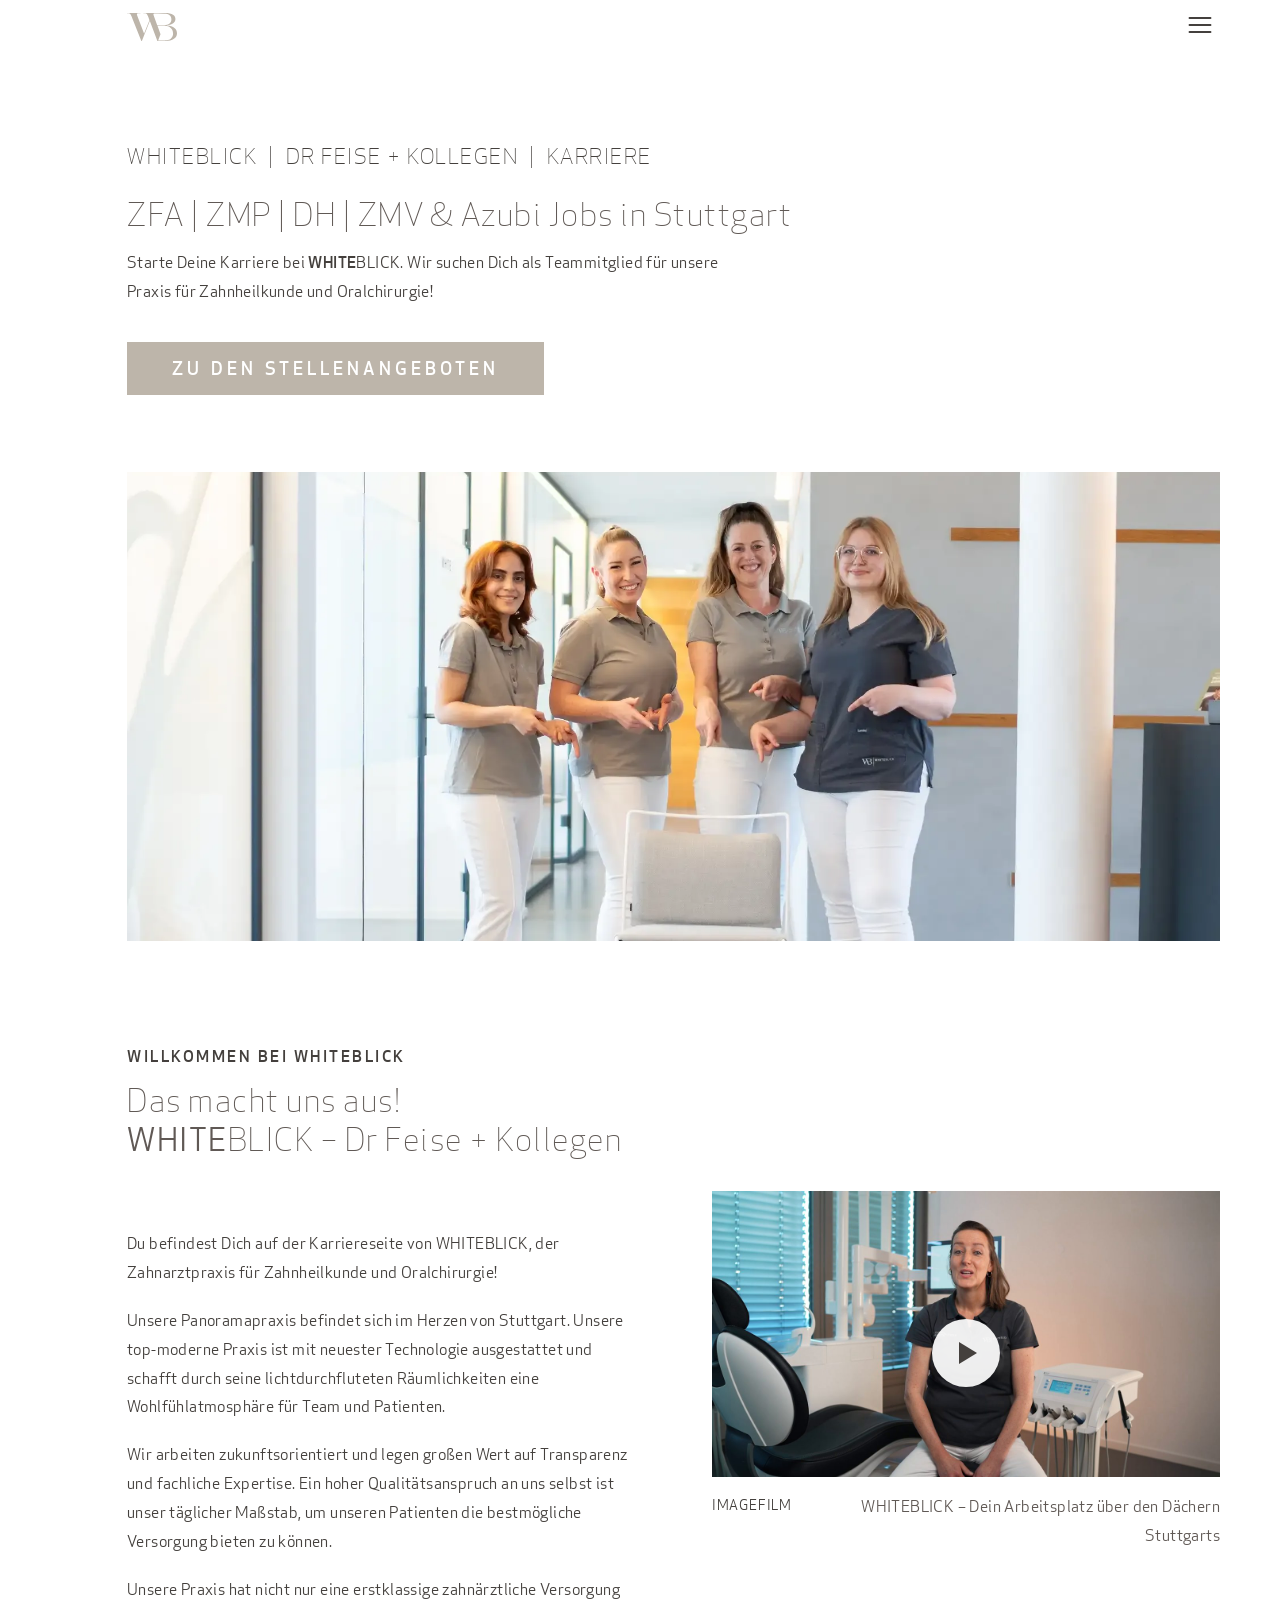
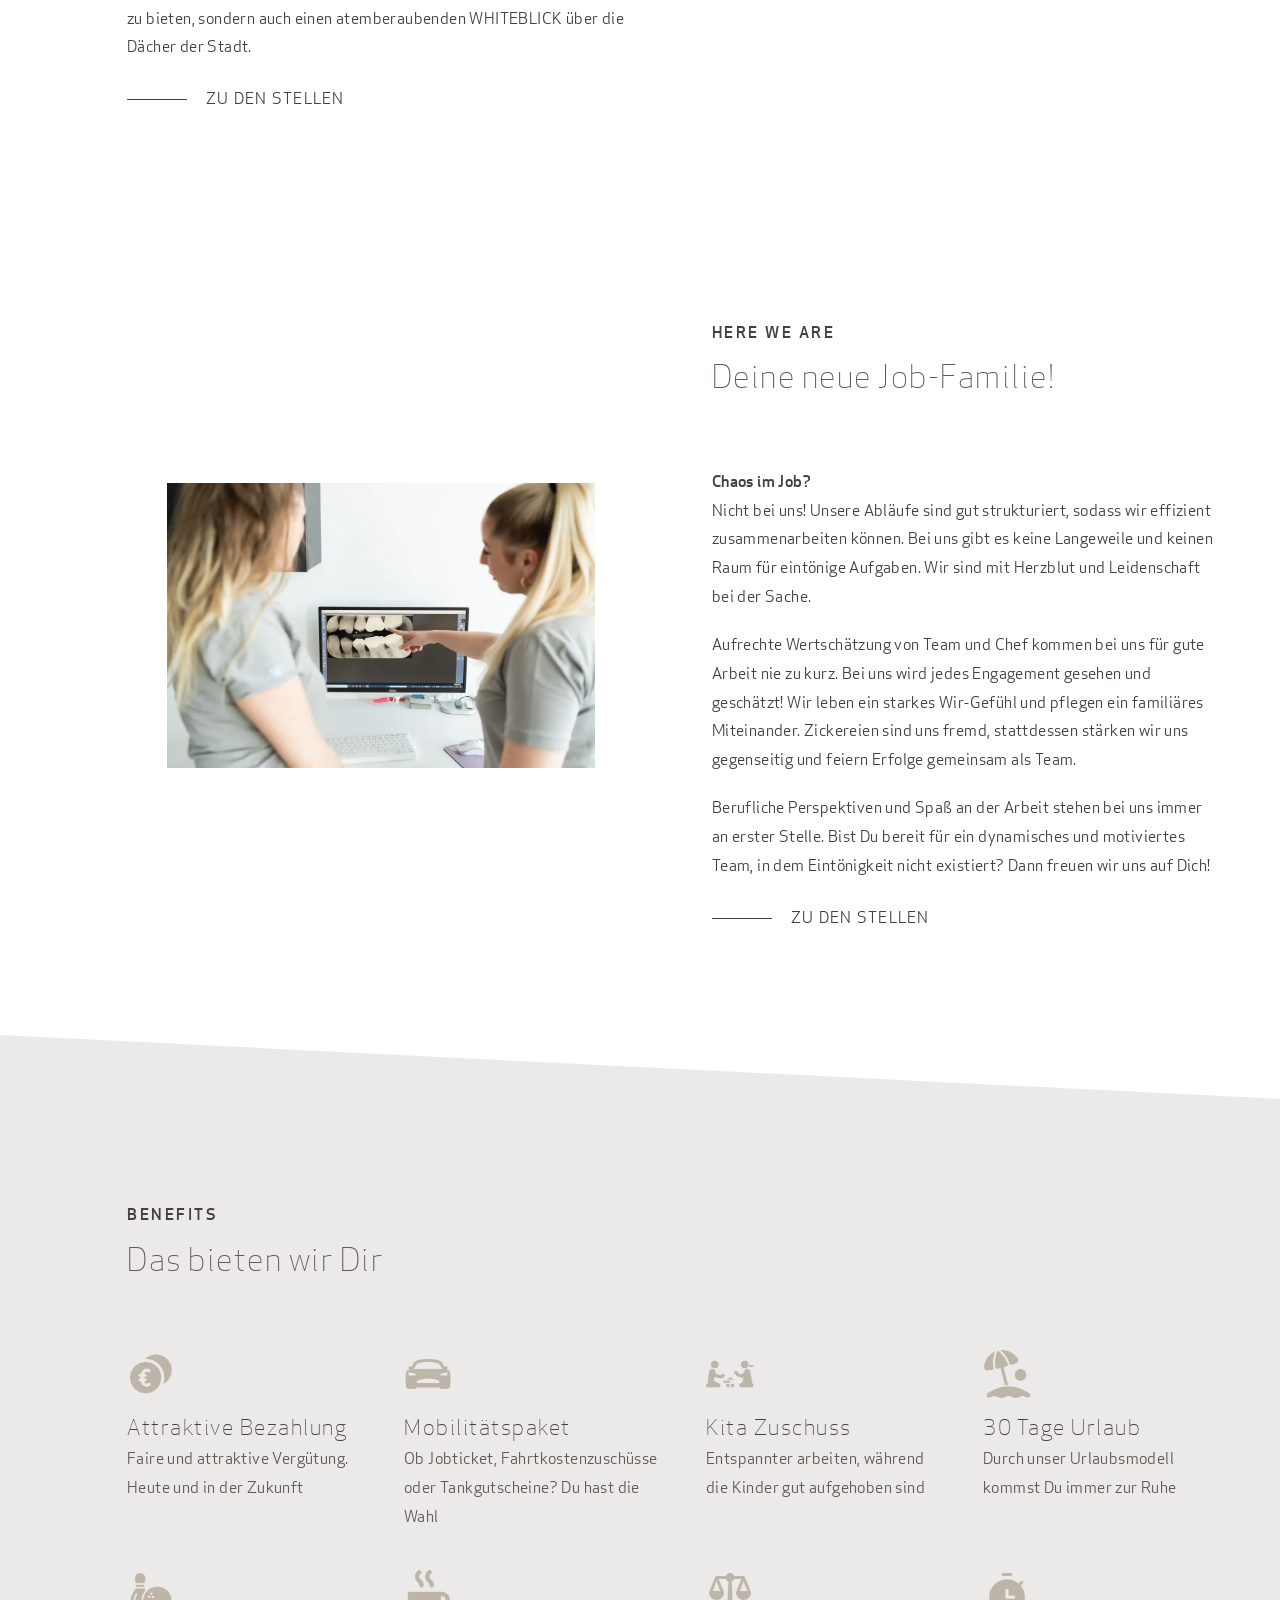
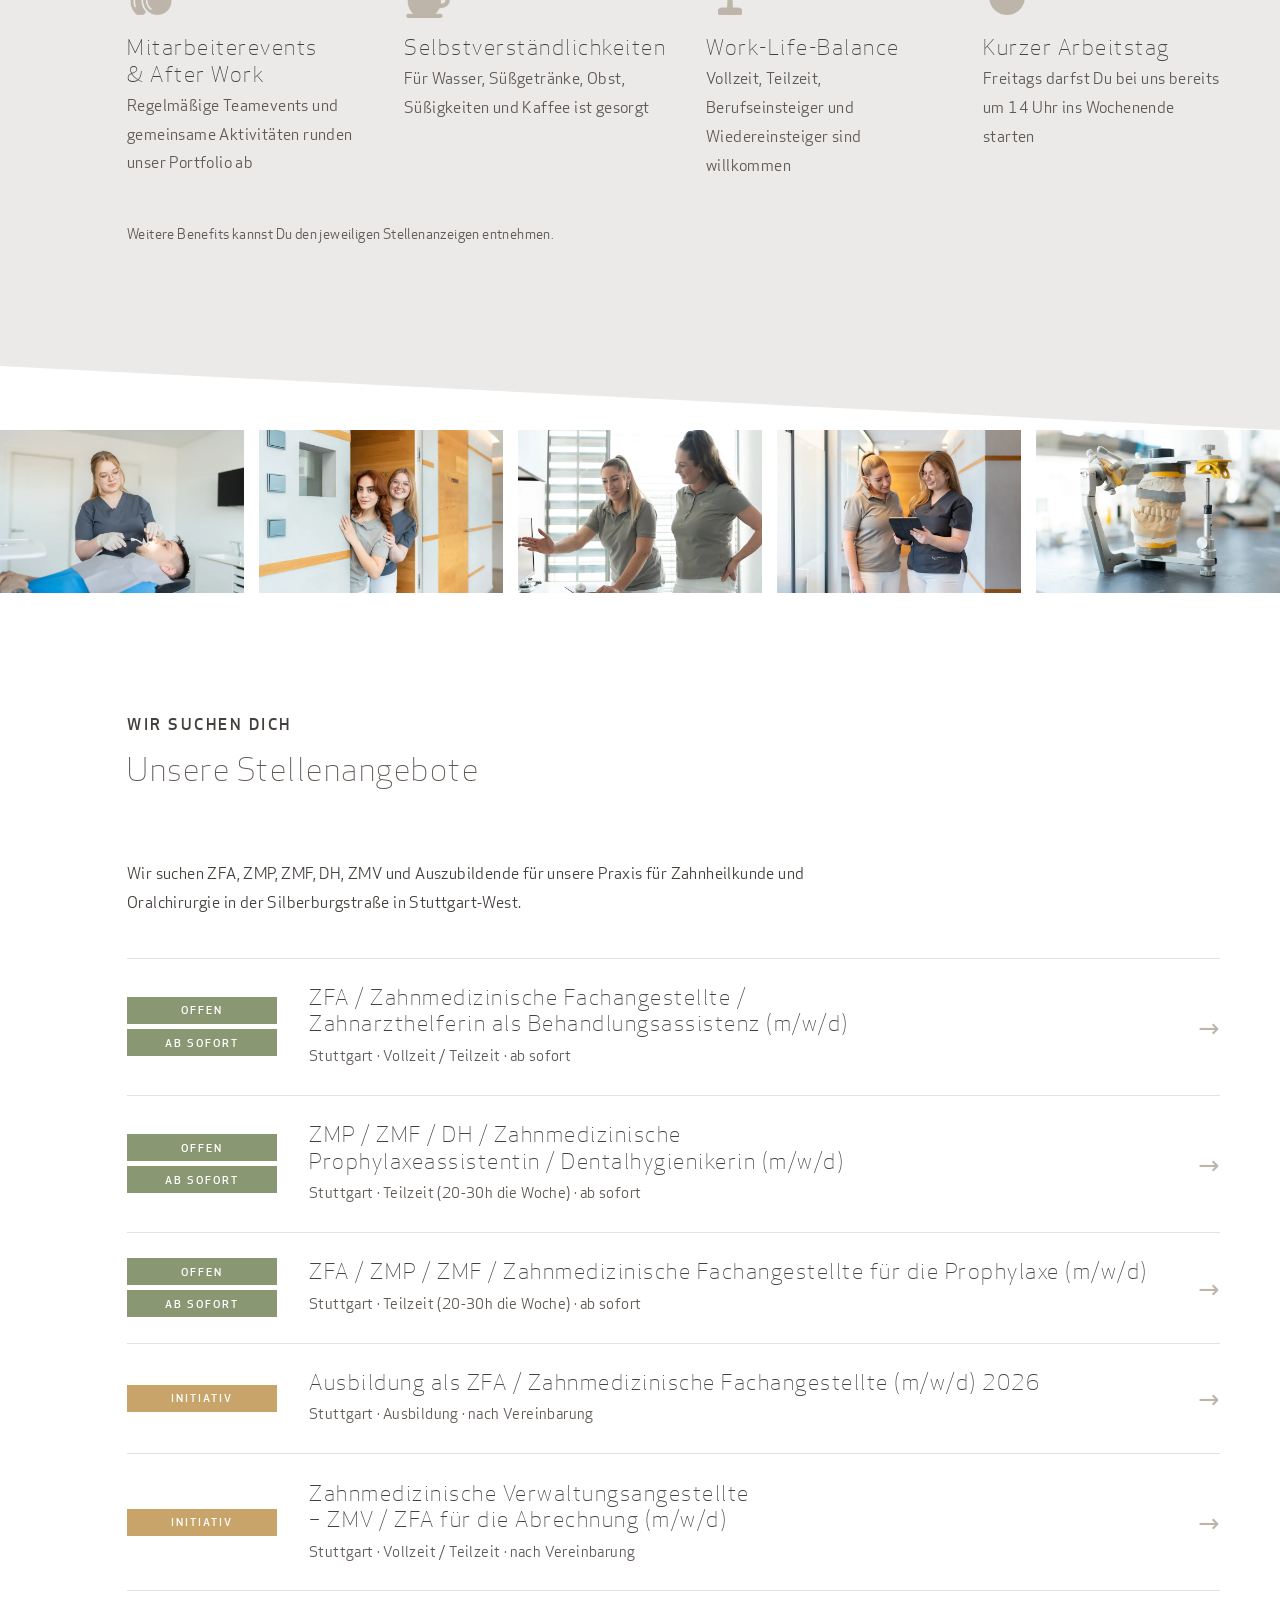
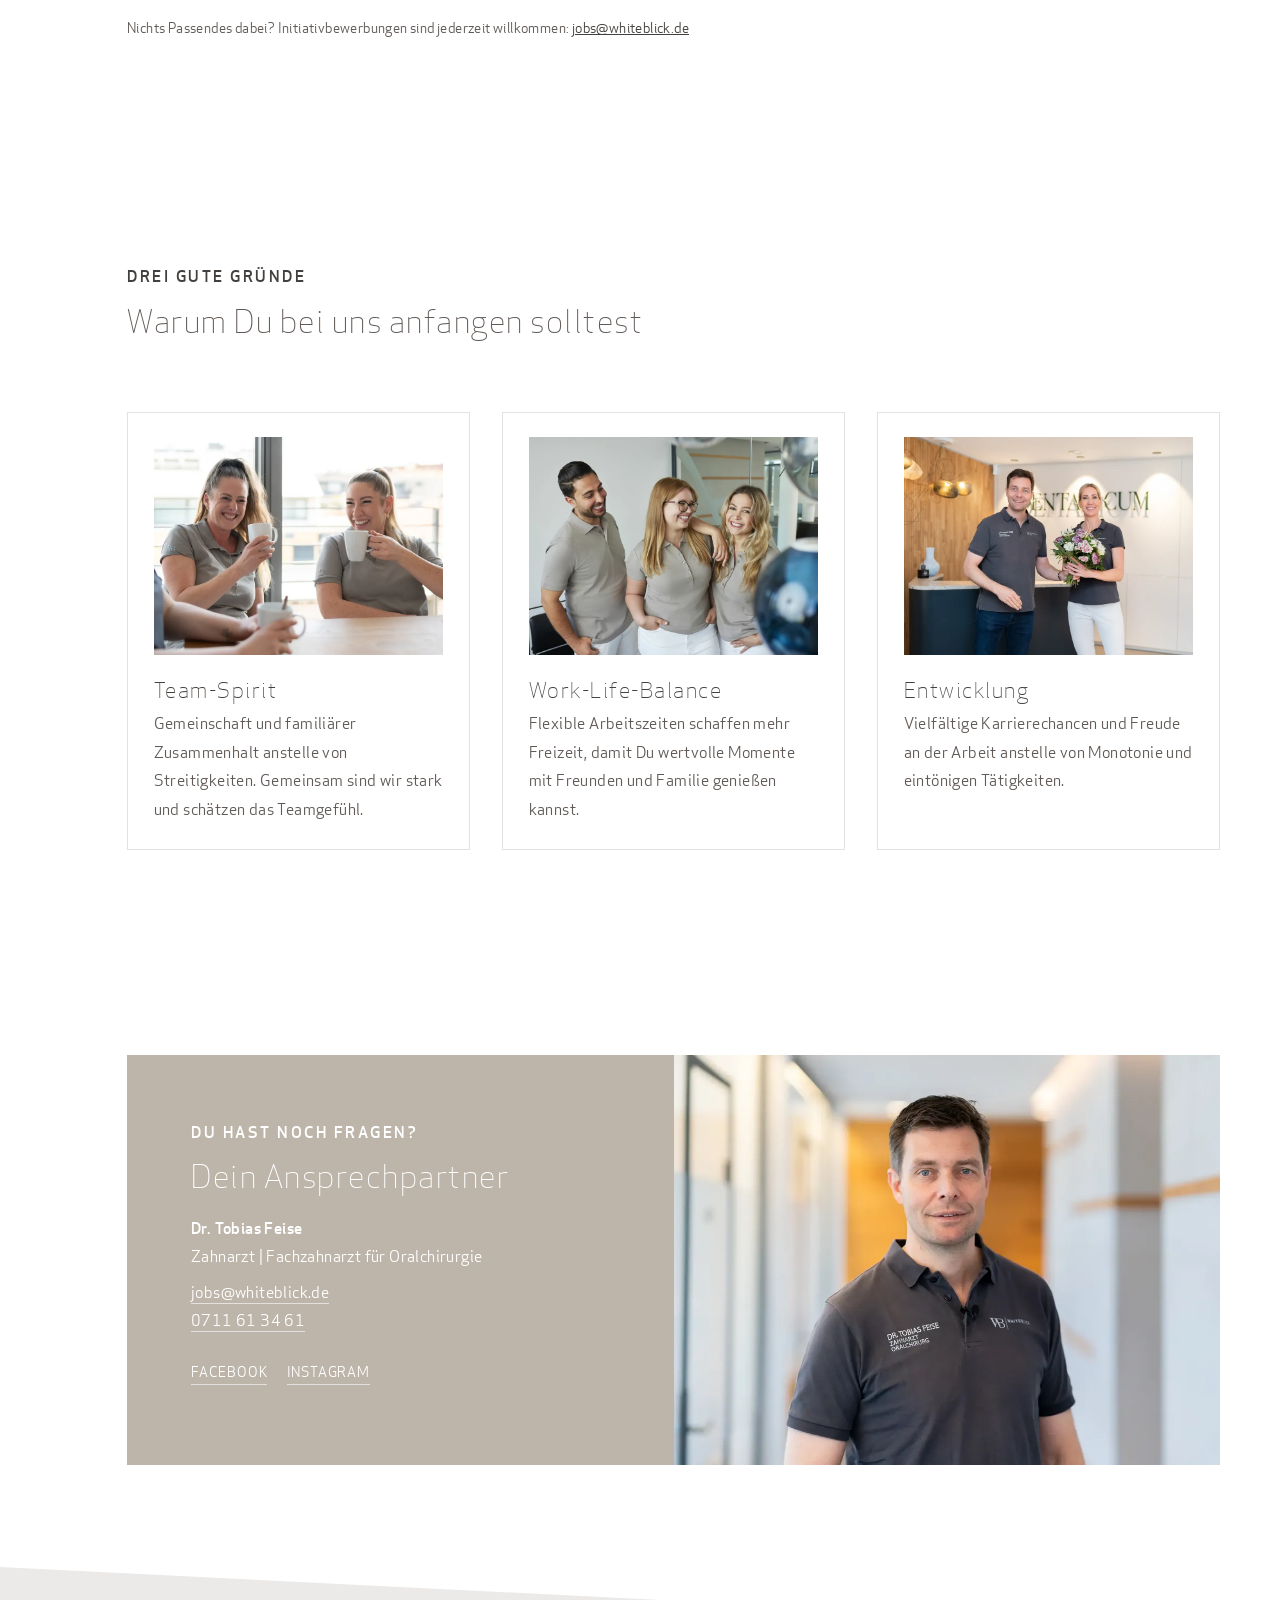
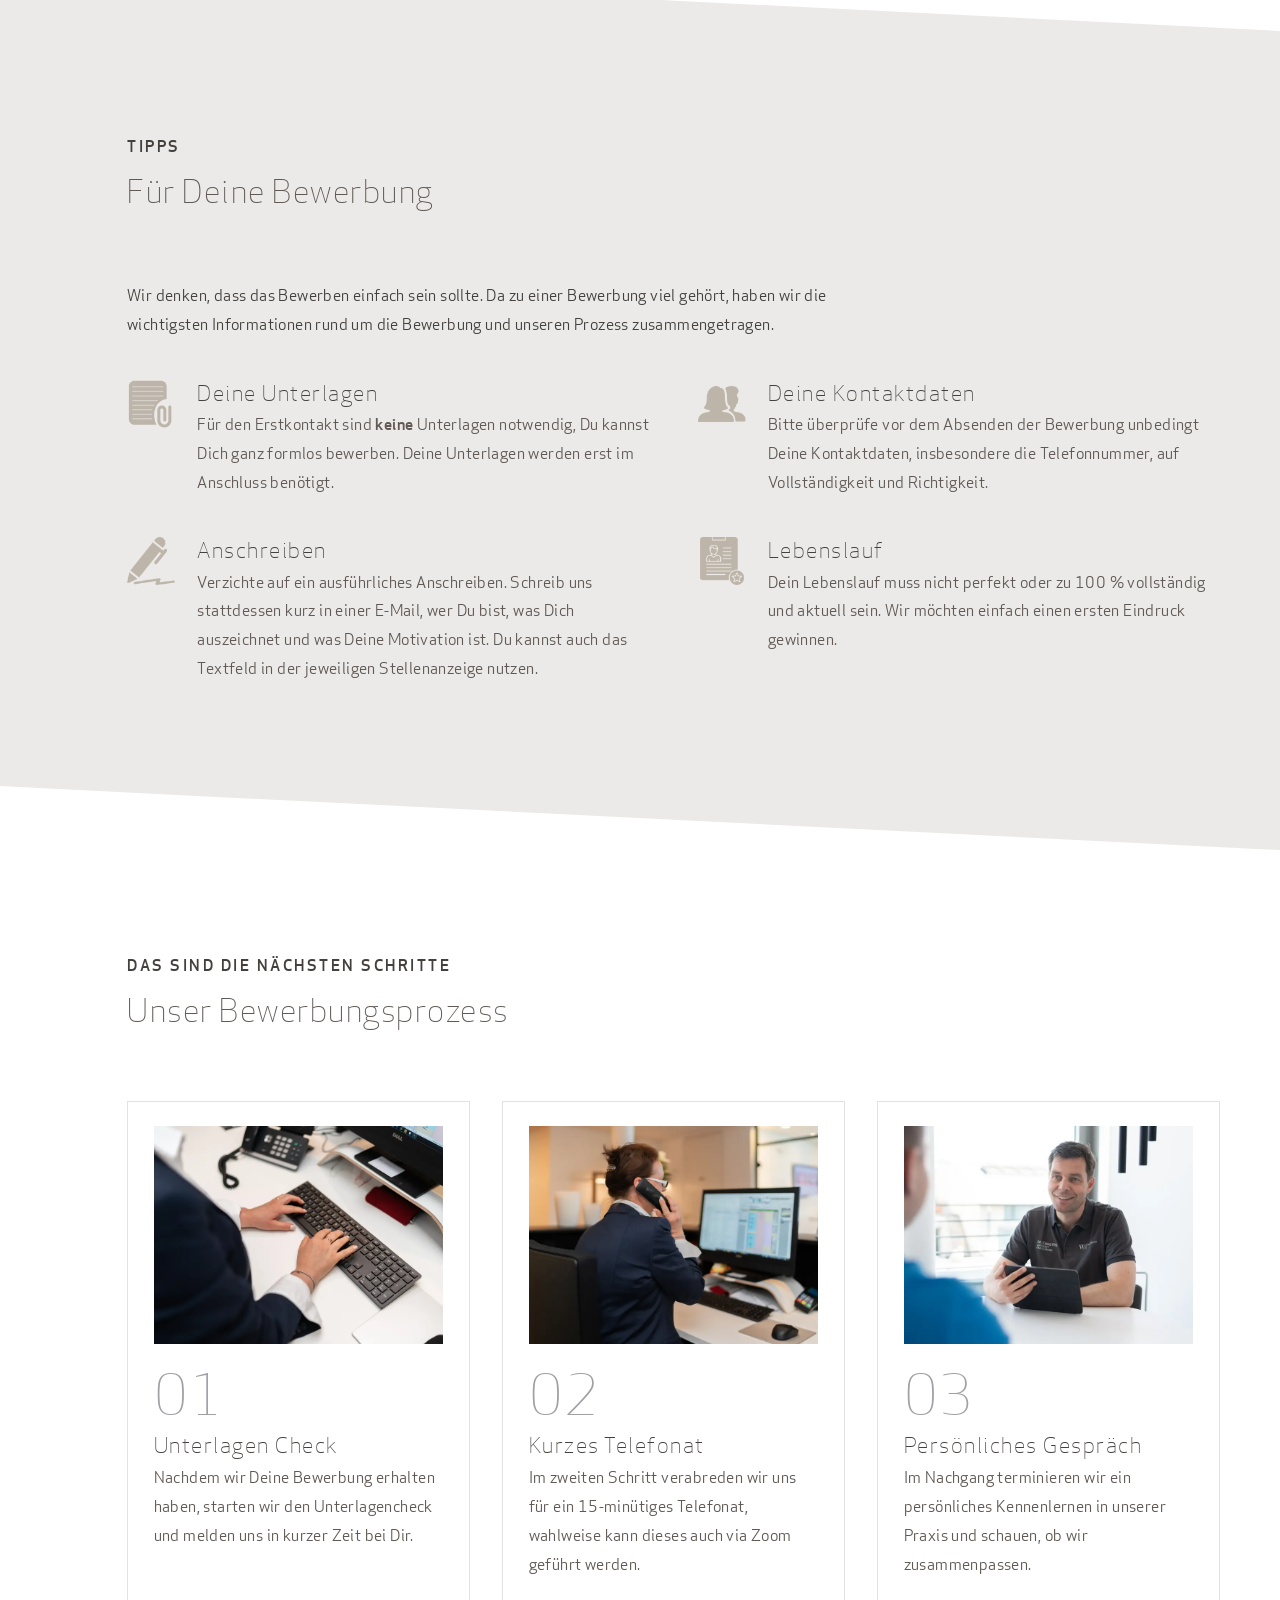
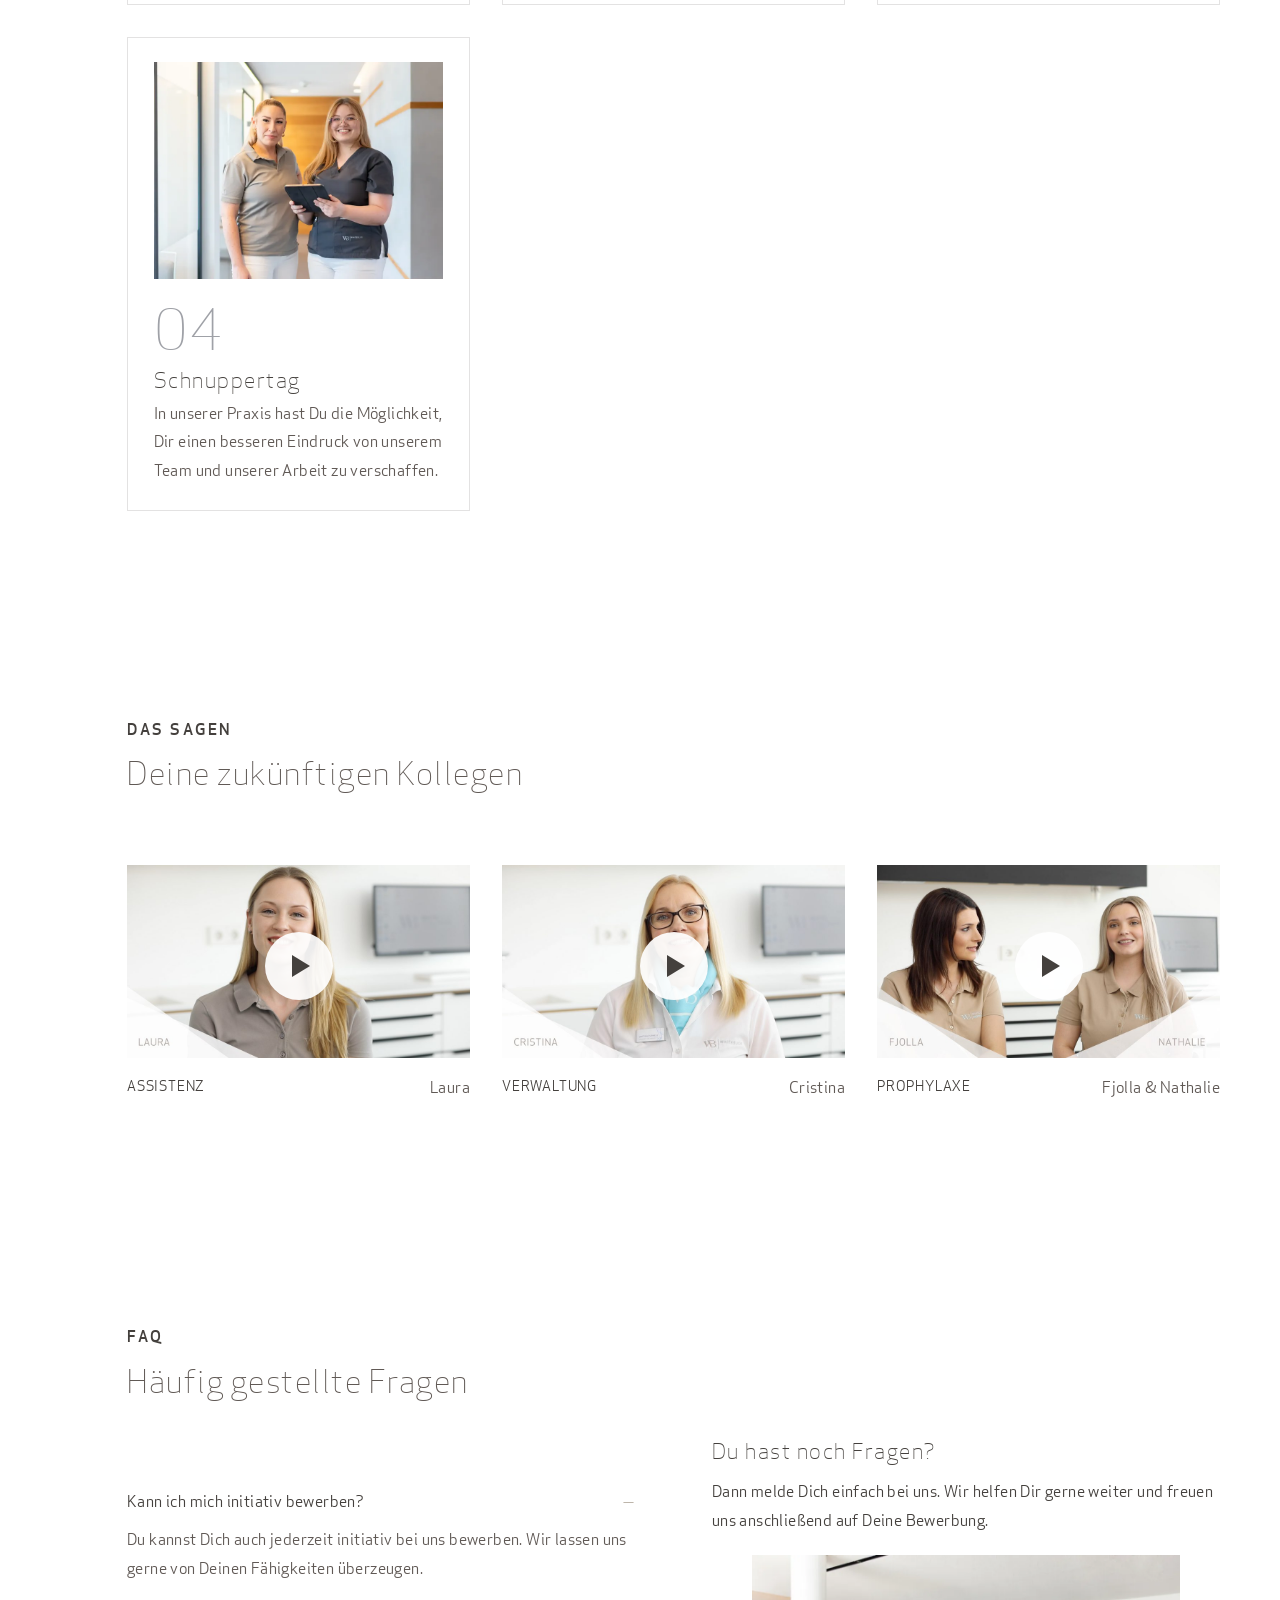
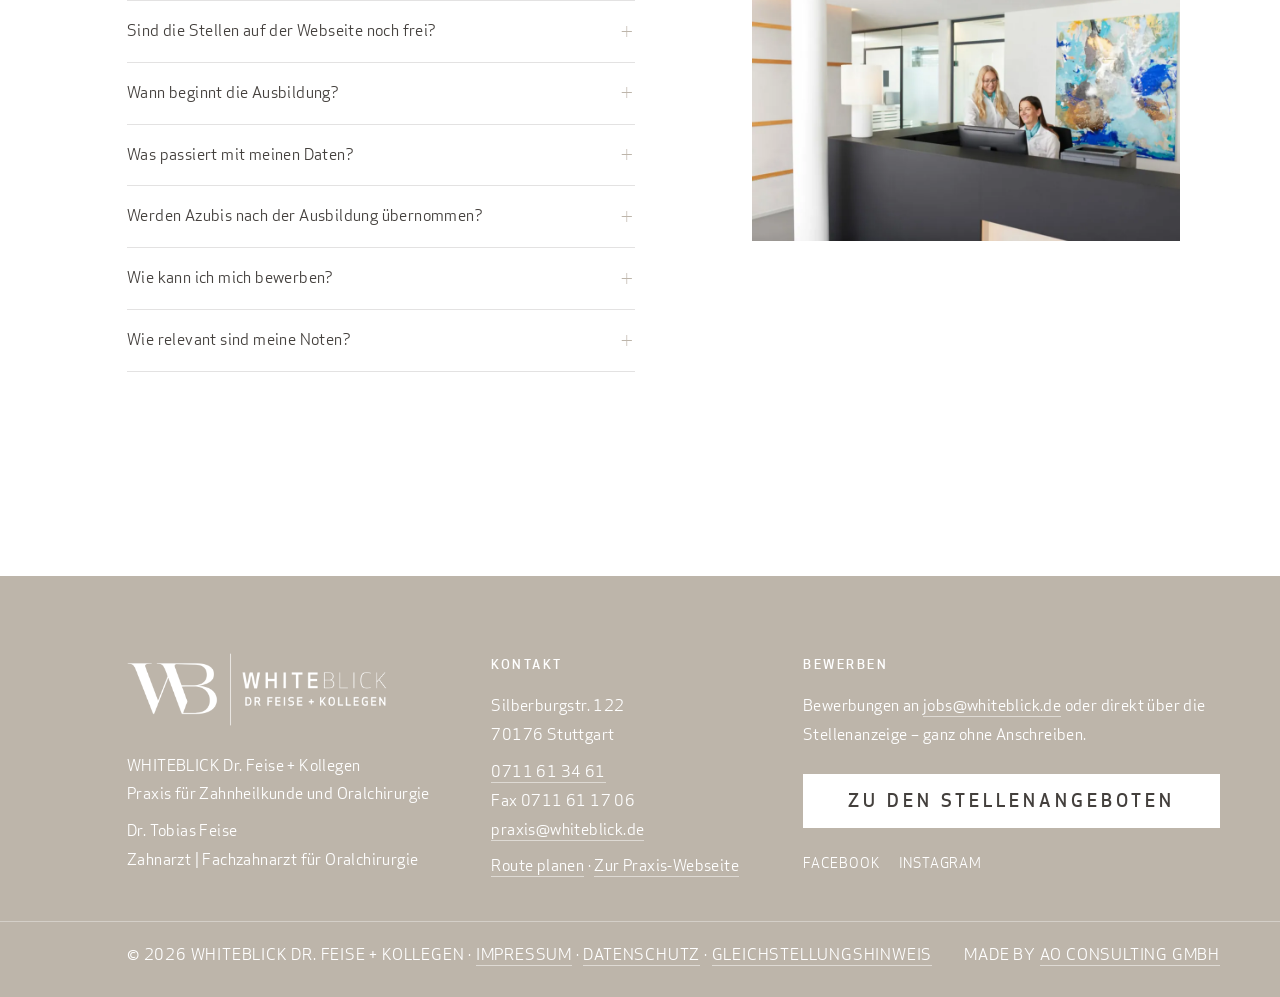
<file: website/index.html>
<!doctype html>
<html lang="de">
<head>
<meta charset="utf-8">
<meta name="viewport" content="width=device-width, initial-scale=1">
<title>ZFA, ZMP, DH & ZMV Jobs in Stuttgart | Karriere bei WHITEBLICK Dr. Feise + Kollegen</title>
<meta name="description" content="Karriere bei WHITEBLICK in Stuttgart: Jobs für ZFA, ZMP, ZMF, DH, ZMV und Azubis. 30 Tage Urlaub, freitags ab 14 Uhr frei, Jobticket, Kita-Zuschuss – Bewerbung ohne Anschreiben.">
<link rel="canonical" href="https://whiteblick-karriere.de/">
<meta property="og:type" content="website">
<meta property="og:locale" content="de_DE">
<meta property="og:title" content="ZFA, ZMP, DH & ZMV Jobs in Stuttgart | Karriere bei WHITEBLICK">
<meta property="og:description" content="Starte Deine Karriere bei WHITEBLICK Dr. Feise + Kollegen – Praxis für Zahnheilkunde und Oralchirurgie im Herzen von Stuttgart.">
<meta property="og:url" content="https://whiteblick-karriere.de/">
<meta property="og:image" content="https://whiteblick-karriere.de/assets/img/og-bild.jpg">
<meta name="theme-color" content="#44403d">
<link rel="icon" href="assets/img/favicon.svg" type="image/svg+xml">
<link rel="stylesheet" href="assets/css/ci.css">
<link rel="stylesheet" href="assets/css/stil.css">
<script type="application/ld+json">
{
  "@context": "https://schema.org",
  "@type": "Organization",
  "name": "WHITEBLICK Dr. Feise + Kollegen",
  "alternateName": "WHITEBLICK Praxis für Zahnheilkunde und Oralchirurgie",
  "url": "https://whiteblick-karriere.de/",
  "logo": "https://whiteblick-karriere.de/assets/img/logo.svg",
  "sameAs": ["https://www.whiteblick.de", "https://www.instagram.com/whiteblick.drfeise/", "https://www.facebook.com/WHITEBLICK/"],
  "address": {"@type": "PostalAddress", "streetAddress": "Silberburgstr. 122", "postalCode": "70176", "addressLocality": "Stuttgart", "addressRegion": "Baden-Württemberg", "addressCountry": "DE"},
  "contactPoint": {"@type": "ContactPoint", "contactType": "recruiting", "email": "jobs@whiteblick.de", "telephone": "+49 711 613461", "availableLanguage": "de"}
}
</script>
<script type="application/ld+json">
{
  "@context": "https://schema.org",
  "@type": "FAQPage",
  "mainEntity": [
    {"@type": "Question", "name": "Kann ich mich initiativ bewerben?", "acceptedAnswer": {"@type": "Answer", "text": "Du kannst Dich auch jederzeit initiativ bei uns bewerben. Wir lassen uns gerne von Deinen Fähigkeiten überzeugen."}},
    {"@type": "Question", "name": "Sind die Stellen auf der Webseite noch frei?", "acceptedAnswer": {"@type": "Answer", "text": "Unsere Webseite ist immer auf dem neusten Stand, daher sind alle ausgeschriebenen Stellen aktuell."}},
    {"@type": "Question", "name": "Wann beginnt die Ausbildung?", "acceptedAnswer": {"@type": "Answer", "text": "Der Startzeitpunkt ist in der Stellenausschreibung festgehalten, sollten sich diese ändern, passen wir diese entsprechend an."}},
    {"@type": "Question", "name": "Was passiert mit meinen Daten?", "acceptedAnswer": {"@type": "Answer", "text": "Die Daten werden bei uns nur hausintern verarbeitet und nicht an Dritte weitergegeben. Gerne können wir diese auf Wunsch löschen oder für spätere Verfahren berücksichtigen."}},
    {"@type": "Question", "name": "Werden Azubis nach der Ausbildung übernommen?", "acceptedAnswer": {"@type": "Answer", "text": "Wir schätzen engagierte und motivierte Teamkollegen sehr, daher ist eine Übernahme möglich."}},
    {"@type": "Question", "name": "Wie kann ich mich bewerben?", "acceptedAnswer": {"@type": "Answer", "text": "In der jeweiligen Stellenanzeige findest Du ein Bewerbungsformular. Alternativ auch via E-Mail oder über den Postweg."}},
    {"@type": "Question", "name": "Wie relevant sind meine Noten?", "acceptedAnswer": {"@type": "Answer", "text": "Grundsätzlich legen wir keinen großen Wert auf Noten, viel wichtiger ist uns die Person hinter der Bewerbung."}}
  ]
}
</script>
</head>
<body>
<a class="skip" href="#inhalt">Zum Inhalt springen</a>

<header class="kopf">
  <div class="wrap kopf-zeile">
    <a class="logo" href="index.html" aria-label="WHITEBLICK Karriere – Startseite"><img src="assets/img/logo.svg" alt="WHITEBLICK" width="54" height="30"></a>
    <button class="navi-schalter" aria-expanded="false" aria-controls="navi" aria-label="Menü öffnen"><svg viewBox="0 0 24 24" aria-hidden="true"><path d="M3 6h18M3 12h18M3 18h18" stroke="currentColor" stroke-width="1.6" fill="none" stroke-linecap="round"/></svg></button>
    <nav class="hauptnavi" id="navi" aria-label="Hauptnavigation">
      <a href="#ueber-uns">Über uns</a>
      <a href="#benefits">Benefits</a>
      <a href="#tipps">Bewerbungstipps</a>
      <a href="#prozess">Bewerbungsprozess</a>
      <a href="#faq">F.A.Q</a>
      <a class="knopf knopf-klein" href="#stellen">Jetzt bewerben</a>
      <span class="social-navi"><a href="https://www.whiteblick.de" rel="noopener">Zur Praxis</a></span>
    </nav>
  </div>
</header>

<main id="inhalt">

  <section class="hero" aria-labelledby="hero-titel">
    <div class="wrap">
      <div class="hero-text">
        <span class="gross">WHITEBLICK &nbsp;|&nbsp; Dr Feise + Kollegen &nbsp;|&nbsp; Karriere</span>
        <h1 id="hero-titel">ZFA | ZMP | DH | ZMV &amp; Azubi Jobs in Stuttgart</h1>
        <p>Starte Deine Karriere bei <b>WHITE</b>BLICK. Wir suchen Dich als Teammitglied für unsere Praxis für Zahnheilkunde und Oralchirurgie!</p>
        <a class="knopf" href="#stellen">Zu den Stellenangeboten</a>
      </div>
      <figure class="hero-bild-rahmen">
        <picture>
          <source srcset="assets/img/hero-team.webp" type="image/webp">
          <img src="assets/img/hero-team.jpg" alt="Vier Mitarbeiterinnen des WHITEBLICK-Teams im Flur der Praxis zeigen auf einen freien Stuhl" width="1920" height="1280" fetchpriority="high">
        </picture>
      </figure>
    </div>
  </section>

  <section id="ueber-uns" class="wrap zwei">
    <div>
      <span class="dachzeile">Willkommen bei WHITEBLICK</span>
      <h2>Das macht uns aus! <br><b>WHITE</b>BLICK – Dr Feise + Kollegen</h2>
      <p>Du befindest Dich auf der Karriereseite von WHITEBLICK, der Zahnarztpraxis für Zahnheilkunde und Oralchirurgie!</p>
      <p>Unsere Panoramapraxis befindet sich im Herzen von Stuttgart. Unsere top-moderne Praxis ist mit neuester Technologie ausgestattet und schafft durch seine lichtdurchfluteten Räumlichkeiten eine Wohlfühlatmosphäre für Team und Patienten.</p>
      <p>Wir arbeiten zukunftsorientiert und legen großen Wert auf Transparenz und fachliche Expertise. Ein hoher Qualitätsanspruch an uns selbst ist unser täglicher Maßstab, um unseren Patienten die bestmögliche Versorgung bieten zu können.</p>
      <p>Unsere Praxis hat nicht nur eine erstklassige zahnärztliche Versorgung zu bieten, sondern auch einen atemberaubenden WHITEBLICK über die Dächer der Stadt.</p>
      <a class="mehr" href="#stellen">Zu den Stellen</a>
    </div>
    <figure class="stimme film">
      <video class="video" preload="none" playsinline poster="assets/img/imagefilm-poster.jpg" width="1280" height="720"><source src="assets/video/imagefilm.mp4" type="video/mp4"></video>
      <button class="abspielen" type="button" aria-label="Imagefilm WHITEBLICK Karriere abspielen"></button>
      <figcaption><strong>Imagefilm</strong><span>WHITEBLICK – Dein Arbeitsplatz über den Dächern Stuttgarts</span></figcaption>
    </figure>
  </section>

  <section id="job-familie" class="wrap zwei umgekehrt">
    <div>
      <span class="dachzeile">Here we are</span>
      <h2>Deine neue Job-Familie!</h2>
      <p><strong>Chaos im Job?</strong><br>Nicht bei uns! Unsere Abläufe sind gut strukturiert, sodass wir effizient zusammenarbeiten können. Bei uns gibt es keine Langeweile und keinen Raum für eintönige Aufgaben. Wir sind mit Herzblut und Leidenschaft bei der Sache.</p>
      <p>Aufrechte Wertschätzung von Team und Chef kommen bei uns für gute Arbeit nie zu kurz. Bei uns wird jedes Engagement gesehen und geschätzt! Wir leben ein starkes Wir-Gefühl und pflegen ein familiäres Miteinander. Zickereien sind uns fremd, stattdessen stärken wir uns gegenseitig und feiern Erfolge gemeinsam als Team.</p>
      <p>Berufliche Perspektiven und Spaß an der Arbeit stehen bei uns immer an erster Stelle. Bist Du bereit für ein dynamisches und motiviertes Team, in dem Eintönigkeit nicht existiert? Dann freuen wir uns auf Dich!</p>
      <a class="mehr" href="#stellen">Zu den Stellen</a>
    </div>
    <figure class="bild-rahmen">
      <picture><source srcset="assets/img/job-familie.webp" type="image/webp"><img src="assets/img/job-familie.jpg" alt="Zwei Mitarbeiterinnen besprechen eine Röntgenaufnahme am Bildschirm" width="1200" height="800" loading="lazy"></picture>
    </figure>
  </section>

  <div id="benefits" class="abschnitt flaeche">
    <section class="wrap mitte">
      <span class="dachzeile">Benefits</span>
      <h2>Das bieten wir Dir</h2>
      <div class="benefits-raster">
        <div class="benefit"><img src="assets/img/icons/euro.png" alt="" width="54" height="54" loading="lazy"><h3>Attraktive Bezahlung</h3><p>Faire und attraktive Vergütung. Heute und in der Zukunft</p></div>
        <div class="benefit"><img src="assets/img/icons/wagen.png" alt="" width="54" height="54" loading="lazy"><h3>Mobilitätspaket</h3><p>Ob Jobticket, Fahrtkostenzuschüsse oder Tankgutscheine? Du hast die Wahl</p></div>
        <div class="benefit"><img src="assets/img/icons/kinder.png" alt="" width="54" height="54" loading="lazy"><h3>Kita Zuschuss</h3><p>Entspannter arbeiten, während die Kinder gut aufgehoben sind</p></div>
        <div class="benefit"><img src="assets/img/icons/sonnenschirm.png" alt="" width="54" height="54" loading="lazy"><h3>30 Tage Urlaub</h3><p>Durch unser Urlaubsmodell kommst Du immer zur Ruhe</p></div>
        <div class="benefit"><img src="assets/img/icons/bowling.png" alt="" width="54" height="54" loading="lazy"><h3>Mitarbeiterevents &amp; After Work</h3><p>Regelmäßige Teamevents und gemeinsame Aktivitäten runden unser Portfolio ab</p></div>
        <div class="benefit"><img src="assets/img/icons/kaffee.png" alt="" width="54" height="54" loading="lazy"><h3>Selbstverständlichkeiten</h3><p>Für Wasser, Süßgetränke, Obst, Süßigkeiten und Kaffee ist gesorgt</p></div>
        <div class="benefit"><img src="assets/img/icons/waage.png" alt="" width="54" height="54" loading="lazy"><h3>Work-Life-Balance</h3><p>Vollzeit, Teilzeit, Berufseinsteiger und Wiedereinsteiger sind willkommen</p></div>
        <div class="benefit"><img src="assets/img/icons/stoppuhr.png" alt="" width="54" height="54" loading="lazy"><h3>Kurzer Arbeitstag</h3><p>Freitags darfst Du bei uns bereits um 14 Uhr ins Wochenende starten</p></div>
      </div>
      <p class="hinweis-klein" style="margin-top:2.5rem">Weitere Benefits kannst Du den jeweiligen Stellenanzeigen entnehmen.</p>
    </section>
  </div>

  <div class="fotoband" aria-label="Einblicke in die Praxis – Bilder laufen automatisch durch">
    <div class="fotoband-spur">
    <img src="assets/img/team-23.webp" alt="Behandlung eines Patienten durch eine Mitarbeiterin" width="900" height="600" loading="lazy">
    <img src="assets/img/team-20.webp" alt="Zwei Kolleginnen schauen lachend aus einer Tür" width="900" height="600" loading="lazy">
    <img src="assets/img/team-16.webp" alt="Zwei Mitarbeiterinnen am Bildschirm" width="900" height="600" loading="lazy">
    <img src="assets/img/team-9.webp" alt="Mitarbeiterin der Praxis" width="900" height="600" loading="lazy">
    <img src="assets/img/team-45.webp" alt="Team von WHITEBLICK" width="900" height="600" loading="lazy">
    <img src="assets/img/team-41.webp" alt="Mitarbeiter im Gespräch" width="900" height="600" loading="lazy">
    <img src="assets/img/team-34.webp" alt="Blick in die Praxis" width="900" height="600" loading="lazy">
    <img src="assets/img/team-29.webp" alt="Mitarbeiterinnen im Behandlungszimmer" width="900" height="600" loading="lazy">
    <img src="assets/img/team-19.webp" alt="Team bei der Arbeit" width="900" height="600" loading="lazy">
    <img src="assets/img/team-6.webp" alt="Vier Kolleginnen in der Pause am Tisch" width="900" height="600" loading="lazy">
    <img aria-hidden="true" src="assets/img/team-23.webp" alt="Behandlung eines Patienten durch eine Mitarbeiterin" width="900" height="600" loading="lazy">
    <img aria-hidden="true" src="assets/img/team-20.webp" alt="Zwei Kolleginnen schauen lachend aus einer Tür" width="900" height="600" loading="lazy">
    <img aria-hidden="true" src="assets/img/team-16.webp" alt="Zwei Mitarbeiterinnen am Bildschirm" width="900" height="600" loading="lazy">
    <img aria-hidden="true" src="assets/img/team-9.webp" alt="Mitarbeiterin der Praxis" width="900" height="600" loading="lazy">
    <img aria-hidden="true" src="assets/img/team-45.webp" alt="Team von WHITEBLICK" width="900" height="600" loading="lazy">
    <img aria-hidden="true" src="assets/img/team-41.webp" alt="Mitarbeiter im Gespräch" width="900" height="600" loading="lazy">
    <img aria-hidden="true" src="assets/img/team-34.webp" alt="Blick in die Praxis" width="900" height="600" loading="lazy">
    <img aria-hidden="true" src="assets/img/team-29.webp" alt="Mitarbeiterinnen im Behandlungszimmer" width="900" height="600" loading="lazy">
    <img aria-hidden="true" src="assets/img/team-19.webp" alt="Team bei der Arbeit" width="900" height="600" loading="lazy">
    <img aria-hidden="true" src="assets/img/team-6.webp" alt="Vier Kolleginnen in der Pause am Tisch" width="900" height="600" loading="lazy">
    </div>
  </div>

  <section id="stellen" class="wrap">
    <div class="mitte">
      <span class="dachzeile">Wir suchen Dich</span>
      <h2>Unsere Stellenangebote</h2>
      <p class="einleitung">Wir suchen ZFA, ZMP, ZMF, DH, ZMV und Auszubildende für unsere Praxis für Zahnheilkunde und Oralchirurgie in der Silberburgstraße in Stuttgart-West.</p>
    </div>
    <div class="stellen-liste">
<!-- STELLEN:ANFANG -->
<!-- generiert von scripts/bauen.py – Änderungen in stellen/*.json -->
<a class="stelle-zeile zustand-aktiv" href="stellen/zfa-behandlungsassistenz-stuttgart.html">
  <span class="marken"><span class="marke marke-gruen">Offen</span><span class="marke marke-gruen">ab sofort</span></span>
  <span>
    <h3>ZFA / Zahnmedizinische Fachangestellte / Zahnarzthelferin als Behandlungsassistenz (m/w/d)</h3>
    <p class="meta">Stuttgart · Vollzeit / Teilzeit · ab sofort</p>
  </span>
  <span class="pfeil" aria-hidden="true">→</span>
</a>

<a class="stelle-zeile zustand-aktiv" href="stellen/zmp-zmf-dh-prophylaxe-stuttgart.html">
  <span class="marken"><span class="marke marke-gruen">Offen</span><span class="marke marke-gruen">ab sofort</span></span>
  <span>
    <h3>ZMP / ZMF / DH / Zahnmedizinische Prophylaxeassistentin / Dentalhygienikerin (m/w/d)</h3>
    <p class="meta">Stuttgart · Teilzeit (20-30h die Woche) · ab sofort</p>
  </span>
  <span class="pfeil" aria-hidden="true">→</span>
</a>

<a class="stelle-zeile zustand-aktiv" href="stellen/zfa-zmp-zmf-prophylaxe-stuttgart.html">
  <span class="marken"><span class="marke marke-gruen">Offen</span><span class="marke marke-gruen">ab sofort</span></span>
  <span>
    <h3>ZFA / ZMP / ZMF / Zahnmedizinische Fachangestellte für die Prophylaxe (m/w/d)</h3>
    <p class="meta">Stuttgart · Teilzeit (20-30h die Woche) · ab sofort</p>
  </span>
  <span class="pfeil" aria-hidden="true">→</span>
</a>

<a class="stelle-zeile zustand-initiativ" href="stellen/ausbildung-zfa-stuttgart.html">
  <span class="marken"><span class="marke marke-orange">Initiativ</span></span>
  <span>
    <h3>Ausbildung als ZFA / Zahnmedizinische Fachangestellte (m/w/d) 2026</h3>
    <p class="meta">Stuttgart · Ausbildung · nach Vereinbarung</p>
  </span>
  <span class="pfeil" aria-hidden="true">→</span>
</a>

<a class="stelle-zeile zustand-initiativ" href="stellen/zmv-abrechnung-stuttgart.html">
  <span class="marken"><span class="marke marke-orange">Initiativ</span></span>
  <span>
    <h3>Zahnmedizinische Verwaltungsangestellte – ZMV / ZFA für die Abrechnung (m/w/d)</h3>
    <p class="meta">Stuttgart · Vollzeit / Teilzeit · nach Vereinbarung</p>
  </span>
  <span class="pfeil" aria-hidden="true">→</span>
</a>

<script type="application/ld+json">{"@context": "https://schema.org", "@type": "ItemList", "itemListElement": [{"@type": "ListItem", "position": 1, "url": "https://whiteblick-karriere.de/stellen/zfa-behandlungsassistenz-stuttgart.html"}, {"@type": "ListItem", "position": 2, "url": "https://whiteblick-karriere.de/stellen/zmp-zmf-dh-prophylaxe-stuttgart.html"}, {"@type": "ListItem", "position": 3, "url": "https://whiteblick-karriere.de/stellen/zfa-zmp-zmf-prophylaxe-stuttgart.html"}, {"@type": "ListItem", "position": 4, "url": "https://whiteblick-karriere.de/stellen/ausbildung-zfa-stuttgart.html"}, {"@type": "ListItem", "position": 5, "url": "https://whiteblick-karriere.de/stellen/zmv-abrechnung-stuttgart.html"}]}</script>
<!-- STELLEN:ENDE -->
    </div>
    <p class="hinweis-klein mitte" style="margin-top:1.5rem">Nichts Passendes dabei? Initiativbewerbungen sind jederzeit willkommen: <a href="mailto:jobs@whiteblick.de">jobs@whiteblick.de</a></p>
  </section>

  <section id="gruende" class="wrap">
    <div class="mitte">
      <span class="dachzeile">Drei gute Gründe</span>
      <h2>Warum Du bei uns anfangen solltest</h2>
    </div>
    <div class="karten">
      <article class="karte"><picture><source srcset="assets/img/gruende-teamspirit.webp" type="image/webp"><img src="assets/img/gruende-teamspirit.jpg" alt="Zwei Kolleginnen trinken lachend Kaffee am Fenster" width="900" height="675" loading="lazy"></picture><div class="karte-text"><h3>Team-Spirit</h3><p>Gemeinschaft und familiärer Zusammenhalt anstelle von Streitigkeiten. Gemeinsam sind wir stark und schätzen das Teamgefühl.</p></div></article>
      <article class="karte"><picture><source srcset="assets/img/gruende-worklife.webp" type="image/webp"><img src="assets/img/gruende-worklife.jpg" alt="Drei Teammitglieder lachen sich an und lehnen sich aneinander" width="900" height="675" loading="lazy"></picture><div class="karte-text"><h3>Work-Life-Balance</h3><p>Flexible Arbeitszeiten schaffen mehr Freizeit, damit Du wertvolle Momente mit Freunden und Familie genießen kannst.</p></div></article>
      <article class="karte"><picture><source srcset="assets/img/gruende-entwicklung.webp" type="image/webp"><img src="assets/img/gruende-entwicklung.jpg" alt="Dr. Feise überreicht einer Mitarbeiterin einen Blumenstrauß am Empfang" width="900" height="675" loading="lazy"></picture><div class="karte-text"><h3>Entwicklung</h3><p>Vielfältige Karrierechancen und Freude an der Arbeit anstelle von Monotonie und eintönigen Tätigkeiten.</p></div></article>
    </div>
  </section>

  <section id="kontakt" class="wrap">
    <div class="ansprech">
      <div class="text">
        <span class="dachzeile">Du hast noch Fragen?</span>
        <h2>Dein Ansprechpartner</h2>
        <p><strong>Dr. Tobias Feise</strong><br>Zahnarzt | Fachzahnarzt für Oralchirurgie</p>
        <p><a href="mailto:jobs@whiteblick.de">jobs@whiteblick.de</a><br><a href="tel:+49711613461">0711 61 34 61</a></p>
        <span class="social-navi"><a href="https://www.facebook.com/WHITEBLICK/" rel="noopener" target="_blank">Facebook</a><a href="https://www.instagram.com/whiteblick.drfeise/" rel="noopener" target="_blank">Instagram</a></span>
      </div>
      <picture><source srcset="assets/img/ansprechpartner-dr-feise.webp" type="image/webp"><img src="assets/img/ansprechpartner-dr-feise.jpg" alt="Dr. Tobias Feise im Flur der Praxis" width="1000" height="750" loading="lazy"></picture>
    </div>
  </section>

  <div id="tipps" class="abschnitt flaeche flaeche-creme">
    <section class="wrap">
      <div class="mitte">
        <span class="dachzeile">Tipps</span>
        <h2>Für Deine Bewerbung</h2>
        <p class="einleitung">Wir denken, dass das Bewerben einfach sein sollte. Da zu einer Bewerbung viel gehört, haben wir die wichtigsten Informationen rund um die Bewerbung und unseren Prozess zusammengetragen.</p>
      </div>
      <div class="tipps">
        <div class="tipp"><img src="assets/img/icons/dokument.svg" alt="" width="56" height="56" loading="lazy"><div><h3>Deine Unterlagen</h3><p>Für den Erstkontakt sind <strong>keine</strong> Unterlagen notwendig, Du kannst Dich ganz formlos bewerben. Deine Unterlagen werden erst im Anschluss benötigt.</p></div></div>
        <div class="tipp"><img src="assets/img/icons/kontakt.png" alt="" width="56" height="56" loading="lazy"><div><h3>Deine Kontaktdaten</h3><p>Bitte überprüfe vor dem Absenden der Bewerbung unbedingt Deine Kontaktdaten, insbesondere die Telefonnummer, auf Vollständigkeit und Richtigkeit.</p></div></div>
        <div class="tipp"><img src="assets/img/icons/anschreiben.png" alt="" width="56" height="56" loading="lazy"><div><h3>Anschreiben</h3><p>Verzichte auf ein ausführliches Anschreiben. Schreib uns stattdessen kurz in einer E-Mail, wer Du bist, was Dich auszeichnet und was Deine Motivation ist. Du kannst auch das Textfeld in der jeweiligen Stellenanzeige nutzen.</p></div></div>
        <div class="tipp"><img src="assets/img/icons/lebenslauf.png" alt="" width="56" height="56" loading="lazy"><div><h3>Lebenslauf</h3><p>Dein Lebenslauf muss nicht perfekt oder zu 100 % vollständig und aktuell sein. Wir möchten einfach einen ersten Eindruck gewinnen.</p></div></div>
      </div>
    </section>
  </div>

  <section id="prozess" class="wrap">
    <div class="mitte">
      <span class="dachzeile">Das sind die nächsten Schritte</span>
      <h2>Unser Bewerbungsprozess</h2>
    </div>
    <div class="karten nummeriert">
      <article class="karte"><picture><source srcset="assets/img/prozess-unterlagen.webp" type="image/webp"><img src="assets/img/prozess-unterlagen.jpg" alt="Hände an einer Tastatur am Empfang" width="800" height="600" loading="lazy"></picture><div class="karte-text"><h3>Unterlagen Check</h3><p>Nachdem wir Deine Bewerbung erhalten haben, starten wir den Unterlagencheck und melden uns in kurzer Zeit bei Dir.</p></div></article>
      <article class="karte"><picture><source srcset="assets/img/prozess-telefonat.webp" type="image/webp"><img src="assets/img/prozess-telefonat.jpg" alt="Mitarbeiterin telefoniert am Empfang" width="800" height="600" loading="lazy"></picture><div class="karte-text"><h3>Kurzes Telefonat</h3><p>Im zweiten Schritt verabreden wir uns für ein 15-minütiges Telefonat, wahlweise kann dieses auch via Zoom geführt werden.</p></div></article>
      <article class="karte"><picture><source srcset="assets/img/prozess-gespraech.webp" type="image/webp"><img src="assets/img/prozess-gespraech.jpg" alt="Dr. Feise im Gespräch mit einem Bewerber" width="800" height="600" loading="lazy"></picture><div class="karte-text"><h3>Persönliches Gespräch</h3><p>Im Nachgang terminieren wir ein persönliches Kennenlernen in unserer Praxis und schauen, ob wir zusammenpassen.</p></div></article>
      <article class="karte"><picture><source srcset="assets/img/prozess-probearbeiten.webp" type="image/webp"><img src="assets/img/prozess-probearbeiten.jpg" alt="Zwei Mitarbeiterinnen mit Tablet im Praxisflur" width="800" height="600" loading="lazy"></picture><div class="karte-text"><h3>Schnuppertag</h3><p>In unserer Praxis hast Du die Möglichkeit, Dir einen besseren Eindruck von unserem Team und unserer Arbeit zu verschaffen.</p></div></article>
    </div>
  </section>

  <section id="team" class="wrap">
    <div class="mitte">
      <span class="dachzeile">Das sagen</span>
      <h2>Deine zukünftigen Kollegen</h2>
    </div>
    <div class="stimmen">
      <figure class="stimme">
        <video class="video" preload="none" playsinline poster="assets/img/video-assistenz.jpg" width="960" height="540"><source src="assets/video/assistenz.mp4" type="video/mp4"></video>
        <button class="abspielen" type="button" aria-label="Video Assistenz abspielen"></button>
        <figcaption><strong>Assistenz</strong><span>Laura</span></figcaption>
      </figure>
      <figure class="stimme">
        <video class="video" preload="none" playsinline poster="assets/img/video-verwaltung.jpg" width="960" height="540"><source src="assets/video/verwaltung.mp4" type="video/mp4"></video>
        <button class="abspielen" type="button" aria-label="Video Verwaltung abspielen"></button>
        <figcaption><strong>Verwaltung</strong><span>Cristina</span></figcaption>
      </figure>
      <figure class="stimme">
        <video class="video" preload="none" playsinline poster="assets/img/video-prophylaxe.jpg" width="960" height="540"><source src="assets/video/prophylaxe.mp4" type="video/mp4"></video>
        <button class="abspielen" type="button" aria-label="Video Prophylaxe abspielen"></button>
        <figcaption><strong>Prophylaxe</strong><span>Fjolla &amp; Nathalie</span></figcaption>
      </figure>
    </div>
  </section>

  <section id="faq" class="wrap zwei faq">
    <div>
      <span class="dachzeile">FAQ</span>
      <h2>Häufig gestellte Fragen</h2>
      <details open><summary>Kann ich mich initiativ bewerben?</summary><p>Du kannst Dich auch jederzeit initiativ bei uns bewerben. Wir lassen uns gerne von Deinen Fähigkeiten überzeugen.</p></details>
      <details><summary>Sind die Stellen auf der Webseite noch frei?</summary><p>Unsere Webseite ist immer auf dem neusten Stand, daher sind alle ausgeschriebenen Stellen aktuell.</p></details>
      <details><summary>Wann beginnt die Ausbildung?</summary><p>Der Startzeitpunkt ist in der Stellenausschreibung festgehalten, sollten sich diese ändern, passen wir diese entsprechend an.</p></details>
      <details><summary>Was passiert mit meinen Daten?</summary><p>Die Daten werden bei uns nur hausintern verarbeitet und nicht an Dritte weitergegeben. Gerne können wir diese auf Wunsch löschen oder für spätere Verfahren berücksichtigen.</p></details>
      <details><summary>Werden Azubis nach der Ausbildung übernommen?</summary><p>Wir schätzen engagierte und motivierte Teamkollegen sehr, daher ist eine Übernahme möglich.</p></details>
      <details><summary>Wie kann ich mich bewerben?</summary><p>In der jeweiligen Stellenanzeige findest Du ein Bewerbungsformular. Alternativ auch via E-Mail oder über den Postweg.</p></details>
      <details><summary>Wie relevant sind meine Noten?</summary><p>Grundsätzlich legen wir keinen großen Wert auf Noten, viel wichtiger ist uns die Person hinter der Bewerbung.</p></details>
    </div>
    <div>
      <h3 style="font-weight:300;font-size:1.4rem">Du hast noch Fragen?</h3>
      <p>Dann melde Dich einfach bei uns. Wir helfen Dir gerne weiter und freuen uns anschließend auf Deine Bewerbung.</p>
      <figure class="bild-rahmen"><picture><source srcset="assets/img/faq-empfang.webp" type="image/webp"><img src="assets/img/faq-empfang.jpg" alt="Zwei Mitarbeiterinnen am Empfang der Praxis" width="1000" height="666" loading="lazy"></picture></figure>
    </div>
  </section>

</main>

<footer class="fuss">
  <div class="wrap fuss-oben">
    <div>
      <img src="assets/img/logo-dachmarke-weiss.png" alt="WHITEBLICK Dr. Feise + Kollegen" width="280" height="78">
      <p>WHITEBLICK Dr. Feise + Kollegen<br>Praxis für Zahnheilkunde und Oralchirurgie</p>
      <p>Dr. Tobias Feise<br>Zahnarzt | Fachzahnarzt für Oralchirurgie</p>
    </div>
    <div>
      <p class="fuss-titel">Kontakt</p>
      <p>Silberburgstr. 122<br>70176 Stuttgart</p>
      <p><a href="tel:+49711613461">0711 61 34 61</a><br>Fax 0711 61 17 06<br><a href="mailto:praxis@whiteblick.de">praxis@whiteblick.de</a></p>
      <p><a href="https://www.google.com/maps/dir/?api=1&amp;destination=Silberburgstr.%20122%2C%2070176%20Stuttgart" rel="noopener" target="_blank">Route planen</a> · <a href="https://www.whiteblick.de" rel="noopener">Zur Praxis-Webseite</a></p>
    </div>
    <div>
      <p class="fuss-titel">Bewerben</p>
      <p>Bewerbungen an <a href="mailto:jobs@whiteblick.de">jobs@whiteblick.de</a> oder direkt über die Stellenanzeige – ganz ohne Anschreiben.</p>
      <a class="knopf knopf-hell" href="#stellen">Zu den Stellenangeboten</a>
      <p style="margin-top:1.4rem"><span class="social-navi"><a href="https://www.facebook.com/WHITEBLICK/" rel="noopener" target="_blank">Facebook</a><a href="https://www.instagram.com/whiteblick.drfeise/" rel="noopener" target="_blank">Instagram</a></span></p>
    </div>
  </div>
  <div class="wrap fuss-unten">
    <p>© <span data-jahr></span> WHITEBLICK Dr. Feise + Kollegen · <a href="rechtliches/impressum.html">Impressum</a> · <a href="rechtliches/datenschutz.html">Datenschutz</a> · <a href="rechtliches/gleichstellungshinweis.html">Gleichstellungshinweis</a></p>
    <p>made by <a href="https://ao-consult.de" rel="noopener">AO Consulting GmbH</a></p>
  </div>
</footer>

<script src="assets/js/konfiguration.js"></script>
<script src="assets/js/app.js" defer></script>
<script src="assets/js/statistik.js" defer></script>
</body>
</html>
</file>
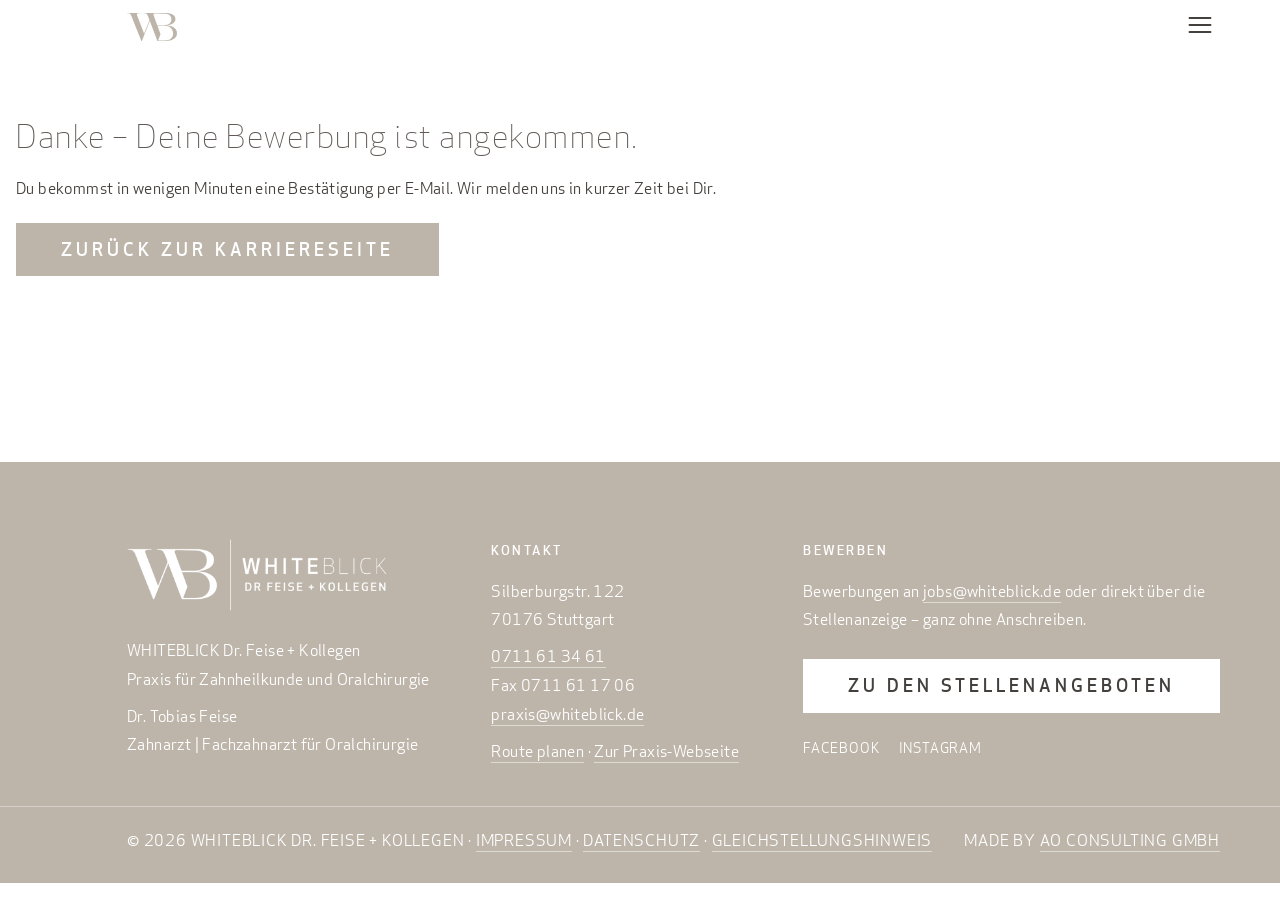
<file: website/danke.html>
<!doctype html><html lang="de"><head><meta charset="utf-8"><meta name="viewport" content="width=device-width, initial-scale=1">
<title>Danke für Deine Bewerbung | WHITEBLICK Dr. Feise + Kollegen</title><meta name="description" content="Deine Bewerbung ist bei WHITEBLICK Dr. Feise + Kollegen eingegangen. Wir melden uns in Kürze.">
<meta name="robots" content="noindex"><link rel="canonical" href="https://whiteblick-karriere.de/danke.html">
<link rel="stylesheet" href="assets/css/ci.css"><link rel="stylesheet" href="assets/css/stil.css"></head>
<body>
<!-- RAHMEN:KOPF -->
<a class="skip" href="#inhalt">Zum Inhalt springen</a>
<header class="kopf">
  <div class="wrap kopf-zeile">
    <a class="logo" href="index.html" aria-label="WHITEBLICK Karriere – Startseite"><img src="assets/img/logo.svg" alt="WHITEBLICK" width="54" height="30"></a>
    <button class="navi-schalter" aria-expanded="false" aria-controls="navi" aria-label="Menü öffnen"><svg viewBox="0 0 24 24" aria-hidden="true"><path d="M3 6h18M3 12h18M3 18h18" stroke="currentColor" stroke-width="1.6" fill="none" stroke-linecap="round"/></svg></button>
    <nav class="hauptnavi" id="navi" aria-label="Hauptnavigation">
      <a href="index.html#ueber-uns">Über uns</a>
      <a href="index.html#benefits">Benefits</a>
      <a href="index.html#tipps">Bewerbungstipps</a>
      <a href="index.html#prozess">Bewerbungsprozess</a>
      <a href="index.html#faq">F.A.Q</a>
      <a class="knopf knopf-klein" href="index.html#stellen">Jetzt bewerben</a>
      <span class="social-navi"><a href="https://www.whiteblick.de" rel="noopener">Zur Praxis</a></span>
    </nav>
  </div>
</header>
<!-- /RAHMEN:KOPF --><main id="inhalt" class="wrap" style="padding:4rem 16px"><h1>Danke – Deine Bewerbung ist angekommen.</h1>
<p>Du bekommst in wenigen Minuten eine Bestätigung per E-Mail. Wir melden uns in kurzer Zeit bei Dir.</p>
<p><a class="knopf" href="index.html">Zurück zur Karriereseite</a></p></main><!-- RAHMEN:FUSS -->
<footer class="fuss">
  <div class="wrap fuss-oben">
    <div>
      <img src="assets/img/logo-dachmarke-weiss.png" alt="WHITEBLICK Dr. Feise + Kollegen" width="280" height="78">
      <p>WHITEBLICK Dr. Feise + Kollegen<br>Praxis für Zahnheilkunde und Oralchirurgie</p>
      <p>Dr. Tobias Feise<br>Zahnarzt | Fachzahnarzt für Oralchirurgie</p>
    </div>
    <div>
      <p class="fuss-titel">Kontakt</p>
      <p>Silberburgstr. 122<br>70176 Stuttgart</p>
      <p><a href="tel:+49711613461">0711 61 34 61</a><br>Fax 0711 61 17 06<br><a href="mailto:praxis@whiteblick.de">praxis@whiteblick.de</a></p>
      <p><a href="https://www.google.com/maps/dir/?api=1&amp;destination=Silberburgstr.%20122%2C%2070176%20Stuttgart" rel="noopener" target="_blank">Route planen</a> · <a href="https://www.whiteblick.de" rel="noopener">Zur Praxis-Webseite</a></p>
    </div>
    <div>
      <p class="fuss-titel">Bewerben</p>
      <p>Bewerbungen an <a href="mailto:jobs@whiteblick.de">jobs@whiteblick.de</a> oder direkt über die Stellenanzeige – ganz ohne Anschreiben.</p>
      <a class="knopf knopf-hell" href="index.html#stellen">Zu den Stellenangeboten</a>
      <p style="margin-top:1.4rem"><span class="social-navi"><a href="https://www.facebook.com/WHITEBLICK/" rel="noopener" target="_blank">Facebook</a><a href="https://www.instagram.com/whiteblick.drfeise/" rel="noopener" target="_blank">Instagram</a></span></p>
    </div>
  </div>
  <div class="wrap fuss-unten">
    <p>© <span data-jahr></span> WHITEBLICK Dr. Feise + Kollegen · <a href="rechtliches/impressum.html">Impressum</a> · <a href="rechtliches/datenschutz.html">Datenschutz</a> · <a href="rechtliches/gleichstellungshinweis.html">Gleichstellungshinweis</a></p>
    <p>made by <a href="https://ao-consult.de" rel="noopener">AO Consulting GmbH</a></p>
  </div>
</footer>
<script src="assets/js/app.js" defer></script>
<!-- /RAHMEN:FUSS -->
</body></html>
</file>
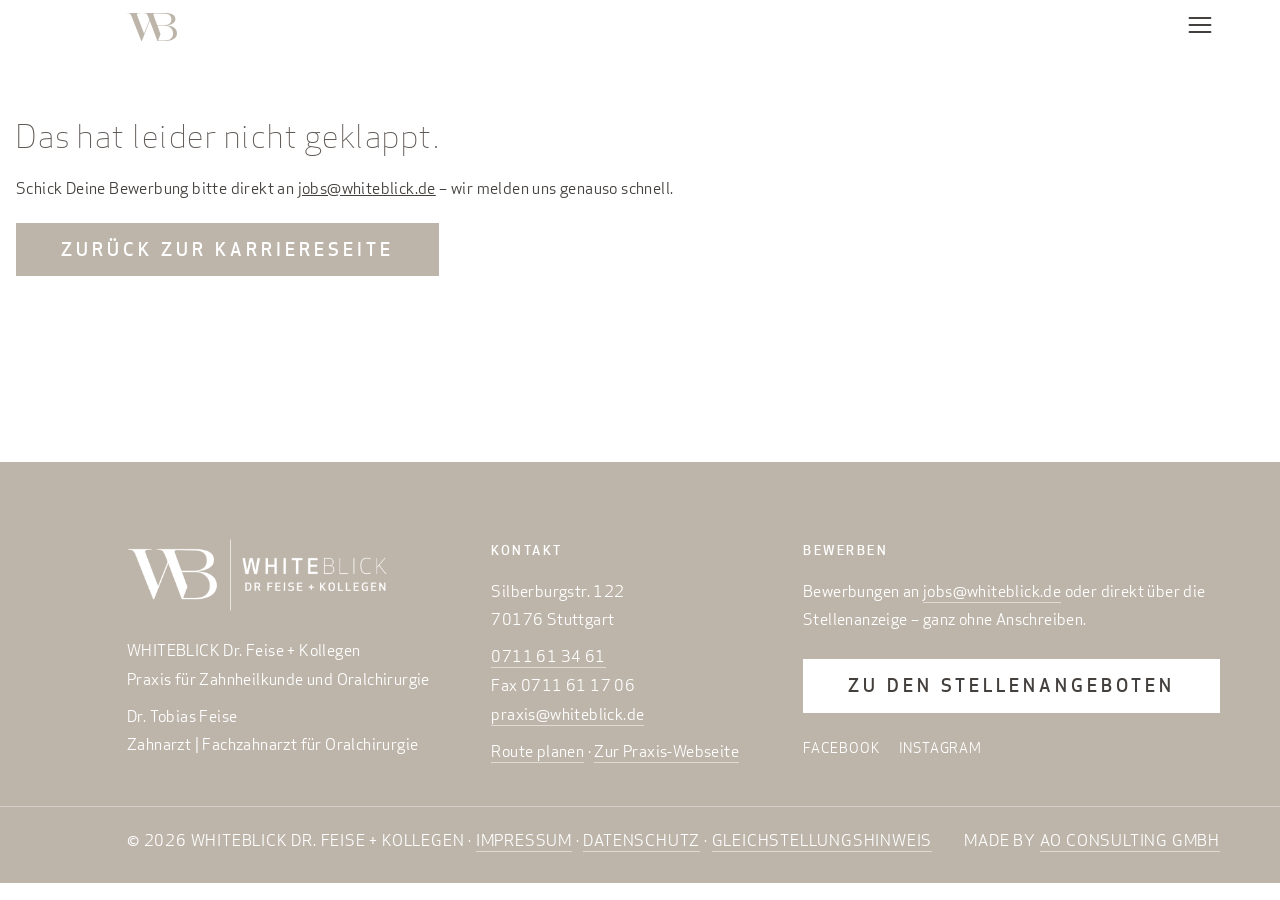
<file: website/fehler.html>
<!doctype html><html lang="de"><head><meta charset="utf-8"><meta name="viewport" content="width=device-width, initial-scale=1">
<title>Das hat nicht geklappt | WHITEBLICK Dr. Feise + Kollegen</title><meta name="description" content="Der Versand der Bewerbung hat nicht geklappt. Bitte per E-Mail bewerben.">
<meta name="robots" content="noindex"><link rel="canonical" href="https://whiteblick-karriere.de/fehler.html">
<link rel="stylesheet" href="assets/css/ci.css"><link rel="stylesheet" href="assets/css/stil.css"></head>
<body>
<!-- RAHMEN:KOPF -->
<a class="skip" href="#inhalt">Zum Inhalt springen</a>
<header class="kopf">
  <div class="wrap kopf-zeile">
    <a class="logo" href="index.html" aria-label="WHITEBLICK Karriere – Startseite"><img src="assets/img/logo.svg" alt="WHITEBLICK" width="54" height="30"></a>
    <button class="navi-schalter" aria-expanded="false" aria-controls="navi" aria-label="Menü öffnen"><svg viewBox="0 0 24 24" aria-hidden="true"><path d="M3 6h18M3 12h18M3 18h18" stroke="currentColor" stroke-width="1.6" fill="none" stroke-linecap="round"/></svg></button>
    <nav class="hauptnavi" id="navi" aria-label="Hauptnavigation">
      <a href="index.html#ueber-uns">Über uns</a>
      <a href="index.html#benefits">Benefits</a>
      <a href="index.html#tipps">Bewerbungstipps</a>
      <a href="index.html#prozess">Bewerbungsprozess</a>
      <a href="index.html#faq">F.A.Q</a>
      <a class="knopf knopf-klein" href="index.html#stellen">Jetzt bewerben</a>
      <span class="social-navi"><a href="https://www.whiteblick.de" rel="noopener">Zur Praxis</a></span>
    </nav>
  </div>
</header>
<!-- /RAHMEN:KOPF --><main id="inhalt" class="wrap" style="padding:4rem 16px"><h1>Das hat leider nicht geklappt.</h1>
<p id="grund"></p><p>Schick Deine Bewerbung bitte direkt an <a href="mailto:jobs@whiteblick.de">jobs@whiteblick.de</a> – wir melden uns genauso schnell.</p>
<p><a class="knopf" href="index.html">Zurück zur Karriereseite</a></p></main>
<script>var g=new URLSearchParams(location.search).get('grund');if(g)document.getElementById('grund').textContent=g;</script><!-- RAHMEN:FUSS -->
<footer class="fuss">
  <div class="wrap fuss-oben">
    <div>
      <img src="assets/img/logo-dachmarke-weiss.png" alt="WHITEBLICK Dr. Feise + Kollegen" width="280" height="78">
      <p>WHITEBLICK Dr. Feise + Kollegen<br>Praxis für Zahnheilkunde und Oralchirurgie</p>
      <p>Dr. Tobias Feise<br>Zahnarzt | Fachzahnarzt für Oralchirurgie</p>
    </div>
    <div>
      <p class="fuss-titel">Kontakt</p>
      <p>Silberburgstr. 122<br>70176 Stuttgart</p>
      <p><a href="tel:+49711613461">0711 61 34 61</a><br>Fax 0711 61 17 06<br><a href="mailto:praxis@whiteblick.de">praxis@whiteblick.de</a></p>
      <p><a href="https://www.google.com/maps/dir/?api=1&amp;destination=Silberburgstr.%20122%2C%2070176%20Stuttgart" rel="noopener" target="_blank">Route planen</a> · <a href="https://www.whiteblick.de" rel="noopener">Zur Praxis-Webseite</a></p>
    </div>
    <div>
      <p class="fuss-titel">Bewerben</p>
      <p>Bewerbungen an <a href="mailto:jobs@whiteblick.de">jobs@whiteblick.de</a> oder direkt über die Stellenanzeige – ganz ohne Anschreiben.</p>
      <a class="knopf knopf-hell" href="index.html#stellen">Zu den Stellenangeboten</a>
      <p style="margin-top:1.4rem"><span class="social-navi"><a href="https://www.facebook.com/WHITEBLICK/" rel="noopener" target="_blank">Facebook</a><a href="https://www.instagram.com/whiteblick.drfeise/" rel="noopener" target="_blank">Instagram</a></span></p>
    </div>
  </div>
  <div class="wrap fuss-unten">
    <p>© <span data-jahr></span> WHITEBLICK Dr. Feise + Kollegen · <a href="rechtliches/impressum.html">Impressum</a> · <a href="rechtliches/datenschutz.html">Datenschutz</a> · <a href="rechtliches/gleichstellungshinweis.html">Gleichstellungshinweis</a></p>
    <p>made by <a href="https://ao-consult.de" rel="noopener">AO Consulting GmbH</a></p>
  </div>
</footer>
<script src="assets/js/app.js" defer></script>
<!-- /RAHMEN:FUSS -->
</body></html>
</file>
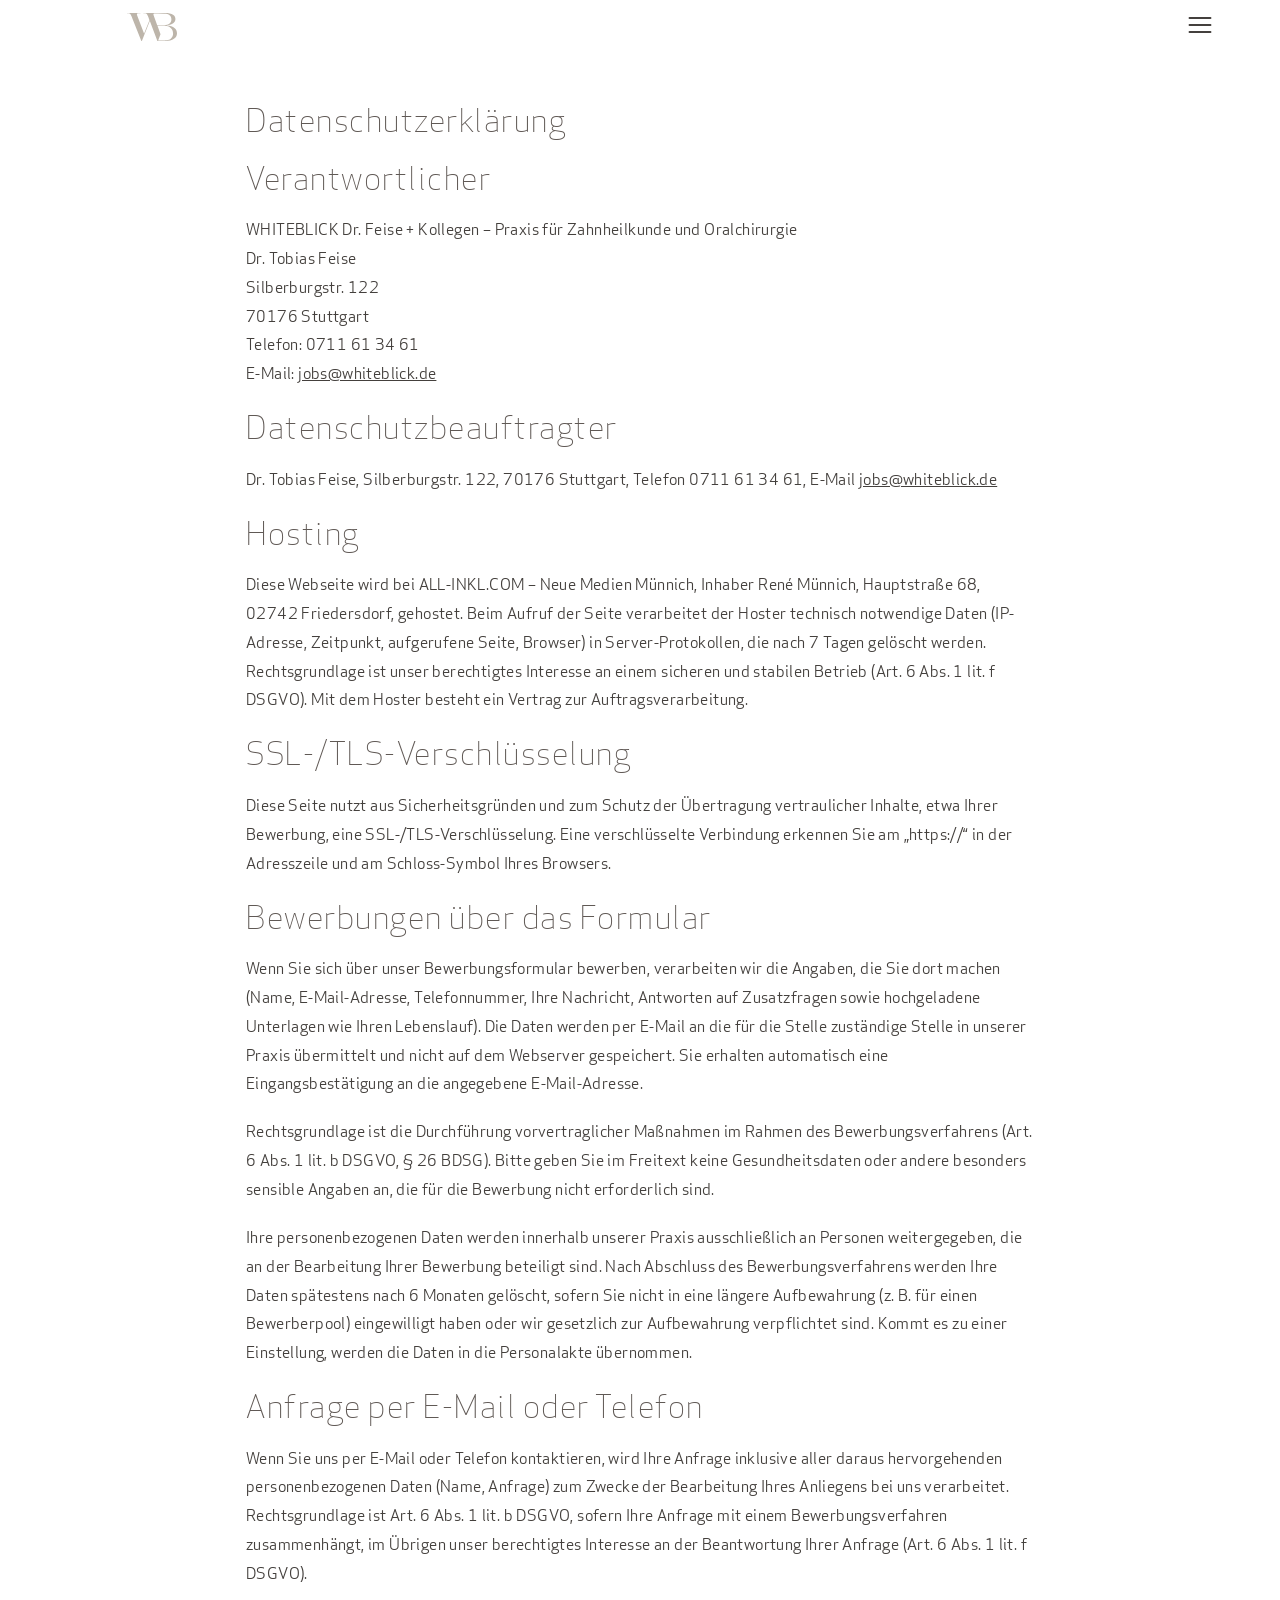
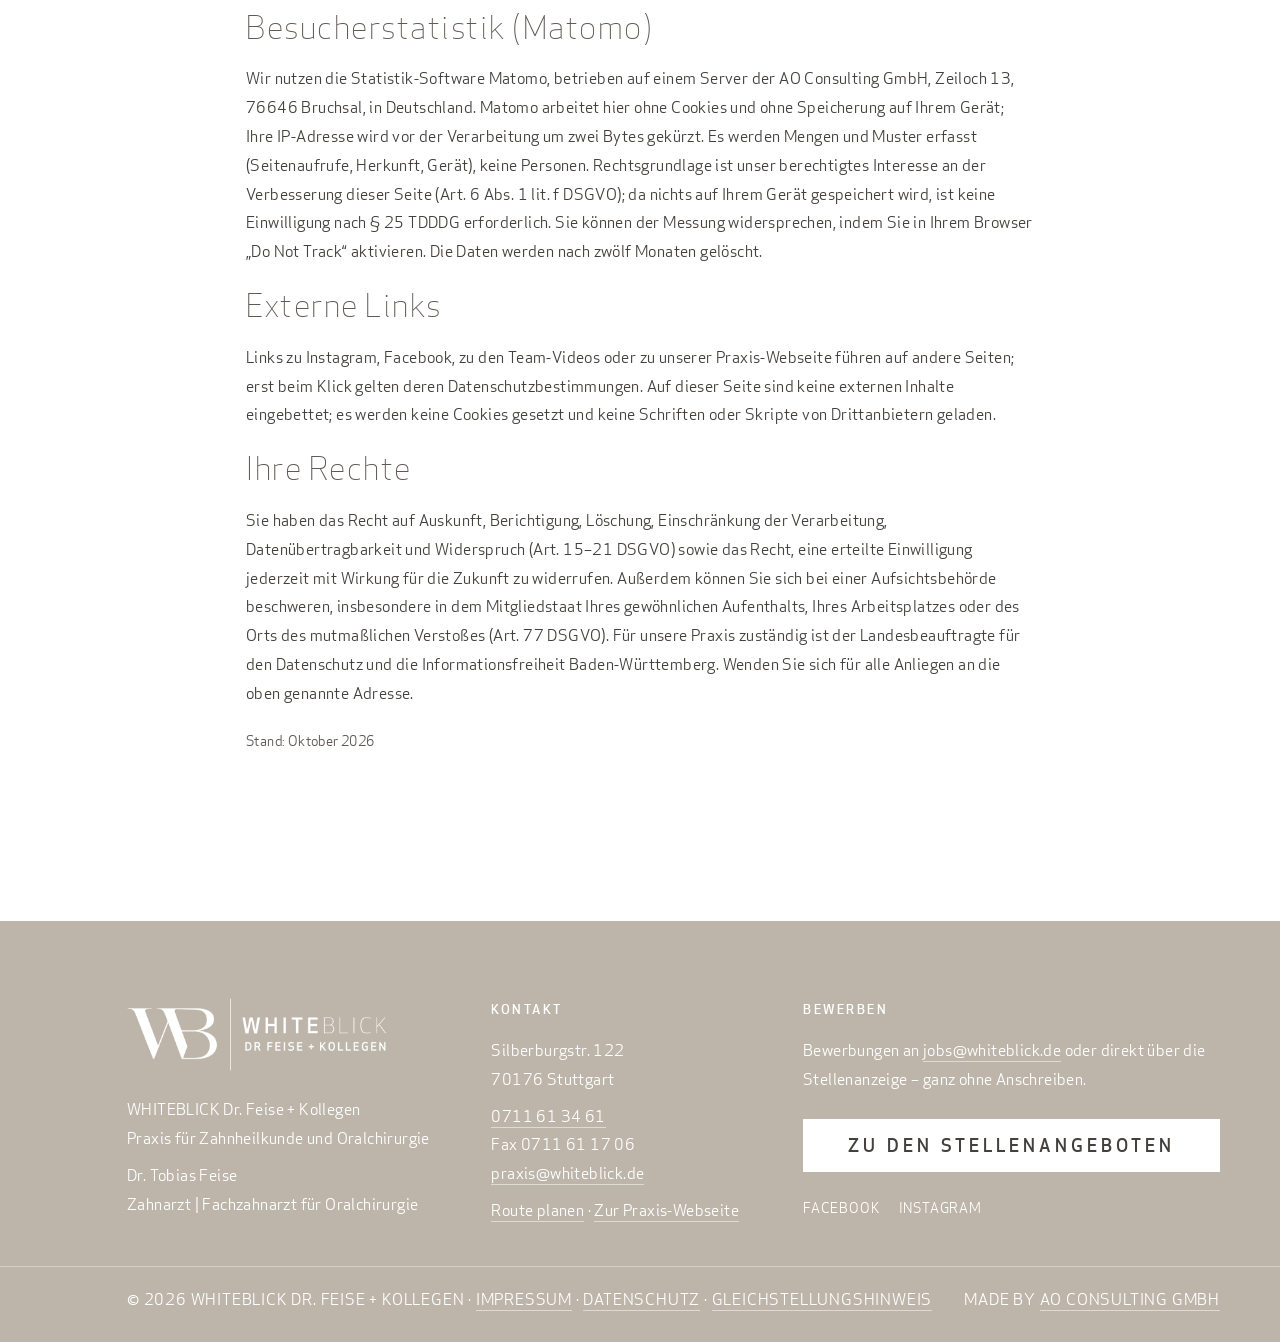
<file: website/rechtliches/datenschutz.html>
<!doctype html>
<html lang="de">
<head>
<meta charset="utf-8">
<meta name="viewport" content="width=device-width, initial-scale=1">
<title>Datenschutzerklärung | Karriere bei WHITEBLICK Dr. Feise + Kollegen</title>
<meta name="description" content="Datenschutzerklärung der Karriereseite von WHITEBLICK Dr. Feise + Kollegen: Bewerberdaten, Hosting, Besucherstatistik, Ihre Rechte.">
<link rel="canonical" href="https://whiteblick-karriere.de/rechtliches/datenschutz.html">
<link rel="icon" href="../assets/img/favicon.svg" type="image/svg+xml">
<link rel="stylesheet" href="../assets/css/ci.css">
<link rel="stylesheet" href="../assets/css/stil.css">
</head>
<body>
<!-- RAHMEN:KOPF -->
<a class="skip" href="#inhalt">Zum Inhalt springen</a>
<header class="kopf">
  <div class="wrap kopf-zeile">
    <a class="logo" href="../index.html" aria-label="WHITEBLICK Karriere – Startseite"><img src="../assets/img/logo.svg" alt="WHITEBLICK" width="54" height="30"></a>
    <button class="navi-schalter" aria-expanded="false" aria-controls="navi" aria-label="Menü öffnen"><svg viewBox="0 0 24 24" aria-hidden="true"><path d="M3 6h18M3 12h18M3 18h18" stroke="currentColor" stroke-width="1.6" fill="none" stroke-linecap="round"/></svg></button>
    <nav class="hauptnavi" id="navi" aria-label="Hauptnavigation">
      <a href="../index.html#ueber-uns">Über uns</a>
      <a href="../index.html#benefits">Benefits</a>
      <a href="../index.html#tipps">Bewerbungstipps</a>
      <a href="../index.html#prozess">Bewerbungsprozess</a>
      <a href="../index.html#faq">F.A.Q</a>
      <a class="knopf knopf-klein" href="../index.html#stellen">Jetzt bewerben</a>
      <span class="social-navi"><a href="https://www.whiteblick.de" rel="noopener">Zur Praxis</a></span>
    </nav>
  </div>
</header>
<!-- /RAHMEN:KOPF -->
<!--
  ZUR PRÜFUNG DURCH DEN KUNDEN (und ggf. anwaltlich – Claude ist kein Anwalt).
  Die alte Karriereseite nutzte Raidboxes, Borlabs Cookie, Google Analytics, Meta-Pixel, reCAPTCHA, Google Maps,
  Zapier – nichts davon gibt es auf der 2.0. Deshalb ist diese Erklärung bewusst kürzer: Hoster All-Inkl,
  Bewerbungsformular (nichts wird gespeichert), Matomo cookiefrei. Verantwortlicher, Datenschutzbeauftragter
  (Dr. Tobias Feise laut alter Seite) und Löschfrist 6 Monate sind von der alten Seite übernommen.
  Der Volltext der alten Erklärung konnte nicht 1:1 kopiert werden – siehe doku/entscheidungen.md.
-->
<main id="inhalt" class="wrap" style="padding:3rem 16px;max-width:820px">
<h1>Datenschutzerklärung</h1>

<h2>Verantwortlicher</h2>
<p>WHITEBLICK Dr. Feise + Kollegen – Praxis für Zahnheilkunde und Oralchirurgie<br>Dr. Tobias Feise<br>Silberburgstr. 122<br>70176 Stuttgart<br>Telefon: 0711 61 34 61<br>E-Mail: <a href="mailto:jobs@whiteblick.de">jobs@whiteblick.de</a></p>

<h2>Datenschutzbeauftragter</h2>
<p>Dr. Tobias Feise, Silberburgstr. 122, 70176 Stuttgart, Telefon 0711 61 34 61, E-Mail <a href="mailto:jobs@whiteblick.de">jobs@whiteblick.de</a></p>

<h2>Hosting</h2>
<p>Diese Webseite wird bei ALL-INKL.COM – Neue Medien Münnich, Inhaber René Münnich, Hauptstraße 68, 02742 Friedersdorf, gehostet. Beim Aufruf der Seite verarbeitet der Hoster technisch notwendige Daten (IP-Adresse, Zeitpunkt, aufgerufene Seite, Browser) in Server-Protokollen, die nach 7 Tagen gelöscht werden. Rechtsgrundlage ist unser berechtigtes Interesse an einem sicheren und stabilen Betrieb (Art. 6 Abs. 1 lit. f DSGVO). Mit dem Hoster besteht ein Vertrag zur Auftragsverarbeitung.</p>

<h2>SSL-/TLS-Verschlüsselung</h2>
<p>Diese Seite nutzt aus Sicherheitsgründen und zum Schutz der Übertragung vertraulicher Inhalte, etwa Ihrer Bewerbung, eine SSL-/TLS-Verschlüsselung. Eine verschlüsselte Verbindung erkennen Sie am „https://“ in der Adresszeile und am Schloss-Symbol Ihres Browsers.</p>

<h2>Bewerbungen über das Formular</h2>
<p>Wenn Sie sich über unser Bewerbungsformular bewerben, verarbeiten wir die Angaben, die Sie dort machen (Name, E-Mail-Adresse, Telefonnummer, Ihre Nachricht, Antworten auf Zusatzfragen sowie hochgeladene Unterlagen wie Ihren Lebenslauf). Die Daten werden per E-Mail an die für die Stelle zuständige Stelle in unserer Praxis übermittelt und nicht auf dem Webserver gespeichert. Sie erhalten automatisch eine Eingangsbestätigung an die angegebene E-Mail-Adresse.</p>
<p>Rechtsgrundlage ist die Durchführung vorvertraglicher Maßnahmen im Rahmen des Bewerbungsverfahrens (Art. 6 Abs. 1 lit. b DSGVO, § 26 BDSG). Bitte geben Sie im Freitext keine Gesundheitsdaten oder andere besonders sensible Angaben an, die für die Bewerbung nicht erforderlich sind.</p>
<p>Ihre personenbezogenen Daten werden innerhalb unserer Praxis ausschließlich an Personen weitergegeben, die an der Bearbeitung Ihrer Bewerbung beteiligt sind. Nach Abschluss des Bewerbungsverfahrens werden Ihre Daten spätestens nach 6 Monaten gelöscht, sofern Sie nicht in eine längere Aufbewahrung (z. B. für einen Bewerberpool) eingewilligt haben oder wir gesetzlich zur Aufbewahrung verpflichtet sind. Kommt es zu einer Einstellung, werden die Daten in die Personalakte übernommen.</p>

<h2>Anfrage per E-Mail oder Telefon</h2>
<p>Wenn Sie uns per E-Mail oder Telefon kontaktieren, wird Ihre Anfrage inklusive aller daraus hervorgehenden personenbezogenen Daten (Name, Anfrage) zum Zwecke der Bearbeitung Ihres Anliegens bei uns verarbeitet. Rechtsgrundlage ist Art. 6 Abs. 1 lit. b DSGVO, sofern Ihre Anfrage mit einem Bewerbungsverfahren zusammenhängt, im Übrigen unser berechtigtes Interesse an der Beantwortung Ihrer Anfrage (Art. 6 Abs. 1 lit. f DSGVO).</p>

<h2>Besucherstatistik (Matomo)</h2>
<!-- Nur stehen lassen, wenn matomo_id in kunde.json gesetzt ist. -->
<p>Wir nutzen die Statistik-Software Matomo, betrieben auf einem Server der AO Consulting GmbH, Zeiloch 13, 76646 Bruchsal, in Deutschland. Matomo arbeitet hier ohne Cookies und ohne Speicherung auf Ihrem Gerät; Ihre IP-Adresse wird vor der Verarbeitung um zwei Bytes gekürzt. Es werden Mengen und Muster erfasst (Seitenaufrufe, Herkunft, Gerät), keine Personen. Rechtsgrundlage ist unser berechtigtes Interesse an der Verbesserung dieser Seite (Art. 6 Abs. 1 lit. f DSGVO); da nichts auf Ihrem Gerät gespeichert wird, ist keine Einwilligung nach § 25 TDDDG erforderlich. Sie können der Messung widersprechen, indem Sie in Ihrem Browser „Do Not Track“ aktivieren. Die Daten werden nach zwölf Monaten gelöscht.</p>

<h2>Externe Links</h2>
<p>Links zu Instagram, Facebook, zu den Team-Videos oder zu unserer Praxis-Webseite führen auf andere Seiten; erst beim Klick gelten deren Datenschutzbestimmungen. Auf dieser Seite sind keine externen Inhalte eingebettet; es werden keine Cookies gesetzt und keine Schriften oder Skripte von Drittanbietern geladen.</p>

<h2>Ihre Rechte</h2>
<p>Sie haben das Recht auf Auskunft, Berichtigung, Löschung, Einschränkung der Verarbeitung, Datenübertragbarkeit und Widerspruch (Art. 15–21 DSGVO) sowie das Recht, eine erteilte Einwilligung jederzeit mit Wirkung für die Zukunft zu widerrufen. Außerdem können Sie sich bei einer Aufsichtsbehörde beschweren, insbesondere in dem Mitgliedstaat Ihres gewöhnlichen Aufenthalts, Ihres Arbeitsplatzes oder des Orts des mutmaßlichen Verstoßes (Art. 77 DSGVO). Für unsere Praxis zuständig ist der Landesbeauftragte für den Datenschutz und die Informationsfreiheit Baden-Württemberg. Wenden Sie sich für alle Anliegen an die oben genannte Adresse.</p>

<p class="hinweis-klein">Stand: Oktober 2026</p>
</main>
<!-- RAHMEN:FUSS -->
<footer class="fuss">
  <div class="wrap fuss-oben">
    <div>
      <img src="../assets/img/logo-dachmarke-weiss.png" alt="WHITEBLICK Dr. Feise + Kollegen" width="280" height="78">
      <p>WHITEBLICK Dr. Feise + Kollegen<br>Praxis für Zahnheilkunde und Oralchirurgie</p>
      <p>Dr. Tobias Feise<br>Zahnarzt | Fachzahnarzt für Oralchirurgie</p>
    </div>
    <div>
      <p class="fuss-titel">Kontakt</p>
      <p>Silberburgstr. 122<br>70176 Stuttgart</p>
      <p><a href="tel:+49711613461">0711 61 34 61</a><br>Fax 0711 61 17 06<br><a href="mailto:praxis@whiteblick.de">praxis@whiteblick.de</a></p>
      <p><a href="https://www.google.com/maps/dir/?api=1&amp;destination=Silberburgstr.%20122%2C%2070176%20Stuttgart" rel="noopener" target="_blank">Route planen</a> · <a href="https://www.whiteblick.de" rel="noopener">Zur Praxis-Webseite</a></p>
    </div>
    <div>
      <p class="fuss-titel">Bewerben</p>
      <p>Bewerbungen an <a href="mailto:jobs@whiteblick.de">jobs@whiteblick.de</a> oder direkt über die Stellenanzeige – ganz ohne Anschreiben.</p>
      <a class="knopf knopf-hell" href="../index.html#stellen">Zu den Stellenangeboten</a>
      <p style="margin-top:1.4rem"><span class="social-navi"><a href="https://www.facebook.com/WHITEBLICK/" rel="noopener" target="_blank">Facebook</a><a href="https://www.instagram.com/whiteblick.drfeise/" rel="noopener" target="_blank">Instagram</a></span></p>
    </div>
  </div>
  <div class="wrap fuss-unten">
    <p>© <span data-jahr></span> WHITEBLICK Dr. Feise + Kollegen · <a href="../rechtliches/impressum.html">Impressum</a> · <a href="../rechtliches/datenschutz.html">Datenschutz</a> · <a href="../rechtliches/gleichstellungshinweis.html">Gleichstellungshinweis</a></p>
    <p>made by <a href="https://ao-consult.de" rel="noopener">AO Consulting GmbH</a></p>
  </div>
</footer>
<script src="../assets/js/app.js" defer></script>
<!-- /RAHMEN:FUSS -->
</body>
</html>
</file>
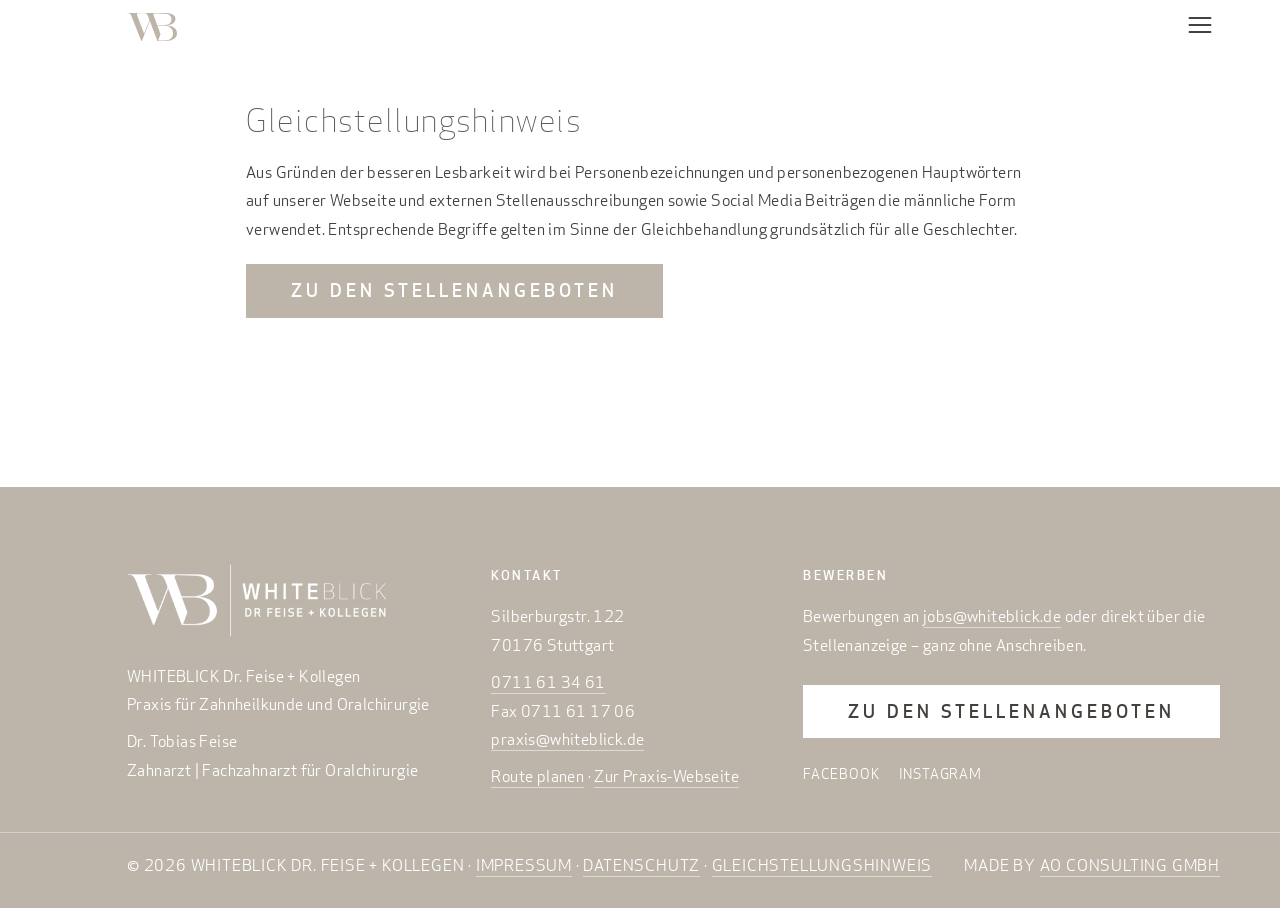
<file: website/rechtliches/gleichstellungshinweis.html>
<!doctype html>
<html lang="de">
<head>
<meta charset="utf-8">
<meta name="viewport" content="width=device-width, initial-scale=1">
<title>Gleichstellungshinweis | Karriere bei WHITEBLICK Dr. Feise + Kollegen</title>
<meta name="description" content="Gleichstellungshinweis der Karriereseite von WHITEBLICK Dr. Feise + Kollegen in Stuttgart: Alle Stellenangebote richten sich an alle Geschlechter.">
<link rel="canonical" href="https://whiteblick-karriere.de/rechtliches/gleichstellungshinweis.html">
<link rel="icon" href="../assets/img/favicon.svg" type="image/svg+xml">
<link rel="stylesheet" href="../assets/css/ci.css">
<link rel="stylesheet" href="../assets/css/stil.css">
</head>
<body>
<!-- RAHMEN:KOPF -->
<a class="skip" href="#inhalt">Zum Inhalt springen</a>
<header class="kopf">
  <div class="wrap kopf-zeile">
    <a class="logo" href="../index.html" aria-label="WHITEBLICK Karriere – Startseite"><img src="../assets/img/logo.svg" alt="WHITEBLICK" width="54" height="30"></a>
    <button class="navi-schalter" aria-expanded="false" aria-controls="navi" aria-label="Menü öffnen"><svg viewBox="0 0 24 24" aria-hidden="true"><path d="M3 6h18M3 12h18M3 18h18" stroke="currentColor" stroke-width="1.6" fill="none" stroke-linecap="round"/></svg></button>
    <nav class="hauptnavi" id="navi" aria-label="Hauptnavigation">
      <a href="../index.html#ueber-uns">Über uns</a>
      <a href="../index.html#benefits">Benefits</a>
      <a href="../index.html#tipps">Bewerbungstipps</a>
      <a href="../index.html#prozess">Bewerbungsprozess</a>
      <a href="../index.html#faq">F.A.Q</a>
      <a class="knopf knopf-klein" href="../index.html#stellen">Jetzt bewerben</a>
      <span class="social-navi"><a href="https://www.whiteblick.de" rel="noopener">Zur Praxis</a></span>
    </nav>
  </div>
</header>
<!-- /RAHMEN:KOPF -->
<!-- Text 1:1 von https://whiteblick-karriere.de/gleichstellungshinweis/ (Stand 2026-10-02) -->
<main id="inhalt" class="wrap" style="padding:3rem 16px;max-width:820px">
<h1>Gleichstellungshinweis</h1>
<p>Aus Gründen der besseren Lesbarkeit wird bei Personenbezeichnungen und personenbezogenen Hauptwörtern auf unserer Webseite und externen Stellenausschreibungen sowie Social Media Beiträgen die männliche Form verwendet. Entsprechende Begriffe gelten im Sinne der Gleichbehandlung grundsätzlich für alle Geschlechter.</p>
<p><a class="knopf" href="../index.html#stellen">Zu den Stellenangeboten</a></p>
</main>
<!-- RAHMEN:FUSS -->
<footer class="fuss">
  <div class="wrap fuss-oben">
    <div>
      <img src="../assets/img/logo-dachmarke-weiss.png" alt="WHITEBLICK Dr. Feise + Kollegen" width="280" height="78">
      <p>WHITEBLICK Dr. Feise + Kollegen<br>Praxis für Zahnheilkunde und Oralchirurgie</p>
      <p>Dr. Tobias Feise<br>Zahnarzt | Fachzahnarzt für Oralchirurgie</p>
    </div>
    <div>
      <p class="fuss-titel">Kontakt</p>
      <p>Silberburgstr. 122<br>70176 Stuttgart</p>
      <p><a href="tel:+49711613461">0711 61 34 61</a><br>Fax 0711 61 17 06<br><a href="mailto:praxis@whiteblick.de">praxis@whiteblick.de</a></p>
      <p><a href="https://www.google.com/maps/dir/?api=1&amp;destination=Silberburgstr.%20122%2C%2070176%20Stuttgart" rel="noopener" target="_blank">Route planen</a> · <a href="https://www.whiteblick.de" rel="noopener">Zur Praxis-Webseite</a></p>
    </div>
    <div>
      <p class="fuss-titel">Bewerben</p>
      <p>Bewerbungen an <a href="mailto:jobs@whiteblick.de">jobs@whiteblick.de</a> oder direkt über die Stellenanzeige – ganz ohne Anschreiben.</p>
      <a class="knopf knopf-hell" href="../index.html#stellen">Zu den Stellenangeboten</a>
      <p style="margin-top:1.4rem"><span class="social-navi"><a href="https://www.facebook.com/WHITEBLICK/" rel="noopener" target="_blank">Facebook</a><a href="https://www.instagram.com/whiteblick.drfeise/" rel="noopener" target="_blank">Instagram</a></span></p>
    </div>
  </div>
  <div class="wrap fuss-unten">
    <p>© <span data-jahr></span> WHITEBLICK Dr. Feise + Kollegen · <a href="../rechtliches/impressum.html">Impressum</a> · <a href="../rechtliches/datenschutz.html">Datenschutz</a> · <a href="../rechtliches/gleichstellungshinweis.html">Gleichstellungshinweis</a></p>
    <p>made by <a href="https://ao-consult.de" rel="noopener">AO Consulting GmbH</a></p>
  </div>
</footer>
<script src="../assets/js/app.js" defer></script>
<!-- /RAHMEN:FUSS -->
</body>
</html>
</file>
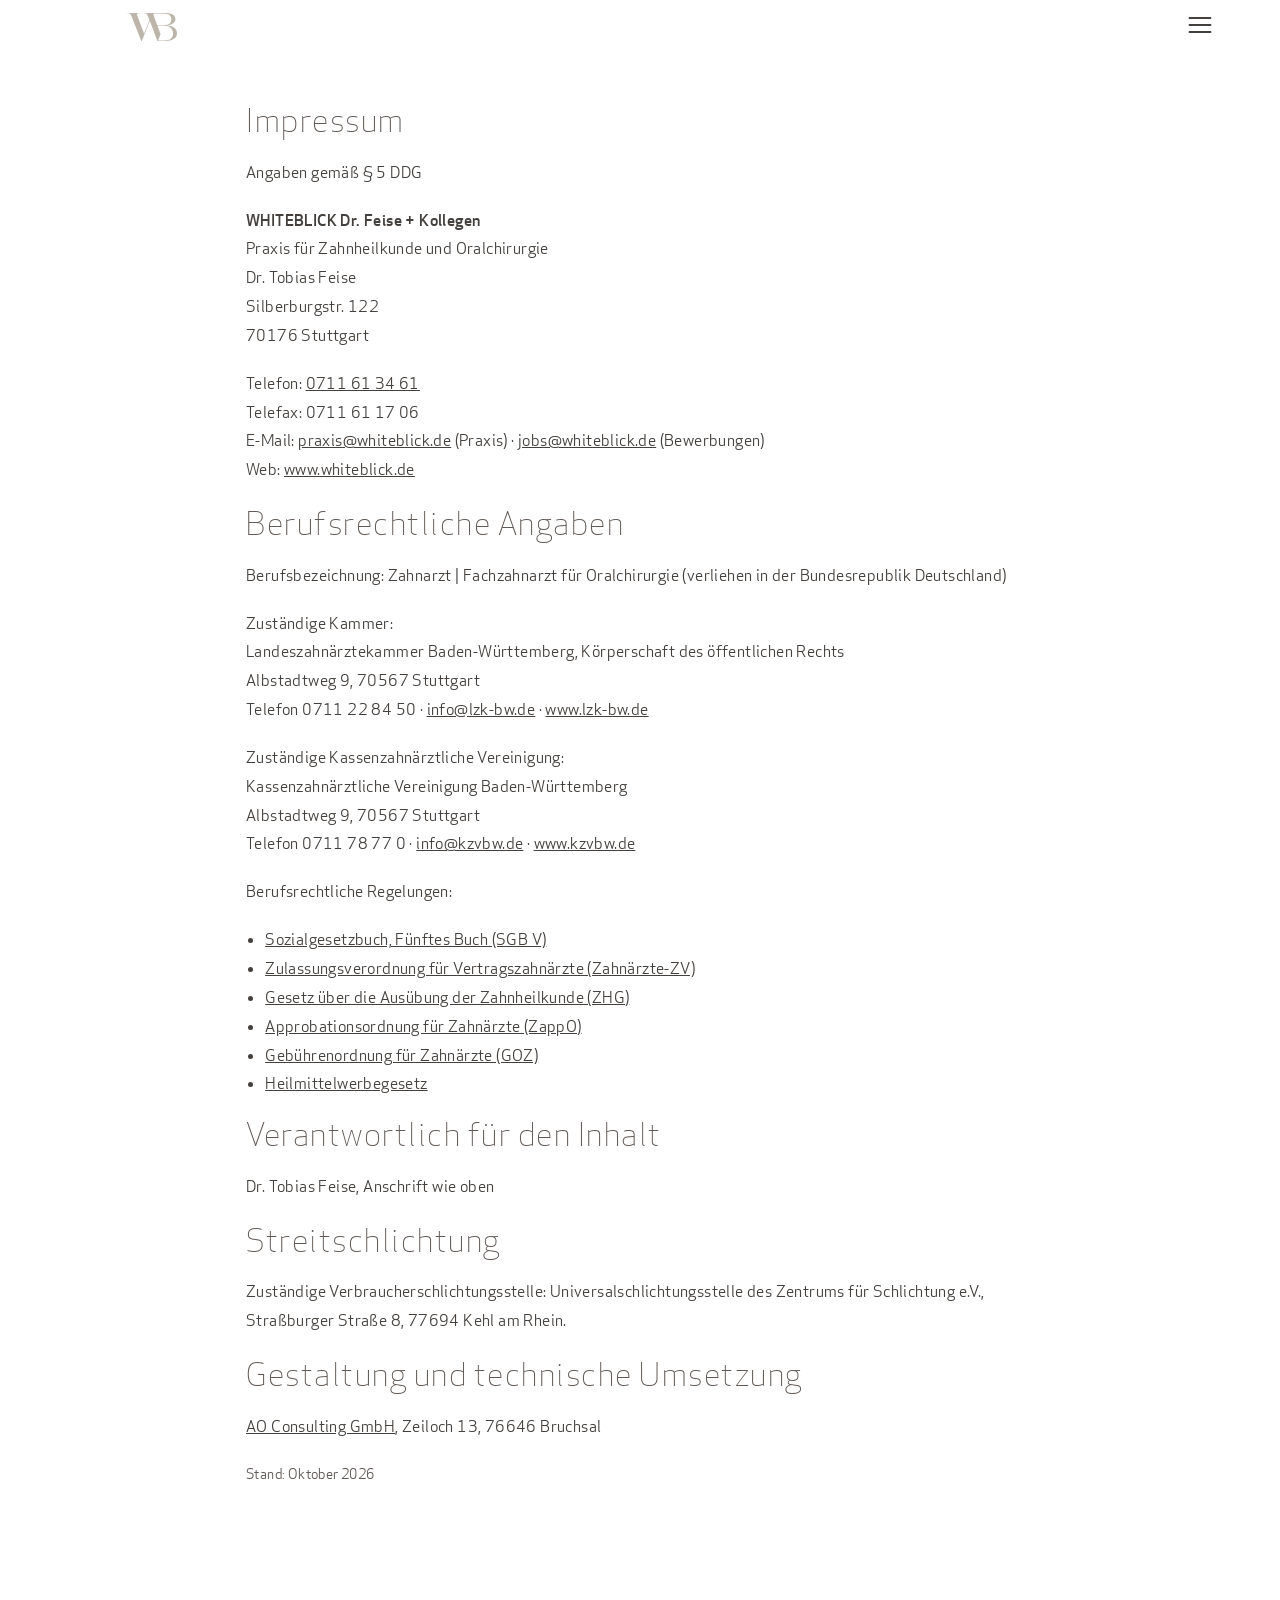
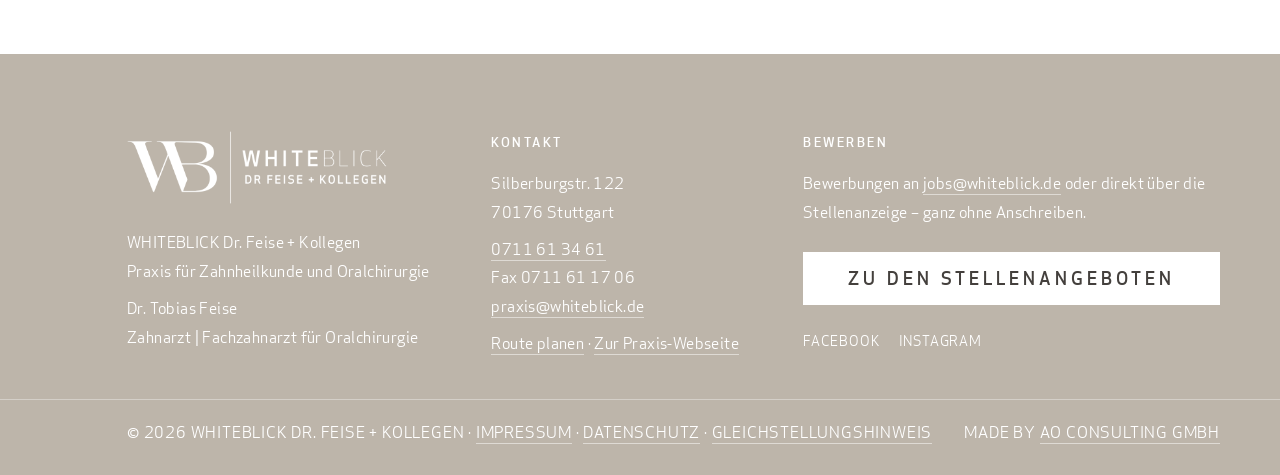
<file: website/rechtliches/impressum.html>
<!doctype html>
<html lang="de">
<head>
<meta charset="utf-8">
<meta name="viewport" content="width=device-width, initial-scale=1">
<title>Impressum | Karriere bei WHITEBLICK Dr. Feise + Kollegen</title>
<meta name="description" content="Impressum der Karriereseite von WHITEBLICK Dr. Feise + Kollegen in Stuttgart: Anbieter, Kontakt, Berufsrecht.">
<link rel="canonical" href="https://whiteblick-karriere.de/rechtliches/impressum.html">
<link rel="icon" href="../assets/img/favicon.svg" type="image/svg+xml">
<link rel="stylesheet" href="../assets/css/ci.css">
<link rel="stylesheet" href="../assets/css/stil.css">
</head>
<body>
<!-- RAHMEN:KOPF -->
<a class="skip" href="#inhalt">Zum Inhalt springen</a>
<header class="kopf">
  <div class="wrap kopf-zeile">
    <a class="logo" href="../index.html" aria-label="WHITEBLICK Karriere – Startseite"><img src="../assets/img/logo.svg" alt="WHITEBLICK" width="54" height="30"></a>
    <button class="navi-schalter" aria-expanded="false" aria-controls="navi" aria-label="Menü öffnen"><svg viewBox="0 0 24 24" aria-hidden="true"><path d="M3 6h18M3 12h18M3 18h18" stroke="currentColor" stroke-width="1.6" fill="none" stroke-linecap="round"/></svg></button>
    <nav class="hauptnavi" id="navi" aria-label="Hauptnavigation">
      <a href="../index.html#ueber-uns">Über uns</a>
      <a href="../index.html#benefits">Benefits</a>
      <a href="../index.html#tipps">Bewerbungstipps</a>
      <a href="../index.html#prozess">Bewerbungsprozess</a>
      <a href="../index.html#faq">F.A.Q</a>
      <a class="knopf knopf-klein" href="../index.html#stellen">Jetzt bewerben</a>
      <span class="social-navi"><a href="https://www.whiteblick.de" rel="noopener">Zur Praxis</a></span>
    </nav>
  </div>
</header>
<!-- /RAHMEN:KOPF -->
<!--
  Angaben übernommen aus dem Impressum der Hauptseite https://www.whiteblick.de/impressum/ und der alten
  Karriereseite https://whiteblick-karriere.de/impressum/ (Stand 2026-10-02). VOM KUNDEN ZU PRÜFEN,
  insbesondere: Rechtsform, Umsatzsteuer-Hinweis, Satz zur Streitschlichtung. Nichts erfunden – fehlende
  Angaben sind weggelassen und in doku/entscheidungen.md als offen vermerkt.
-->
<main id="inhalt" class="wrap" style="padding:3rem 16px;max-width:820px">
<h1>Impressum</h1>
<p>Angaben gemäß § 5 DDG</p>
<p><strong>WHITEBLICK Dr. Feise + Kollegen</strong><br>Praxis für Zahnheilkunde und Oralchirurgie<br>Dr. Tobias Feise<br>Silberburgstr. 122<br>70176 Stuttgart</p>
<p>Telefon: <a href="tel:+49711613461">0711 61 34 61</a><br>Telefax: 0711 61 17 06<br>E-Mail: <a href="mailto:praxis@whiteblick.de">praxis@whiteblick.de</a> (Praxis) · <a href="mailto:jobs@whiteblick.de">jobs@whiteblick.de</a> (Bewerbungen)<br>Web: <a href="https://www.whiteblick.de" rel="noopener">www.whiteblick.de</a></p>

<h2>Berufsrechtliche Angaben</h2>
<p>Berufsbezeichnung: Zahnarzt | Fachzahnarzt für Oralchirurgie (verliehen in der Bundesrepublik Deutschland)</p>
<p>Zuständige Kammer:<br>Landeszahnärztekammer Baden-Württemberg, Körperschaft des öffentlichen Rechts<br>Albstadtweg 9, 70567 Stuttgart<br>Telefon 0711 22 84 50 · <a href="mailto:info@lzk-bw.de">info@lzk-bw.de</a> · <a href="https://www.lzk-bw.de" rel="noopener">www.lzk-bw.de</a></p>
<p>Zuständige Kassenzahnärztliche Vereinigung:<br>Kassenzahnärztliche Vereinigung Baden-Württemberg<br>Albstadtweg 9, 70567 Stuttgart<br>Telefon 0711 78 77 0 · <a href="mailto:info@kzvbw.de">info@kzvbw.de</a> · <a href="https://www.kzvbw.de" rel="noopener">www.kzvbw.de</a></p>
<p>Berufsrechtliche Regelungen:</p>
<ul>
  <li><a href="http://www.sozialgesetzbuch-sgb.de/sgbv/1.html" rel="noopener">Sozialgesetzbuch, Fünftes Buch (SGB V)</a></li>
  <li><a href="https://www.gesetze-im-internet.de/zo-zahn_rzte/BJNR005820957.html" rel="noopener">Zulassungsverordnung für Vertragszahnärzte (Zahnärzte-ZV)</a></li>
  <li><a href="https://www.gesetze-im-internet.de/zhg/BJNR002210952.html" rel="noopener">Gesetz über die Ausübung der Zahnheilkunde (ZHG)</a></li>
  <li><a href="https://www.gesetze-im-internet.de/zappro/" rel="noopener">Approbationsordnung für Zahnärzte (ZappO)</a></li>
  <li><a href="https://www.bzaek.de/fileadmin/PDFs/GOZ/gebuehrenordnung_fuer_zahnaerzte_2012.pdf" rel="noopener">Gebührenordnung für Zahnärzte (GOZ)</a></li>
  <li><a href="https://www.gesetze-im-internet.de/heilmwerbg/BJNR006049965.html" rel="noopener">Heilmittelwerbegesetz</a></li>
</ul>

<h2>Verantwortlich für den Inhalt</h2>
<p>Dr. Tobias Feise, Anschrift wie oben</p>

<h2>Streitschlichtung</h2>
<!-- Wie auf der alten Karriereseite; ob die Praxis an Verfahren teilnimmt, stand dort nicht – vom Kunden bestätigen lassen. -->
<p>Zuständige Verbraucherschlichtungsstelle: Universalschlichtungsstelle des Zentrums für Schlichtung e.V., Straßburger Straße 8, 77694 Kehl am Rhein.</p>

<h2>Gestaltung und technische Umsetzung</h2>
<p><a href="https://ao-consult.de" rel="noopener">AO Consulting GmbH</a>, Zeiloch 13, 76646 Bruchsal</p>

<p class="hinweis-klein">Stand: Oktober 2026</p>
</main>
<!-- RAHMEN:FUSS -->
<footer class="fuss">
  <div class="wrap fuss-oben">
    <div>
      <img src="../assets/img/logo-dachmarke-weiss.png" alt="WHITEBLICK Dr. Feise + Kollegen" width="280" height="78">
      <p>WHITEBLICK Dr. Feise + Kollegen<br>Praxis für Zahnheilkunde und Oralchirurgie</p>
      <p>Dr. Tobias Feise<br>Zahnarzt | Fachzahnarzt für Oralchirurgie</p>
    </div>
    <div>
      <p class="fuss-titel">Kontakt</p>
      <p>Silberburgstr. 122<br>70176 Stuttgart</p>
      <p><a href="tel:+49711613461">0711 61 34 61</a><br>Fax 0711 61 17 06<br><a href="mailto:praxis@whiteblick.de">praxis@whiteblick.de</a></p>
      <p><a href="https://www.google.com/maps/dir/?api=1&amp;destination=Silberburgstr.%20122%2C%2070176%20Stuttgart" rel="noopener" target="_blank">Route planen</a> · <a href="https://www.whiteblick.de" rel="noopener">Zur Praxis-Webseite</a></p>
    </div>
    <div>
      <p class="fuss-titel">Bewerben</p>
      <p>Bewerbungen an <a href="mailto:jobs@whiteblick.de">jobs@whiteblick.de</a> oder direkt über die Stellenanzeige – ganz ohne Anschreiben.</p>
      <a class="knopf knopf-hell" href="../index.html#stellen">Zu den Stellenangeboten</a>
      <p style="margin-top:1.4rem"><span class="social-navi"><a href="https://www.facebook.com/WHITEBLICK/" rel="noopener" target="_blank">Facebook</a><a href="https://www.instagram.com/whiteblick.drfeise/" rel="noopener" target="_blank">Instagram</a></span></p>
    </div>
  </div>
  <div class="wrap fuss-unten">
    <p>© <span data-jahr></span> WHITEBLICK Dr. Feise + Kollegen · <a href="../rechtliches/impressum.html">Impressum</a> · <a href="../rechtliches/datenschutz.html">Datenschutz</a> · <a href="../rechtliches/gleichstellungshinweis.html">Gleichstellungshinweis</a></p>
    <p>made by <a href="https://ao-consult.de" rel="noopener">AO Consulting GmbH</a></p>
  </div>
</footer>
<script src="../assets/js/app.js" defer></script>
<!-- /RAHMEN:FUSS -->
</body>
</html>
</file>
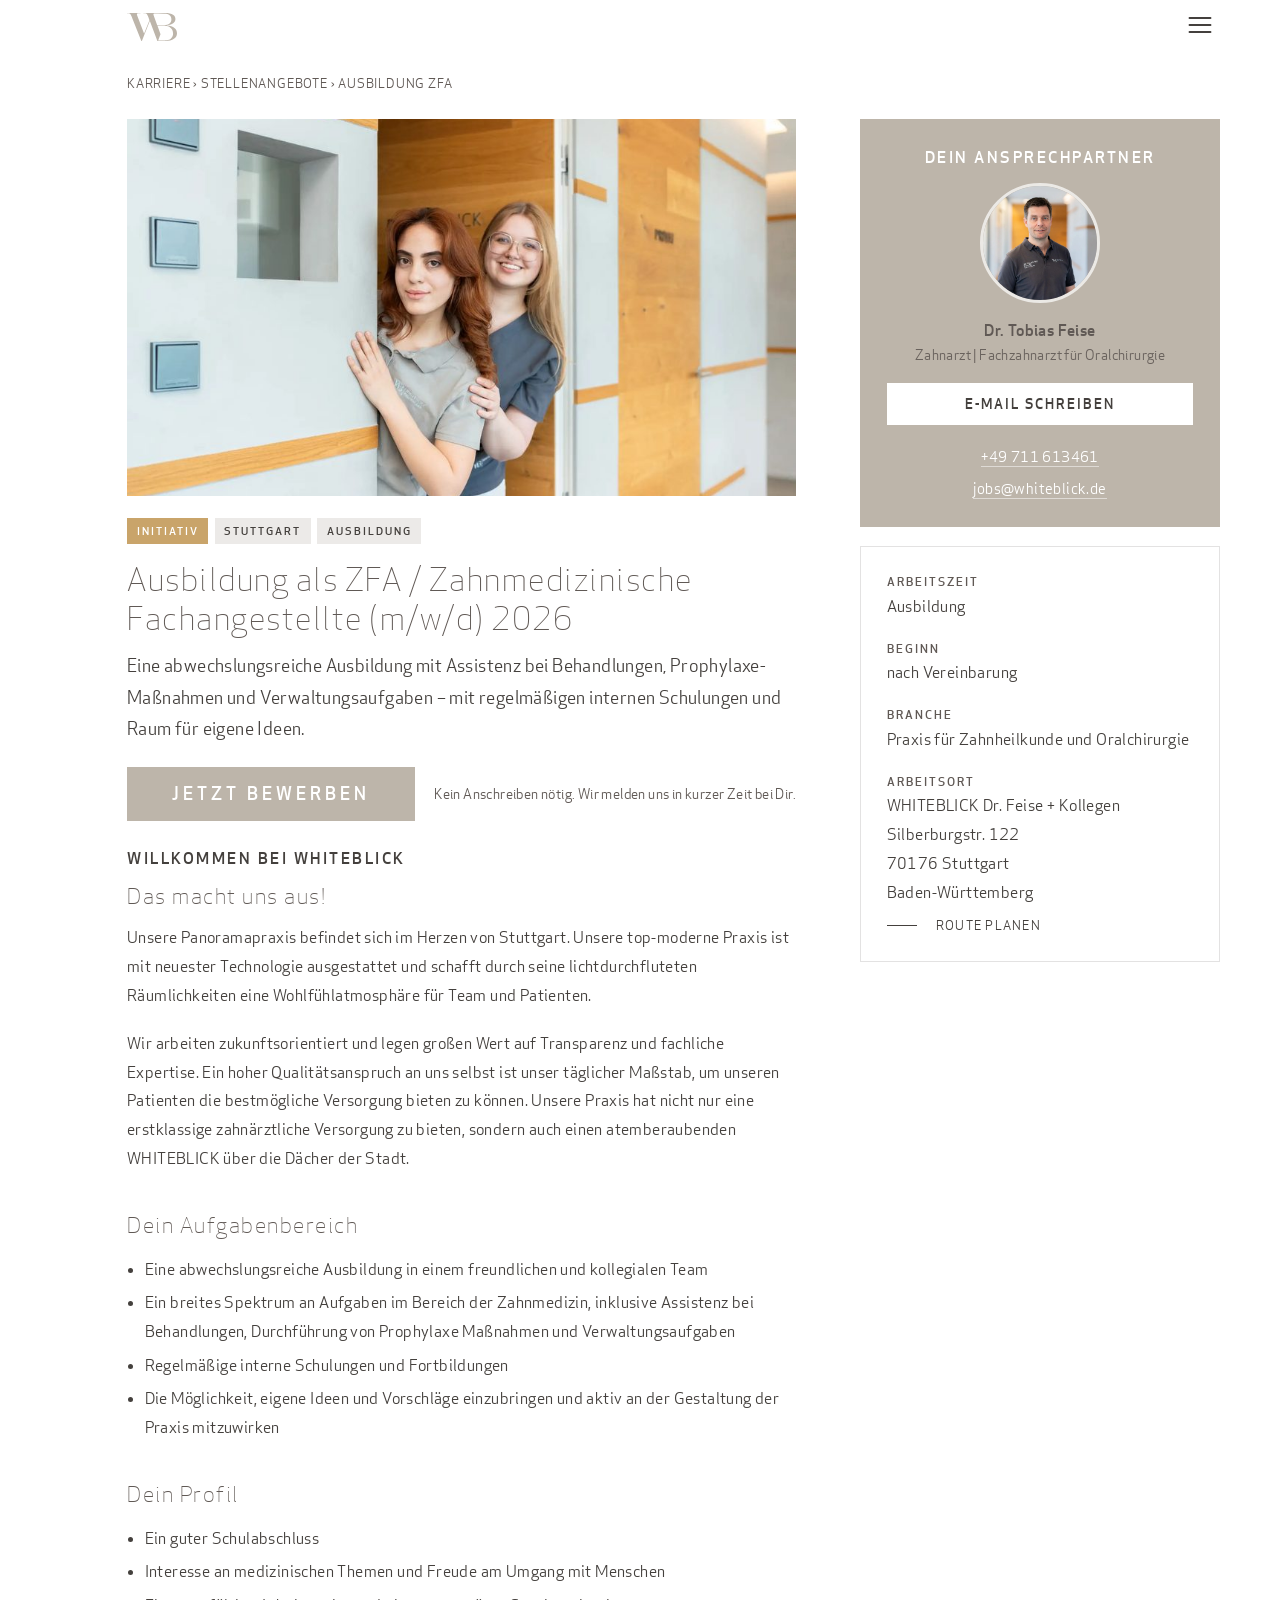
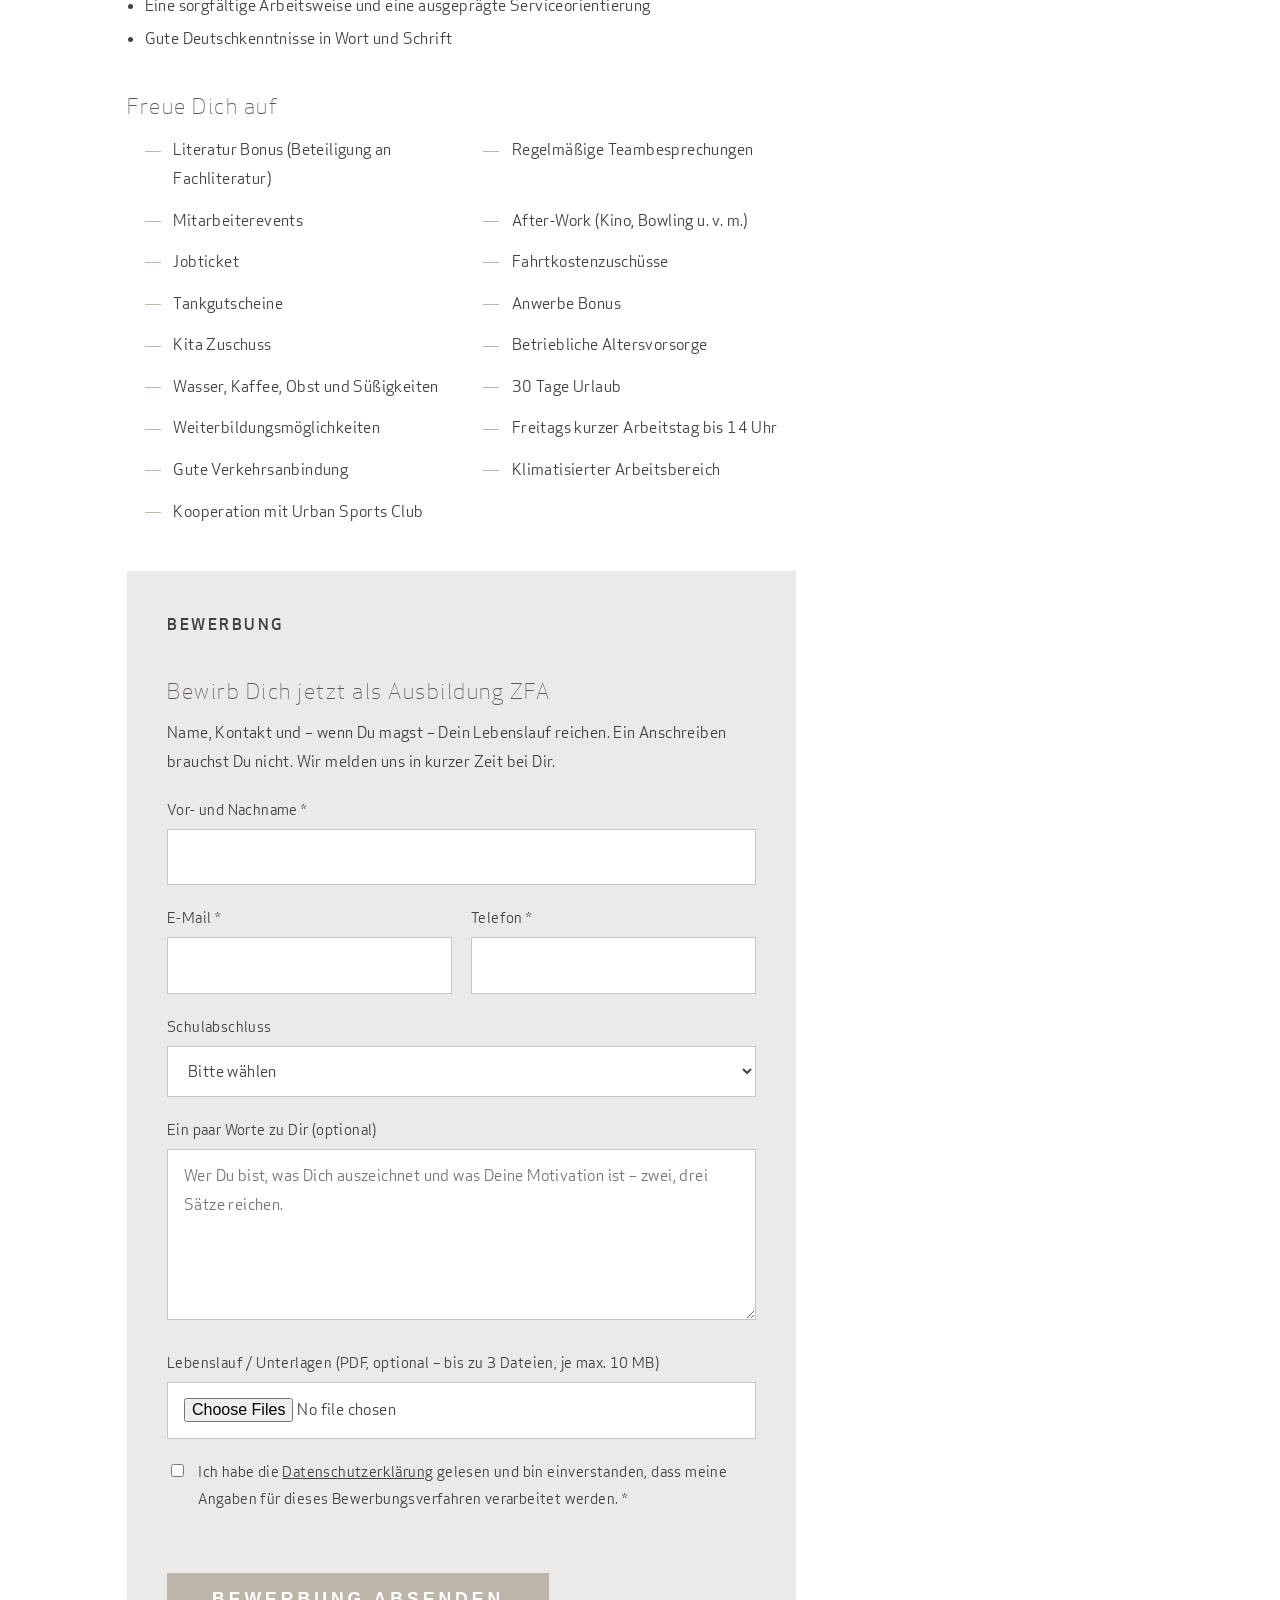
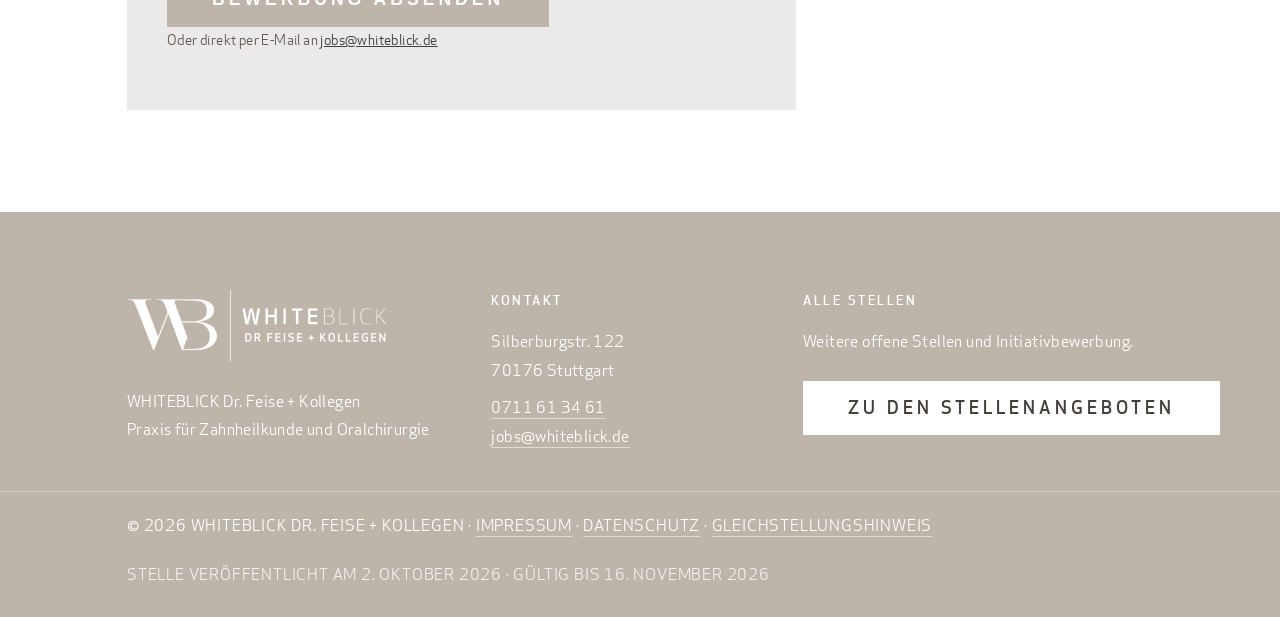
<file: website/stellen/ausbildung-zfa-stuttgart.html>
<!doctype html>
<html lang="de">
<head>
<meta charset="utf-8">
<meta name="viewport" content="width=device-width, initial-scale=1">
<title>Ausbildung ZFA (m/w/d) in Stuttgart | WHITEBLICK Dr. Feise + Kollegen</title>
<meta name="description" content="Ausbildung ZFA in Stuttgart bei WHITEBLICK Dr. Feise + Kollegen: Eine abwechslungsreiche Ausbildung mit Assistenz bei Behandlungen, Prophylaxe-Maßnahmen…">
<link rel="canonical" href="https://whiteblick-karriere.de/stellen/ausbildung-zfa-stuttgart.html">
<meta property="og:type" content="website">
<meta property="og:locale" content="de_DE">
<meta property="og:title" content="Ausbildung ZFA (m/w/d) in Stuttgart | WHITEBLICK Dr. Feise + Kollegen">
<meta property="og:description" content="Ausbildung ZFA in Stuttgart bei WHITEBLICK Dr. Feise + Kollegen: Eine abwechslungsreiche Ausbildung mit Assistenz bei Behandlungen, Prophylaxe-Maßnahmen…">
<meta property="og:url" content="https://whiteblick-karriere.de/stellen/ausbildung-zfa-stuttgart.html">
<meta property="og:image" content="https://whiteblick-karriere.de/assets/img/team-20.jpg">
<meta name="theme-color" content="#44403d">
<link rel="icon" href="../assets/img/favicon.svg" type="image/svg+xml">
<link rel="stylesheet" href="../assets/css/ci.css">
<link rel="stylesheet" href="../assets/css/stil.css">
<script type="application/ld+json">
{
  "@context": "https://schema.org/",
  "@type": "JobPosting",
  "title": "Ausbildung als ZFA / Zahnmedizinische Fachangestellte (m/w/d) 2026",
  "description": "<p><strong>Diese Stelle ist aktuell besetzt – Initiativbewerbungen sind ausdrücklich willkommen.</strong></p><p>Unsere Panoramapraxis befindet sich im Herzen von Stuttgart. Unsere top-moderne Praxis ist mit neuester Technologie ausgestattet und schafft durch seine lichtdurchfluteten Räumlichkeiten eine Wohlfühlatmosphäre für Team und Patienten.</p><p>Wir arbeiten zukunftsorientiert und legen großen Wert auf Transparenz und fachliche Expertise. Ein hoher Qualitätsanspruch an uns selbst ist unser täglicher Maßstab, um unseren Patienten die bestmögliche Versorgung bieten zu können. Unsere Praxis hat nicht nur eine erstklassige zahnärztliche Versorgung zu bieten, sondern auch einen atemberaubenden WHITEBLICK über die Dächer der Stadt.</p><h3>Dein Aufgabenbereich</h3><ul><li>Eine abwechslungsreiche Ausbildung in einem freundlichen und kollegialen Team</li><li>Ein breites Spektrum an Aufgaben im Bereich der Zahnmedizin, inklusive Assistenz bei Behandlungen, Durchführung von Prophylaxe Maßnahmen und Verwaltungsaufgaben</li><li>Regelmäßige interne Schulungen und Fortbildungen</li><li>Die Möglichkeit, eigene Ideen und Vorschläge einzubringen und aktiv an der Gestaltung der Praxis mitzuwirken</li></ul><h3>Dein Profil</h3><ul><li>Ein guter Schulabschluss</li><li>Interesse an medizinischen Themen und Freude am Umgang mit Menschen</li><li>Eine sorgfältige Arbeitsweise und eine ausgeprägte Serviceorientierung</li><li>Gute Deutschkenntnisse in Wort und Schrift</li></ul><h3>Wir bieten</h3><ul><li>Literatur Bonus (Beteiligung an Fachliteratur)</li><li>Regelmäßige Teambesprechungen</li><li>Mitarbeiterevents</li><li>After-Work (Kino, Bowling u. v. m.)</li><li>Jobticket</li><li>Fahrtkostenzuschüsse</li><li>Tankgutscheine</li><li>Anwerbe Bonus</li><li>Kita Zuschuss</li><li>Betriebliche Altersvorsorge</li><li>Wasser, Kaffee, Obst und Süßigkeiten</li><li>30 Tage Urlaub</li><li>Weiterbildungsmöglichkeiten</li><li>Freitags kurzer Arbeitstag bis 14 Uhr</li><li>Gute Verkehrsanbindung</li><li>Klimatisierter Arbeitsbereich</li><li>Kooperation mit Urban Sports Club</li></ul>",
  "identifier": {
    "@type": "PropertyValue",
    "name": "WHITEBLICK Dr. Feise + Kollegen",
    "value": "ausbildung-zfa-stuttgart"
  },
  "datePosted": "2026-10-02",
  "validThrough": "2026-11-16T23:59:59+02:00",
  "employmentType": [
    "INTERN"
  ],
  "hiringOrganization": {
    "@type": "Organization",
    "name": "WHITEBLICK Dr. Feise + Kollegen",
    "sameAs": "https://www.whiteblick.de",
    "logo": "https://whiteblick-karriere.de/assets/img/logo.svg"
  },
  "jobLocation": {
    "@type": "Place",
    "address": {
      "@type": "PostalAddress",
      "streetAddress": "Silberburgstr. 122",
      "addressLocality": "Stuttgart",
      "postalCode": "70176",
      "addressRegion": "Baden-Württemberg",
      "addressCountry": "DE"
    }
  },
  "directApply": true,
  "url": "https://whiteblick-karriere.de/stellen/ausbildung-zfa-stuttgart.html",
  "qualifications": "Ein guter Schulabschluss"
}
</script>
<script type="application/ld+json">
{"@context": "https://schema.org", "@type": "BreadcrumbList", "itemListElement": [{"@type": "ListItem", "position": 1, "name": "Karriere", "item": "https://whiteblick-karriere.de/"}, {"@type": "ListItem", "position": 2, "name": "Offene Stellen", "item": "https://whiteblick-karriere.de/#stellen"}, {"@type": "ListItem", "position": 3, "name": "Ausbildung ZFA", "item": "https://whiteblick-karriere.de/stellen/ausbildung-zfa-stuttgart.html"}]}
</script>
</head>
<body class="stellenseite">
<!-- generiert von scripts/bauen.py aus stellen/ausbildung-zfa-stuttgart.json – nicht von Hand ändern, Änderungen in der JSON-Datei machen -->

<a class="skip" href="#inhalt">Zum Inhalt springen</a>

<header class="kopf">
  <div class="wrap kopf-zeile">
    <a class="logo" href="../index.html" aria-label="WHITEBLICK Dr. Feise + Kollegen – Startseite Karriere"><img src="../assets/img/logo.svg" alt="WHITEBLICK" width="54" height="30"></a>
    <button class="navi-schalter" aria-expanded="false" aria-controls="navi" aria-label="Menü öffnen"><svg viewBox="0 0 24 24" aria-hidden="true"><path d="M3 6h18M3 12h18M3 18h18" stroke="currentColor" stroke-width="1.6" fill="none" stroke-linecap="round"/></svg></button>
    <nav class="hauptnavi" id="navi" aria-label="Hauptnavigation">
      <a href="../index.html#ueber-uns">Über uns</a>
      <a href="../index.html#benefits">Benefits</a>
      <a href="../index.html#tipps">Bewerbungstipps</a>
      <a href="../index.html#prozess">Bewerbungsprozess</a>
      <a href="../index.html#faq">F.A.Q</a>
      <a class="knopf knopf-klein" href="../index.html#stellen">Alle Stellen</a>
      <span class="social-navi"><a href="https://www.whiteblick.de" rel="noopener">Zur Praxis</a></span>
    </nav>
  </div>
</header>

<main id="inhalt">
  <nav class="wrap brotkrumen" aria-label="Pfad">
    <a href="../index.html">Karriere</a> › <a href="../index.html#stellen">Stellenangebote</a> › <span aria-current="page">Ausbildung ZFA</span>
  </nav>

  <!-- Zweispaltig wie ao-karriere.de: links Bild, Marken, Titel, Text, Formular – rechts klebend Ansprechpartner und Fakten.
       Auf dem Handy: Kopf, dann Ansprechpartner/Fakten, dann Text – der Kontakt bleibt oben, nicht am Seitenende. -->
  <div class="wrap stelle-raster">
    <div class="stelle-kopf">
      <figure class="stelle-bild"><img src="../assets/img/team-20.jpg" alt="Zwei junge Kolleginnen schauen lachend aus einer Behandlungszimmertür" width="1200" height="675" loading="lazy"></figure>
      <p class="marken marken-zeile"><span class="marke marke-orange">Initiativ</span><span class="marke marke-grau">Stuttgart</span><span class="marke marke-grau">Ausbildung</span></p>
      <h1>Ausbildung als ZFA / Zahnmedizinische Fachangestellte (m/w/d) 2026</h1>
      <p class="untertitel">Eine abwechslungsreiche Ausbildung mit Assistenz bei Behandlungen, Prophylaxe-Maßnahmen und Verwaltungsaufgaben – mit regelmäßigen internen Schulungen und Raum für eigene Ideen.</p>
      <p class="stelle-aktion"><a class="knopf" href="#bewerben">Jetzt bewerben</a> <span class="hinweis-klein">Kein Anschreiben nötig. Wir melden uns in kurzer Zeit bei Dir.</span></p>
    </div>

    <aside class="stelle-seite" aria-label="Ansprechpartner und Eckdaten">
      <div class="karte karte-akzent ansprech-karte"><p class="dachzeile">Dein Ansprechpartner</p><img src="../assets/img/ansprechpartner-dr-feise.jpg" alt="Dr. Tobias Feise" width="120" height="120" loading="lazy"><p class="ansprech-name"><strong>Dr. Tobias Feise</strong><br><span>Zahnarzt | Fachzahnarzt für Oralchirurgie</span></p><a class="knopf knopf-hell knopf-mittel" href="mailto:jobs@whiteblick.de?subject=Bewerbung:%20Ausbildung%20ZFA">E-Mail schreiben</a><p class="ansprech-kontakt"><a href="tel:+49711613461">+49 711 613461</a></p><p class="ansprech-kontakt"><a href="mailto:jobs@whiteblick.de">jobs@whiteblick.de</a></p></div>
      <dl class="karte fakten">
        <div><dt>Arbeitszeit</dt><dd>Ausbildung</dd></div>
        <div><dt>Beginn</dt><dd>nach Vereinbarung</dd></div>
        
        <div><dt>Branche</dt><dd>Praxis für Zahnheilkunde und Oralchirurgie</dd></div>
        <div><dt>Arbeitsort</dt><dd><address>WHITEBLICK Dr. Feise + Kollegen<br>Silberburgstr. 122<br>70176 Stuttgart<br>Baden-Württemberg</address>
          <a class="mehr mehr-klein" href="https://www.google.com/maps/dir/?api=1&amp;destination=Silberburgstr. 122%2C%2070176%20Stuttgart" rel="noopener" target="_blank">Route planen</a></dd></div>
      </dl>
    </aside>

    <div class="stelle-text">
      <span class="dachzeile">Willkommen bei WHITEBLICK</span>
      <h2 style="margin-top:0">Das macht uns aus!</h2>
      <p>Unsere Panoramapraxis befindet sich im Herzen von Stuttgart. Unsere top-moderne Praxis ist mit neuester Technologie ausgestattet und schafft durch seine lichtdurchfluteten Räumlichkeiten eine Wohlfühlatmosphäre für Team und Patienten.</p><p>Wir arbeiten zukunftsorientiert und legen großen Wert auf Transparenz und fachliche Expertise. Ein hoher Qualitätsanspruch an uns selbst ist unser täglicher Maßstab, um unseren Patienten die bestmögliche Versorgung bieten zu können. Unsere Praxis hat nicht nur eine erstklassige zahnärztliche Versorgung zu bieten, sondern auch einen atemberaubenden WHITEBLICK über die Dächer der Stadt.</p>

      <h2>Dein Aufgabenbereich</h2>
      <ul><li>Eine abwechslungsreiche Ausbildung in einem freundlichen und kollegialen Team</li><li>Ein breites Spektrum an Aufgaben im Bereich der Zahnmedizin, inklusive Assistenz bei Behandlungen, Durchführung von Prophylaxe Maßnahmen und Verwaltungsaufgaben</li><li>Regelmäßige interne Schulungen und Fortbildungen</li><li>Die Möglichkeit, eigene Ideen und Vorschläge einzubringen und aktiv an der Gestaltung der Praxis mitzuwirken</li></ul>

      <h2>Dein Profil</h2>
      <ul><li>Ein guter Schulabschluss</li><li>Interesse an medizinischen Themen und Freude am Umgang mit Menschen</li><li>Eine sorgfältige Arbeitsweise und eine ausgeprägte Serviceorientierung</li><li>Gute Deutschkenntnisse in Wort und Schrift</li></ul>

      <h2>Freue Dich auf</h2>
      <ul class="benefits-liste"><li>Literatur Bonus (Beteiligung an Fachliteratur)</li><li>Regelmäßige Teambesprechungen</li><li>Mitarbeiterevents</li><li>After-Work (Kino, Bowling u. v. m.)</li><li>Jobticket</li><li>Fahrtkostenzuschüsse</li><li>Tankgutscheine</li><li>Anwerbe Bonus</li><li>Kita Zuschuss</li><li>Betriebliche Altersvorsorge</li><li>Wasser, Kaffee, Obst und Süßigkeiten</li><li>30 Tage Urlaub</li><li>Weiterbildungsmöglichkeiten</li><li>Freitags kurzer Arbeitstag bis 14 Uhr</li><li>Gute Verkehrsanbindung</li><li>Klimatisierter Arbeitsbereich</li><li>Kooperation mit Urban Sports Club</li></ul>

      <div id="bewerben" class="bewerben">
        <span class="dachzeile">Bewerbung</span>
        <h2>Bewirb Dich jetzt als Ausbildung ZFA</h2>
        <p>Name, Kontakt und – wenn Du magst – Dein Lebenslauf reichen. Ein Anschreiben brauchst Du nicht. Wir melden uns in kurzer Zeit bei Dir.</p>

      <form class="bewerbungsformular" action="../bewerbung-senden.php" method="post" enctype="multipart/form-data" novalidate>
        <input type="hidden" name="stelle" value="ausbildung-zfa-stuttgart">
        <input type="hidden" name="zeit" value="">
        <div class="honigtopf" aria-hidden="true">
          <label>Webseite <input type="text" name="webseite" tabindex="-1" autocomplete="off"></label>
        </div>

        <div class="feld">
          <label for="name">Vor- und Nachname *</label>
          <input id="name" name="name" type="text" required autocomplete="name">
        </div>
        <div class="feld-reihe">
          <div class="feld">
            <label for="email">E-Mail *</label>
            <input id="email" name="email" type="email" required autocomplete="email">
          </div>
          <div class="feld">
            <label for="telefon">Telefon *</label>
            <input id="telefon" name="telefon" type="tel" required autocomplete="tel">
          </div>
        </div>

        <div class="feld"><label for="zf-schulabschluss">Schulabschluss</label><select id="zf-schulabschluss" name="zusatz[schulabschluss]"><option value="">Bitte wählen</option><option value="Keiner">Keiner</option><option value="Hauptschule">Hauptschule</option><option value="Realschule">Realschule</option><option value="Fachabitur">Fachabitur</option><option value="Abitur">Abitur</option><option value="Anderer">Anderer</option></select></div>

        <div class="feld">
          <label for="nachricht">Ein paar Worte zu Dir (optional)</label>
          <textarea id="nachricht" name="nachricht" rows="5" placeholder="Wer Du bist, was Dich auszeichnet und was Deine Motivation ist – zwei, drei Sätze reichen."></textarea>
        </div>

        <div class="feld">
          <label for="unterlagen">Lebenslauf / Unterlagen (PDF, optional – bis zu 3 Dateien, je max. 10 MB)</label>
          <input id="unterlagen" name="unterlagen[]" type="file" accept="application/pdf,.pdf" multiple>
        </div>

        <div class="feld feld-zustimmung">
          <label>
            <input type="checkbox" name="datenschutz" value="ja" required>
            <span>Ich habe die <a href="../rechtliches/datenschutz.html" target="_blank" rel="noopener">Datenschutzerklärung</a> gelesen und bin einverstanden, dass meine Angaben für dieses Bewerbungsverfahren verarbeitet werden. *</span>
          </label>
        </div>

        <p class="formular-meldung" role="status" aria-live="polite"></p>
        <button class="knopf" type="submit">Bewerbung absenden</button>
        <p class="hinweis-klein">Oder direkt per E-Mail an <a href="mailto:jobs@whiteblick.de?subject=Bewerbung:%20Ausbildung%20ZFA">jobs@whiteblick.de</a></p>
      </form>
      </div>
    </div>
  </div>
</main>

<footer class="fuss">
  <div class="wrap fuss-oben">
    <div>
      <img src="../assets/img/logo-dachmarke-weiss.png" alt="WHITEBLICK Dr. Feise + Kollegen" width="280" height="78">
      <p>WHITEBLICK Dr. Feise + Kollegen<br>Praxis für Zahnheilkunde und Oralchirurgie</p>
    </div>
    <div>
      <p class="fuss-titel">Kontakt</p>
      <p>Silberburgstr. 122<br>70176 Stuttgart</p>
      <p><a href="tel:+49711613461">0711 61 34 61</a><br><a href="mailto:jobs@whiteblick.de">jobs@whiteblick.de</a></p>
    </div>
    <div>
      <p class="fuss-titel">Alle Stellen</p>
      <p>Weitere offene Stellen und Initiativbewerbung.</p>
      <a class="knopf knopf-hell" href="../index.html#stellen">Zu den Stellenangeboten</a>
    </div>
  </div>
  <div class="wrap fuss-unten">
    <p>© <span data-jahr></span> WHITEBLICK Dr. Feise + Kollegen · <a href="../rechtliches/impressum.html">Impressum</a> · <a href="../rechtliches/datenschutz.html">Datenschutz</a> · <a href="../rechtliches/gleichstellungshinweis.html">Gleichstellungshinweis</a></p>
    <p class="hinweis-klein" style="color:#fff;opacity:.8">Stelle veröffentlicht am 2. Oktober 2026 · gültig bis 16. November 2026</p>
  </div>
</footer>

<script src="../assets/js/konfiguration.js"></script>
<script src="../assets/js/app.js" defer></script>
<script src="../assets/js/statistik.js" defer></script>
</body>
</html>
</file>
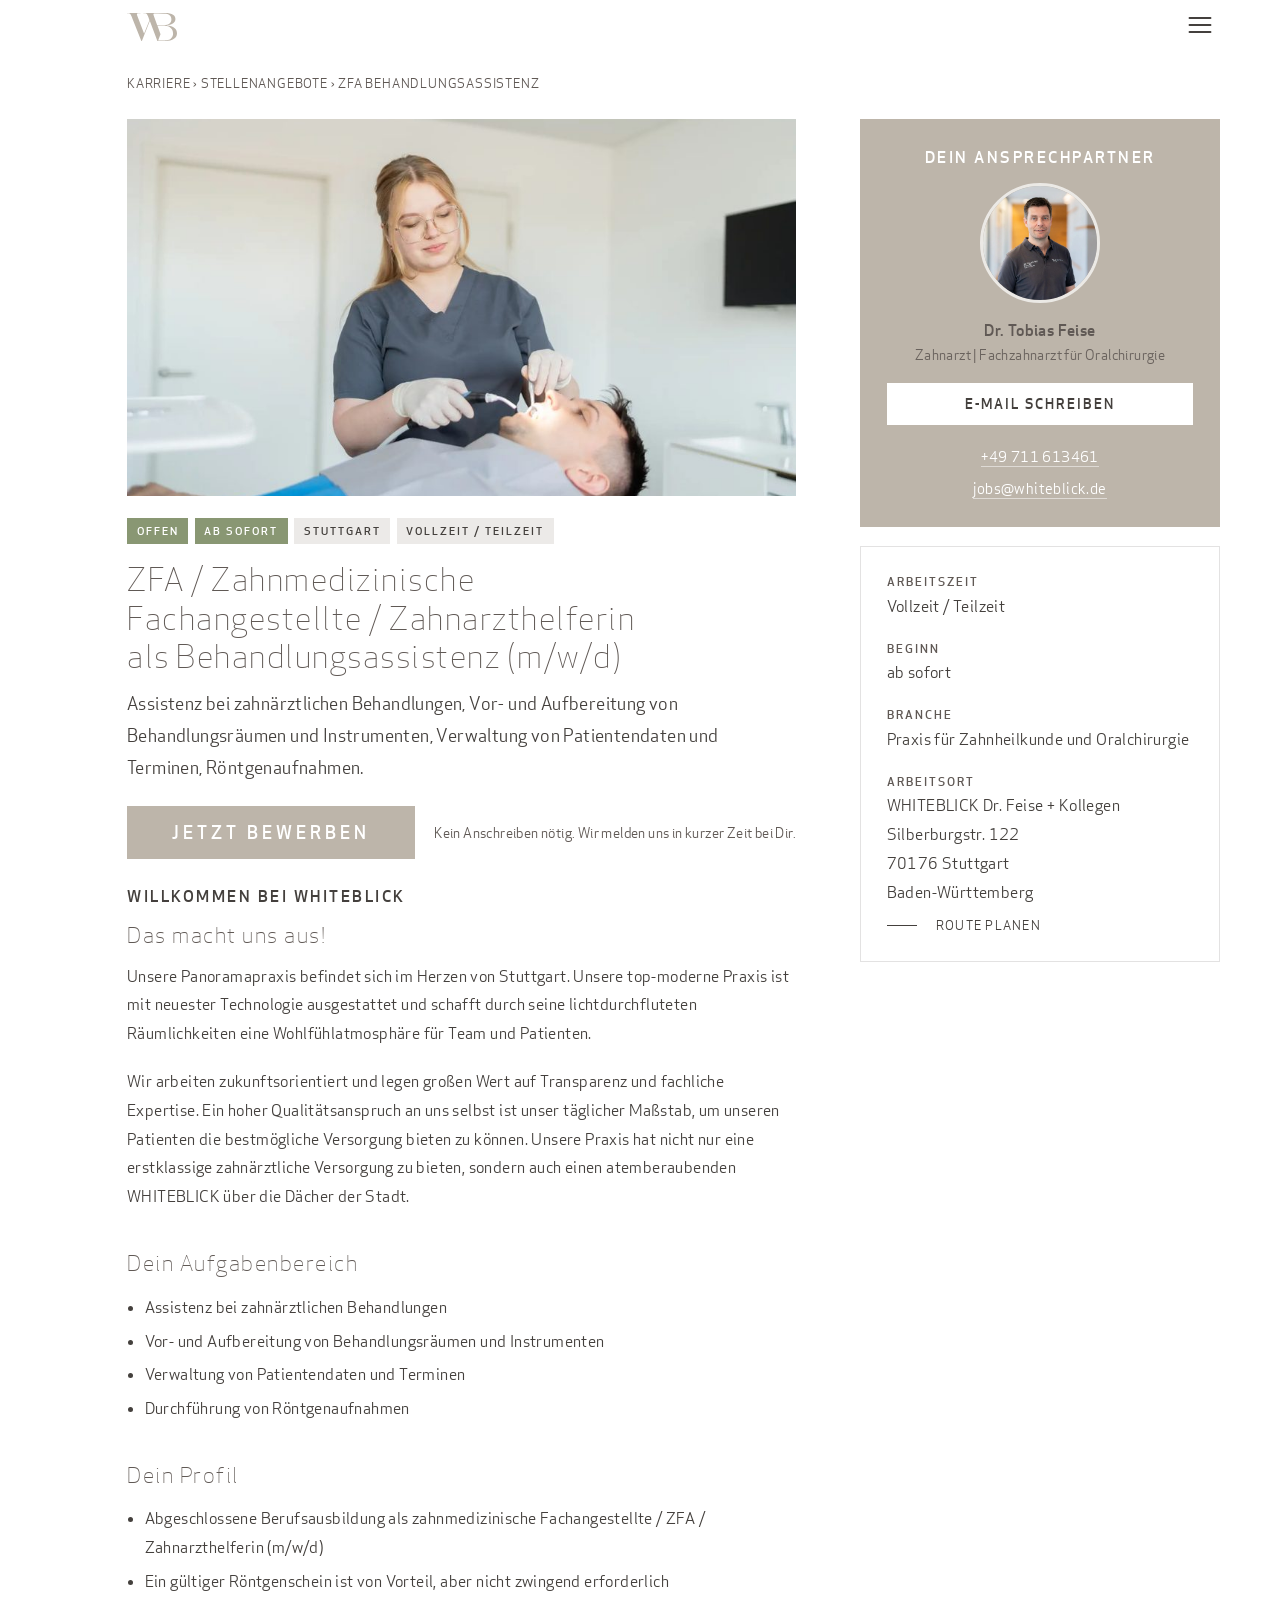
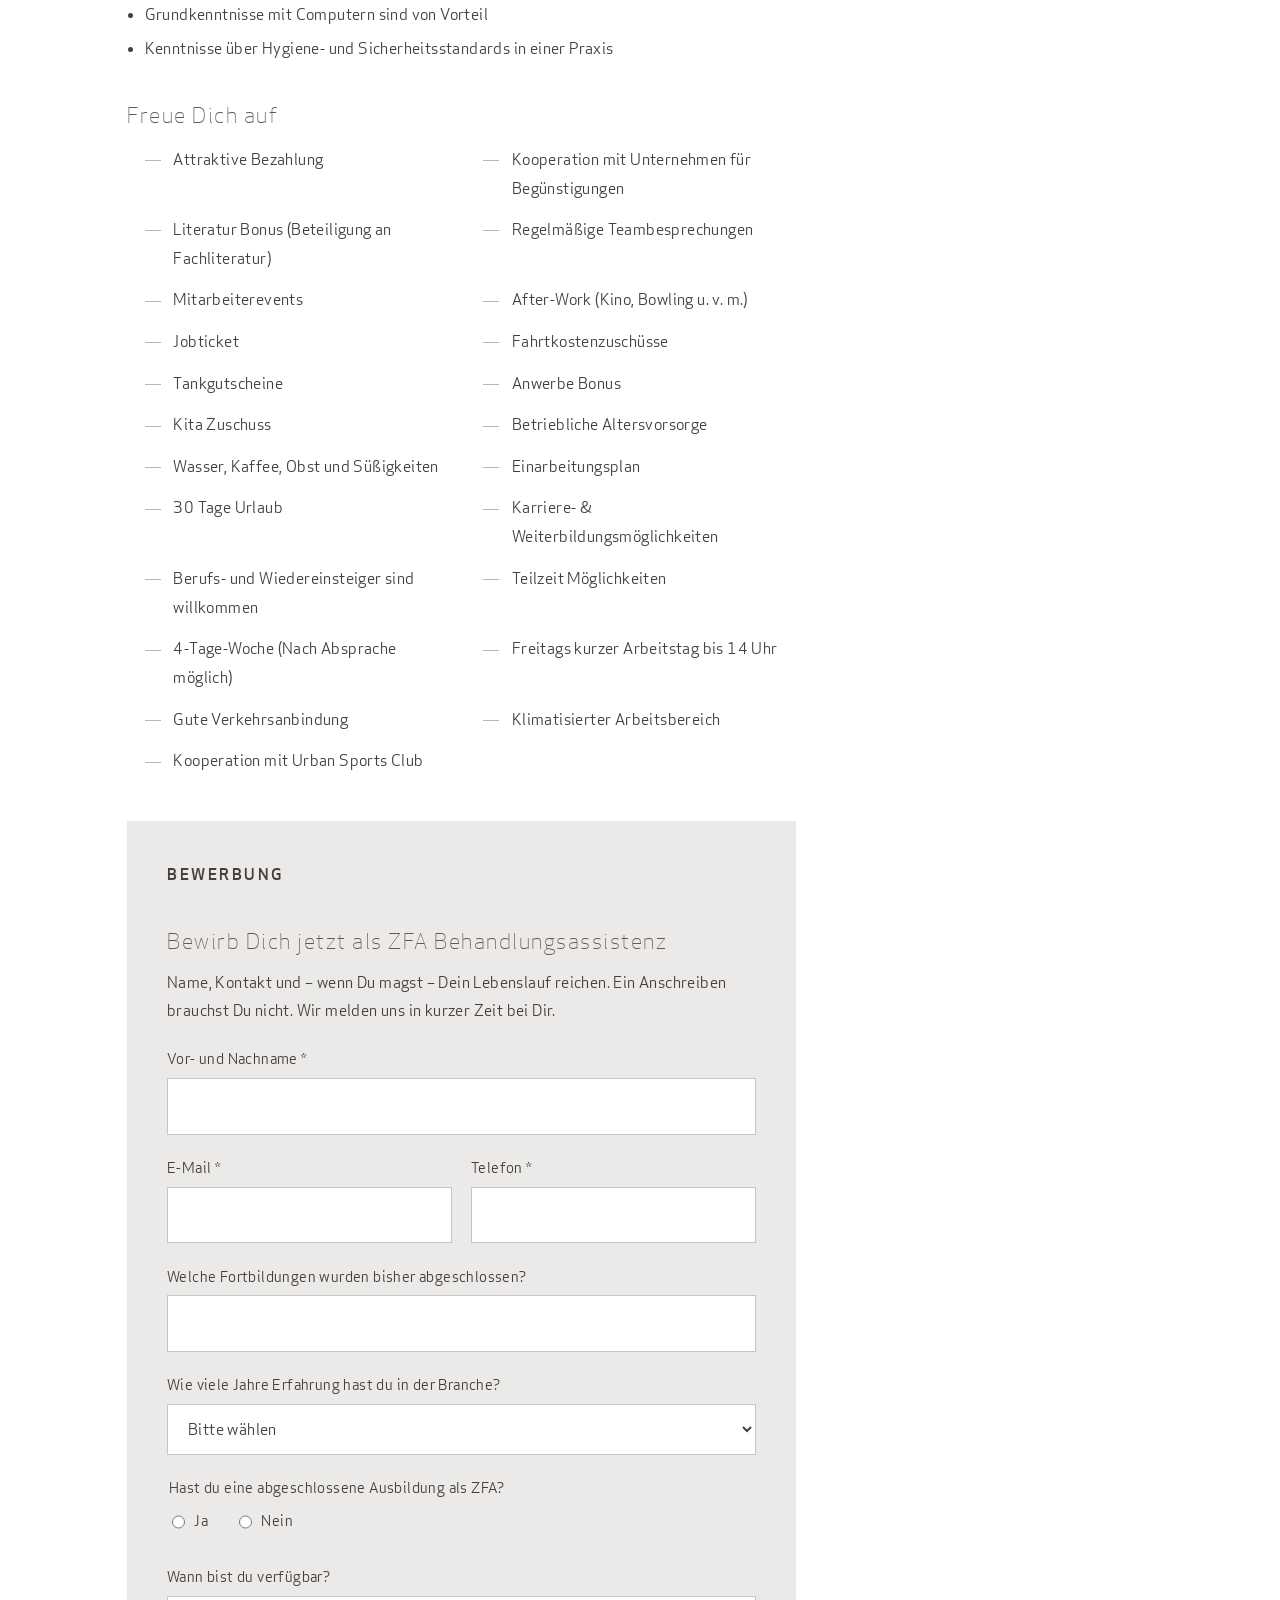
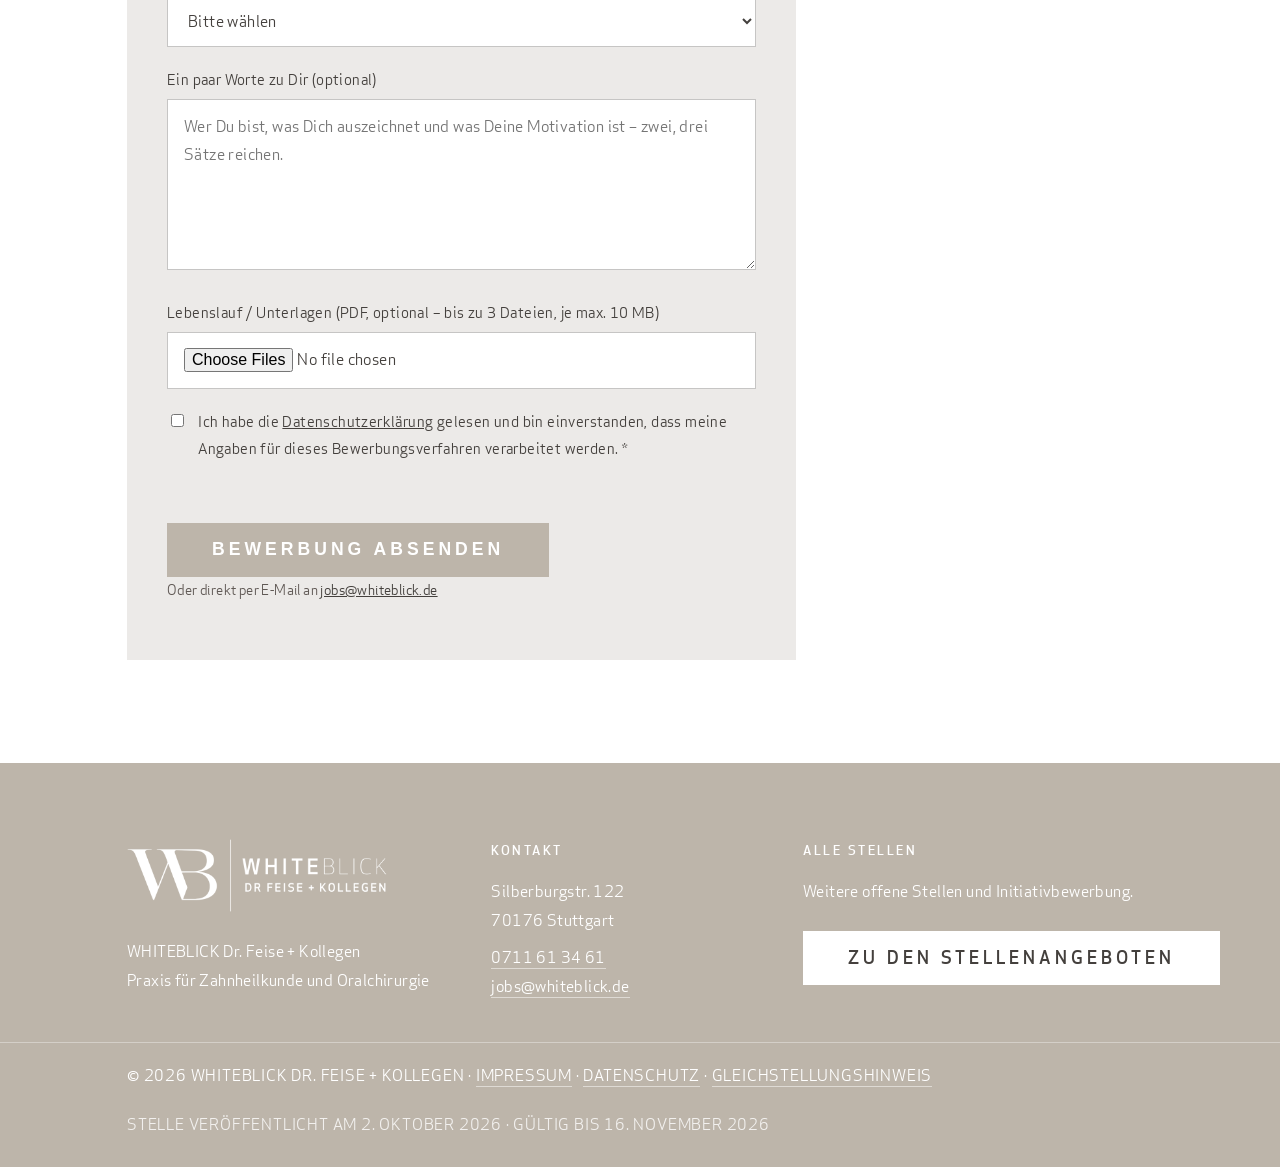
<file: website/stellen/zfa-behandlungsassistenz-stuttgart.html>
<!doctype html>
<html lang="de">
<head>
<meta charset="utf-8">
<meta name="viewport" content="width=device-width, initial-scale=1">
<title>ZFA Behandlungsassistenz (m/w/d) in Stuttgart | WHITEBLICK Dr. Feise + Kollegen</title>
<meta name="description" content="ZFA Behandlungsassistenz in Stuttgart bei WHITEBLICK Dr. Feise + Kollegen: Assistenz bei zahnärztlichen Behandlungen, Vor- und Aufbereitung von…">
<link rel="canonical" href="https://whiteblick-karriere.de/stellen/zfa-behandlungsassistenz-stuttgart.html">
<meta property="og:type" content="website">
<meta property="og:locale" content="de_DE">
<meta property="og:title" content="ZFA Behandlungsassistenz (m/w/d) in Stuttgart | WHITEBLICK Dr. Feise + Kollegen">
<meta property="og:description" content="ZFA Behandlungsassistenz in Stuttgart bei WHITEBLICK Dr. Feise + Kollegen: Assistenz bei zahnärztlichen Behandlungen, Vor- und Aufbereitung von…">
<meta property="og:url" content="https://whiteblick-karriere.de/stellen/zfa-behandlungsassistenz-stuttgart.html">
<meta property="og:image" content="https://whiteblick-karriere.de/assets/img/team-23.jpg">
<meta name="theme-color" content="#44403d">
<link rel="icon" href="../assets/img/favicon.svg" type="image/svg+xml">
<link rel="stylesheet" href="../assets/css/ci.css">
<link rel="stylesheet" href="../assets/css/stil.css">
<script type="application/ld+json">
{
  "@context": "https://schema.org/",
  "@type": "JobPosting",
  "title": "ZFA / Zahnmedizinische Fachangestellte / Zahnarzthelferin als Behandlungsassistenz (m/w/d)",
  "description": "<p>Unsere Panoramapraxis befindet sich im Herzen von Stuttgart. Unsere top-moderne Praxis ist mit neuester Technologie ausgestattet und schafft durch seine lichtdurchfluteten Räumlichkeiten eine Wohlfühlatmosphäre für Team und Patienten.</p><p>Wir arbeiten zukunftsorientiert und legen großen Wert auf Transparenz und fachliche Expertise. Ein hoher Qualitätsanspruch an uns selbst ist unser täglicher Maßstab, um unseren Patienten die bestmögliche Versorgung bieten zu können. Unsere Praxis hat nicht nur eine erstklassige zahnärztliche Versorgung zu bieten, sondern auch einen atemberaubenden WHITEBLICK über die Dächer der Stadt.</p><h3>Dein Aufgabenbereich</h3><ul><li>Assistenz bei zahnärztlichen Behandlungen</li><li>Vor- und Aufbereitung von Behandlungsräumen und Instrumenten</li><li>Verwaltung von Patientendaten und Terminen</li><li>Durchführung von Röntgenaufnahmen</li></ul><h3>Dein Profil</h3><ul><li>Abgeschlossene Berufsausbildung als zahnmedizinische Fachangestellte / ZFA / Zahnarzthelferin (m/w/d)</li><li>Ein gültiger Röntgenschein ist von Vorteil, aber nicht zwingend erforderlich</li><li>Grundkenntnisse mit Computern sind von Vorteil</li><li>Kenntnisse über Hygiene- und Sicherheitsstandards in einer Praxis</li></ul><h3>Wir bieten</h3><ul><li>Attraktive Bezahlung</li><li>Kooperation mit Unternehmen für Begünstigungen</li><li>Literatur Bonus (Beteiligung an Fachliteratur)</li><li>Regelmäßige Teambesprechungen</li><li>Mitarbeiterevents</li><li>After-Work (Kino, Bowling u. v. m.)</li><li>Jobticket</li><li>Fahrtkostenzuschüsse</li><li>Tankgutscheine</li><li>Anwerbe Bonus</li><li>Kita Zuschuss</li><li>Betriebliche Altersvorsorge</li><li>Wasser, Kaffee, Obst und Süßigkeiten</li><li>Einarbeitungsplan</li><li>30 Tage Urlaub</li><li>Karriere- &amp; Weiterbildungsmöglichkeiten</li><li>Berufs- und Wiedereinsteiger sind willkommen</li><li>Teilzeit Möglichkeiten</li><li>4-Tage-Woche (Nach Absprache möglich)</li><li>Freitags kurzer Arbeitstag bis 14 Uhr</li><li>Gute Verkehrsanbindung</li><li>Klimatisierter Arbeitsbereich</li><li>Kooperation mit Urban Sports Club</li></ul>",
  "identifier": {
    "@type": "PropertyValue",
    "name": "WHITEBLICK Dr. Feise + Kollegen",
    "value": "zfa-behandlungsassistenz-stuttgart"
  },
  "datePosted": "2026-10-02",
  "validThrough": "2026-11-16T23:59:59+02:00",
  "employmentType": [
    "FULL_TIME",
    "PART_TIME"
  ],
  "hiringOrganization": {
    "@type": "Organization",
    "name": "WHITEBLICK Dr. Feise + Kollegen",
    "sameAs": "https://www.whiteblick.de",
    "logo": "https://whiteblick-karriere.de/assets/img/logo.svg"
  },
  "jobLocation": {
    "@type": "Place",
    "address": {
      "@type": "PostalAddress",
      "streetAddress": "Silberburgstr. 122",
      "addressLocality": "Stuttgart",
      "postalCode": "70176",
      "addressRegion": "Baden-Württemberg",
      "addressCountry": "DE"
    }
  },
  "directApply": true,
  "url": "https://whiteblick-karriere.de/stellen/zfa-behandlungsassistenz-stuttgart.html",
  "qualifications": "Abgeschlossene Berufsausbildung als zahnmedizinische Fachangestellte / ZFA / Zahnarzthelferin (m/w/d)"
}
</script>
<script type="application/ld+json">
{"@context": "https://schema.org", "@type": "BreadcrumbList", "itemListElement": [{"@type": "ListItem", "position": 1, "name": "Karriere", "item": "https://whiteblick-karriere.de/"}, {"@type": "ListItem", "position": 2, "name": "Offene Stellen", "item": "https://whiteblick-karriere.de/#stellen"}, {"@type": "ListItem", "position": 3, "name": "ZFA Behandlungsassistenz", "item": "https://whiteblick-karriere.de/stellen/zfa-behandlungsassistenz-stuttgart.html"}]}
</script>
</head>
<body class="stellenseite">
<!-- generiert von scripts/bauen.py aus stellen/zfa-behandlungsassistenz-stuttgart.json – nicht von Hand ändern, Änderungen in der JSON-Datei machen -->

<a class="skip" href="#inhalt">Zum Inhalt springen</a>

<header class="kopf">
  <div class="wrap kopf-zeile">
    <a class="logo" href="../index.html" aria-label="WHITEBLICK Dr. Feise + Kollegen – Startseite Karriere"><img src="../assets/img/logo.svg" alt="WHITEBLICK" width="54" height="30"></a>
    <button class="navi-schalter" aria-expanded="false" aria-controls="navi" aria-label="Menü öffnen"><svg viewBox="0 0 24 24" aria-hidden="true"><path d="M3 6h18M3 12h18M3 18h18" stroke="currentColor" stroke-width="1.6" fill="none" stroke-linecap="round"/></svg></button>
    <nav class="hauptnavi" id="navi" aria-label="Hauptnavigation">
      <a href="../index.html#ueber-uns">Über uns</a>
      <a href="../index.html#benefits">Benefits</a>
      <a href="../index.html#tipps">Bewerbungstipps</a>
      <a href="../index.html#prozess">Bewerbungsprozess</a>
      <a href="../index.html#faq">F.A.Q</a>
      <a class="knopf knopf-klein" href="../index.html#stellen">Alle Stellen</a>
      <span class="social-navi"><a href="https://www.whiteblick.de" rel="noopener">Zur Praxis</a></span>
    </nav>
  </div>
</header>

<main id="inhalt">
  <nav class="wrap brotkrumen" aria-label="Pfad">
    <a href="../index.html">Karriere</a> › <a href="../index.html#stellen">Stellenangebote</a> › <span aria-current="page">ZFA Behandlungsassistenz</span>
  </nav>

  <!-- Zweispaltig wie ao-karriere.de: links Bild, Marken, Titel, Text, Formular – rechts klebend Ansprechpartner und Fakten.
       Auf dem Handy: Kopf, dann Ansprechpartner/Fakten, dann Text – der Kontakt bleibt oben, nicht am Seitenende. -->
  <div class="wrap stelle-raster">
    <div class="stelle-kopf">
      <figure class="stelle-bild"><img src="../assets/img/team-23.jpg" alt="Behandlung eines Patienten durch eine ZFA bei WHITEBLICK" width="1200" height="675" loading="lazy"></figure>
      <p class="marken marken-zeile"><span class="marke marke-gruen">Offen</span><span class="marke marke-gruen">ab sofort</span><span class="marke marke-grau">Stuttgart</span><span class="marke marke-grau">Vollzeit / Teilzeit</span></p>
      <h1>ZFA / Zahnmedizinische Fachangestellte / Zahnarzthelferin als Behandlungsassistenz (m/w/d)</h1>
      <p class="untertitel">Assistenz bei zahnärztlichen Behandlungen, Vor- und Aufbereitung von Behandlungsräumen und Instrumenten, Verwaltung von Patientendaten und Terminen, Röntgenaufnahmen.</p>
      <p class="stelle-aktion"><a class="knopf" href="#bewerben">Jetzt bewerben</a> <span class="hinweis-klein">Kein Anschreiben nötig. Wir melden uns in kurzer Zeit bei Dir.</span></p>
    </div>

    <aside class="stelle-seite" aria-label="Ansprechpartner und Eckdaten">
      <div class="karte karte-akzent ansprech-karte"><p class="dachzeile">Dein Ansprechpartner</p><img src="../assets/img/ansprechpartner-dr-feise.jpg" alt="Dr. Tobias Feise" width="120" height="120" loading="lazy"><p class="ansprech-name"><strong>Dr. Tobias Feise</strong><br><span>Zahnarzt | Fachzahnarzt für Oralchirurgie</span></p><a class="knopf knopf-hell knopf-mittel" href="mailto:jobs@whiteblick.de?subject=Bewerbung:%20ZFA%20Behandlungsassistenz">E-Mail schreiben</a><p class="ansprech-kontakt"><a href="tel:+49711613461">+49 711 613461</a></p><p class="ansprech-kontakt"><a href="mailto:jobs@whiteblick.de">jobs@whiteblick.de</a></p></div>
      <dl class="karte fakten">
        <div><dt>Arbeitszeit</dt><dd>Vollzeit / Teilzeit</dd></div>
        <div><dt>Beginn</dt><dd>ab sofort</dd></div>
        
        <div><dt>Branche</dt><dd>Praxis für Zahnheilkunde und Oralchirurgie</dd></div>
        <div><dt>Arbeitsort</dt><dd><address>WHITEBLICK Dr. Feise + Kollegen<br>Silberburgstr. 122<br>70176 Stuttgart<br>Baden-Württemberg</address>
          <a class="mehr mehr-klein" href="https://www.google.com/maps/dir/?api=1&amp;destination=Silberburgstr. 122%2C%2070176%20Stuttgart" rel="noopener" target="_blank">Route planen</a></dd></div>
      </dl>
    </aside>

    <div class="stelle-text">
      <span class="dachzeile">Willkommen bei WHITEBLICK</span>
      <h2 style="margin-top:0">Das macht uns aus!</h2>
      <p>Unsere Panoramapraxis befindet sich im Herzen von Stuttgart. Unsere top-moderne Praxis ist mit neuester Technologie ausgestattet und schafft durch seine lichtdurchfluteten Räumlichkeiten eine Wohlfühlatmosphäre für Team und Patienten.</p><p>Wir arbeiten zukunftsorientiert und legen großen Wert auf Transparenz und fachliche Expertise. Ein hoher Qualitätsanspruch an uns selbst ist unser täglicher Maßstab, um unseren Patienten die bestmögliche Versorgung bieten zu können. Unsere Praxis hat nicht nur eine erstklassige zahnärztliche Versorgung zu bieten, sondern auch einen atemberaubenden WHITEBLICK über die Dächer der Stadt.</p>

      <h2>Dein Aufgabenbereich</h2>
      <ul><li>Assistenz bei zahnärztlichen Behandlungen</li><li>Vor- und Aufbereitung von Behandlungsräumen und Instrumenten</li><li>Verwaltung von Patientendaten und Terminen</li><li>Durchführung von Röntgenaufnahmen</li></ul>

      <h2>Dein Profil</h2>
      <ul><li>Abgeschlossene Berufsausbildung als zahnmedizinische Fachangestellte / ZFA / Zahnarzthelferin (m/w/d)</li><li>Ein gültiger Röntgenschein ist von Vorteil, aber nicht zwingend erforderlich</li><li>Grundkenntnisse mit Computern sind von Vorteil</li><li>Kenntnisse über Hygiene- und Sicherheitsstandards in einer Praxis</li></ul>

      <h2>Freue Dich auf</h2>
      <ul class="benefits-liste"><li>Attraktive Bezahlung</li><li>Kooperation mit Unternehmen für Begünstigungen</li><li>Literatur Bonus (Beteiligung an Fachliteratur)</li><li>Regelmäßige Teambesprechungen</li><li>Mitarbeiterevents</li><li>After-Work (Kino, Bowling u. v. m.)</li><li>Jobticket</li><li>Fahrtkostenzuschüsse</li><li>Tankgutscheine</li><li>Anwerbe Bonus</li><li>Kita Zuschuss</li><li>Betriebliche Altersvorsorge</li><li>Wasser, Kaffee, Obst und Süßigkeiten</li><li>Einarbeitungsplan</li><li>30 Tage Urlaub</li><li>Karriere- &amp; Weiterbildungsmöglichkeiten</li><li>Berufs- und Wiedereinsteiger sind willkommen</li><li>Teilzeit Möglichkeiten</li><li>4-Tage-Woche (Nach Absprache möglich)</li><li>Freitags kurzer Arbeitstag bis 14 Uhr</li><li>Gute Verkehrsanbindung</li><li>Klimatisierter Arbeitsbereich</li><li>Kooperation mit Urban Sports Club</li></ul>

      <div id="bewerben" class="bewerben">
        <span class="dachzeile">Bewerbung</span>
        <h2>Bewirb Dich jetzt als ZFA Behandlungsassistenz</h2>
        <p>Name, Kontakt und – wenn Du magst – Dein Lebenslauf reichen. Ein Anschreiben brauchst Du nicht. Wir melden uns in kurzer Zeit bei Dir.</p>

      <form class="bewerbungsformular" action="../bewerbung-senden.php" method="post" enctype="multipart/form-data" novalidate>
        <input type="hidden" name="stelle" value="zfa-behandlungsassistenz-stuttgart">
        <input type="hidden" name="zeit" value="">
        <div class="honigtopf" aria-hidden="true">
          <label>Webseite <input type="text" name="webseite" tabindex="-1" autocomplete="off"></label>
        </div>

        <div class="feld">
          <label for="name">Vor- und Nachname *</label>
          <input id="name" name="name" type="text" required autocomplete="name">
        </div>
        <div class="feld-reihe">
          <div class="feld">
            <label for="email">E-Mail *</label>
            <input id="email" name="email" type="email" required autocomplete="email">
          </div>
          <div class="feld">
            <label for="telefon">Telefon *</label>
            <input id="telefon" name="telefon" type="tel" required autocomplete="tel">
          </div>
        </div>

        <div class="feld"><label for="zf-fortbildungen">Welche Fortbildungen wurden bisher abgeschlossen?</label><input id="zf-fortbildungen" name="zusatz[fortbildungen]" type="text"></div>
<div class="feld"><label for="zf-erfahrung">Wie viele Jahre Erfahrung hast du in der Branche?</label><select id="zf-erfahrung" name="zusatz[erfahrung]"><option value="">Bitte wählen</option><option value="Keine Erfahrung">Keine Erfahrung</option><option value="1-3 Jahre">1-3 Jahre</option><option value="3-5 Jahre">3-5 Jahre</option><option value="+5 Jahre">+5 Jahre</option></select></div>
<fieldset class="feld"><legend>Hast du eine abgeschlossene Ausbildung als ZFA?</legend><label><input type="radio" name="zusatz[ausbildung_zfa]" value="ja"> Ja</label> <label><input type="radio" name="zusatz[ausbildung_zfa]" value="nein"> Nein</label></fieldset>
<div class="feld"><label for="zf-verfuegbar">Wann bist du verfügbar?</label><select id="zf-verfuegbar" name="zusatz[verfuegbar]"><option value="">Bitte wählen</option><option value="Ab Sofort">Ab Sofort</option><option value="In weniger als 3 Monaten">In weniger als 3 Monaten</option><option value="In mehr als 3 Monaten">In mehr als 3 Monaten</option></select></div>

        <div class="feld">
          <label for="nachricht">Ein paar Worte zu Dir (optional)</label>
          <textarea id="nachricht" name="nachricht" rows="5" placeholder="Wer Du bist, was Dich auszeichnet und was Deine Motivation ist – zwei, drei Sätze reichen."></textarea>
        </div>

        <div class="feld">
          <label for="unterlagen">Lebenslauf / Unterlagen (PDF, optional – bis zu 3 Dateien, je max. 10 MB)</label>
          <input id="unterlagen" name="unterlagen[]" type="file" accept="application/pdf,.pdf" multiple>
        </div>

        <div class="feld feld-zustimmung">
          <label>
            <input type="checkbox" name="datenschutz" value="ja" required>
            <span>Ich habe die <a href="../rechtliches/datenschutz.html" target="_blank" rel="noopener">Datenschutzerklärung</a> gelesen und bin einverstanden, dass meine Angaben für dieses Bewerbungsverfahren verarbeitet werden. *</span>
          </label>
        </div>

        <p class="formular-meldung" role="status" aria-live="polite"></p>
        <button class="knopf" type="submit">Bewerbung absenden</button>
        <p class="hinweis-klein">Oder direkt per E-Mail an <a href="mailto:jobs@whiteblick.de?subject=Bewerbung:%20ZFA%20Behandlungsassistenz">jobs@whiteblick.de</a></p>
      </form>
      </div>
    </div>
  </div>
</main>

<footer class="fuss">
  <div class="wrap fuss-oben">
    <div>
      <img src="../assets/img/logo-dachmarke-weiss.png" alt="WHITEBLICK Dr. Feise + Kollegen" width="280" height="78">
      <p>WHITEBLICK Dr. Feise + Kollegen<br>Praxis für Zahnheilkunde und Oralchirurgie</p>
    </div>
    <div>
      <p class="fuss-titel">Kontakt</p>
      <p>Silberburgstr. 122<br>70176 Stuttgart</p>
      <p><a href="tel:+49711613461">0711 61 34 61</a><br><a href="mailto:jobs@whiteblick.de">jobs@whiteblick.de</a></p>
    </div>
    <div>
      <p class="fuss-titel">Alle Stellen</p>
      <p>Weitere offene Stellen und Initiativbewerbung.</p>
      <a class="knopf knopf-hell" href="../index.html#stellen">Zu den Stellenangeboten</a>
    </div>
  </div>
  <div class="wrap fuss-unten">
    <p>© <span data-jahr></span> WHITEBLICK Dr. Feise + Kollegen · <a href="../rechtliches/impressum.html">Impressum</a> · <a href="../rechtliches/datenschutz.html">Datenschutz</a> · <a href="../rechtliches/gleichstellungshinweis.html">Gleichstellungshinweis</a></p>
    <p class="hinweis-klein" style="color:#fff;opacity:.8">Stelle veröffentlicht am 2. Oktober 2026 · gültig bis 16. November 2026</p>
  </div>
</footer>

<script src="../assets/js/konfiguration.js"></script>
<script src="../assets/js/app.js" defer></script>
<script src="../assets/js/statistik.js" defer></script>
</body>
</html>
</file>
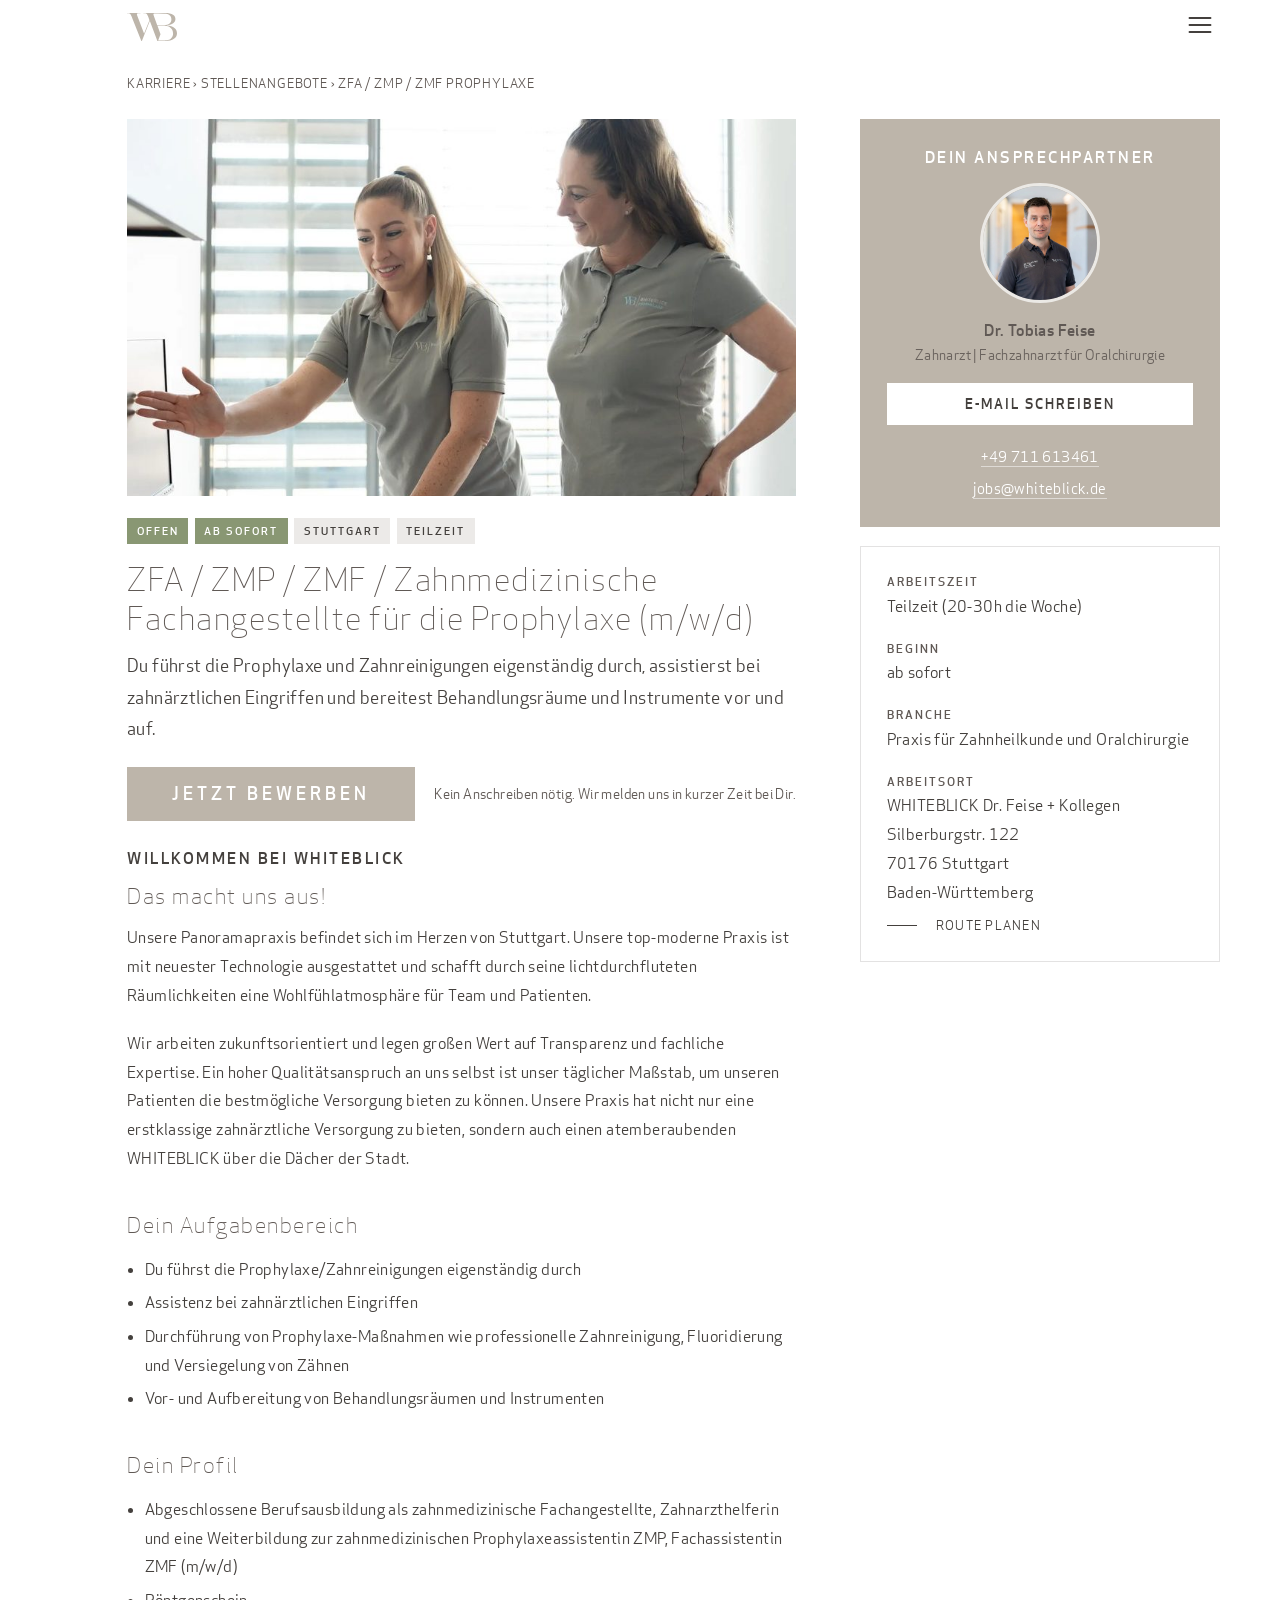
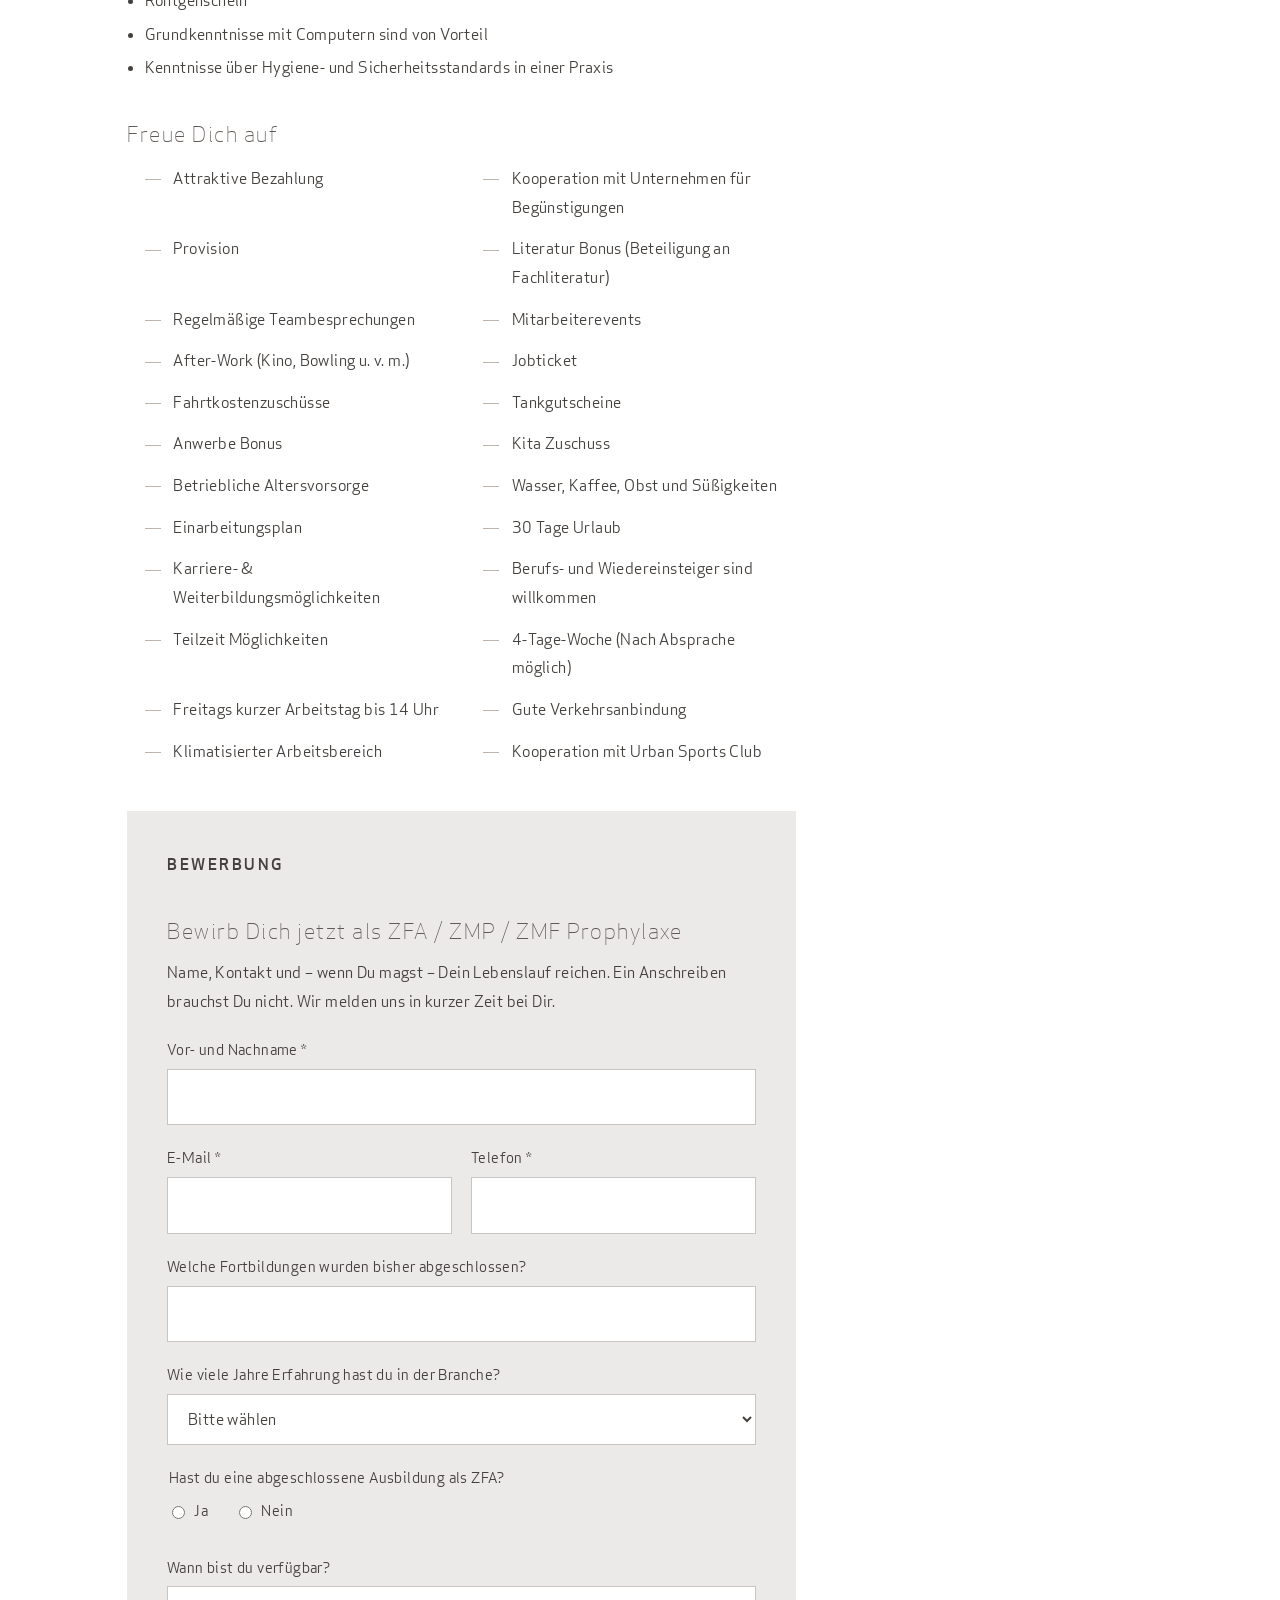
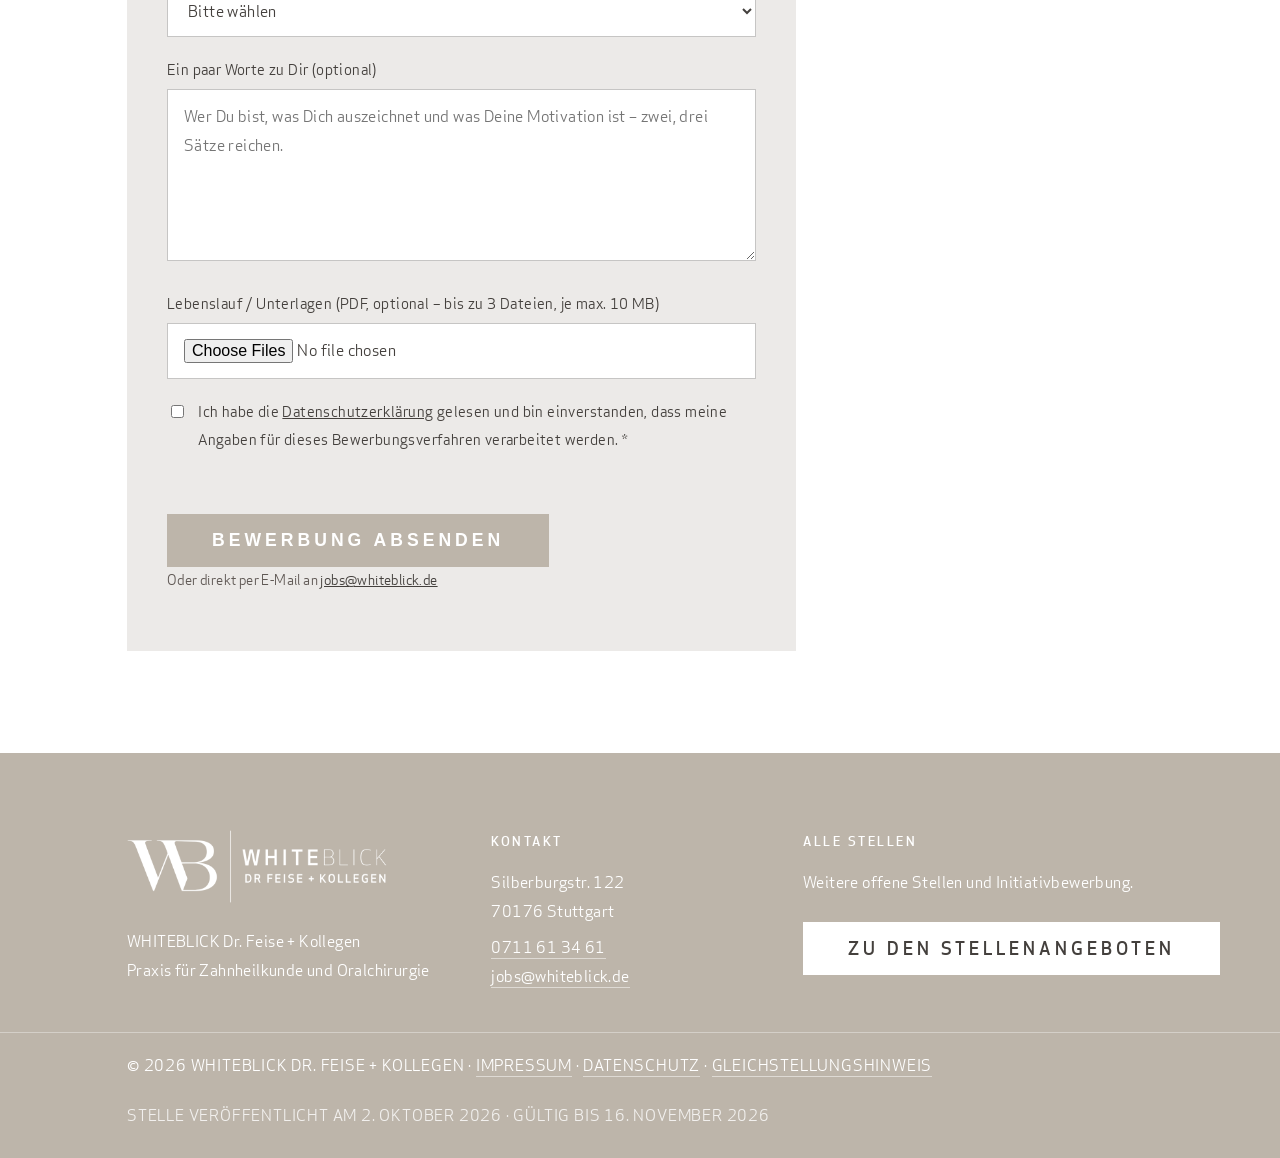
<file: website/stellen/zfa-zmp-zmf-prophylaxe-stuttgart.html>
<!doctype html>
<html lang="de">
<head>
<meta charset="utf-8">
<meta name="viewport" content="width=device-width, initial-scale=1">
<title>ZFA / ZMP / ZMF Prophylaxe (m/w/d) in Stuttgart | WHITEBLICK Dr. Feise + Kollegen</title>
<meta name="description" content="ZFA / ZMP / ZMF Prophylaxe in Stuttgart bei WHITEBLICK Dr. Feise + Kollegen: Du führst die Prophylaxe und Zahnreinigungen eigenständig durch, assistierst…">
<link rel="canonical" href="https://whiteblick-karriere.de/stellen/zfa-zmp-zmf-prophylaxe-stuttgart.html">
<meta property="og:type" content="website">
<meta property="og:locale" content="de_DE">
<meta property="og:title" content="ZFA / ZMP / ZMF Prophylaxe (m/w/d) in Stuttgart | WHITEBLICK Dr. Feise + Kollegen">
<meta property="og:description" content="ZFA / ZMP / ZMF Prophylaxe in Stuttgart bei WHITEBLICK Dr. Feise + Kollegen: Du führst die Prophylaxe und Zahnreinigungen eigenständig durch, assistierst…">
<meta property="og:url" content="https://whiteblick-karriere.de/stellen/zfa-zmp-zmf-prophylaxe-stuttgart.html">
<meta property="og:image" content="https://whiteblick-karriere.de/assets/img/team-16.jpg">
<meta name="theme-color" content="#44403d">
<link rel="icon" href="../assets/img/favicon.svg" type="image/svg+xml">
<link rel="stylesheet" href="../assets/css/ci.css">
<link rel="stylesheet" href="../assets/css/stil.css">
<script type="application/ld+json">
{
  "@context": "https://schema.org/",
  "@type": "JobPosting",
  "title": "ZFA / ZMP / ZMF / Zahnmedizinische Fachangestellte für die Prophylaxe (m/w/d)",
  "description": "<p>Unsere Panoramapraxis befindet sich im Herzen von Stuttgart. Unsere top-moderne Praxis ist mit neuester Technologie ausgestattet und schafft durch seine lichtdurchfluteten Räumlichkeiten eine Wohlfühlatmosphäre für Team und Patienten.</p><p>Wir arbeiten zukunftsorientiert und legen großen Wert auf Transparenz und fachliche Expertise. Ein hoher Qualitätsanspruch an uns selbst ist unser täglicher Maßstab, um unseren Patienten die bestmögliche Versorgung bieten zu können. Unsere Praxis hat nicht nur eine erstklassige zahnärztliche Versorgung zu bieten, sondern auch einen atemberaubenden WHITEBLICK über die Dächer der Stadt.</p><h3>Dein Aufgabenbereich</h3><ul><li>Du führst die Prophylaxe/Zahnreinigungen eigenständig durch</li><li>Assistenz bei zahnärztlichen Eingriffen</li><li>Durchführung von Prophylaxe-Maßnahmen wie professionelle Zahnreinigung, Fluoridierung und Versiegelung von Zähnen</li><li>Vor- und Aufbereitung von Behandlungsräumen und Instrumenten</li></ul><h3>Dein Profil</h3><ul><li>Abgeschlossene Berufsausbildung als zahnmedizinische Fachangestellte, Zahnarzthelferin und eine Weiterbildung zur zahnmedizinischen Prophylaxeassistentin ZMP, Fachassistentin ZMF (m/w/d)</li><li>Röntgenschein</li><li>Grundkenntnisse mit Computern sind von Vorteil</li><li>Kenntnisse über Hygiene- und Sicherheitsstandards in einer Praxis</li></ul><h3>Wir bieten</h3><ul><li>Attraktive Bezahlung</li><li>Kooperation mit Unternehmen für Begünstigungen</li><li>Provision</li><li>Literatur Bonus (Beteiligung an Fachliteratur)</li><li>Regelmäßige Teambesprechungen</li><li>Mitarbeiterevents</li><li>After-Work (Kino, Bowling u. v. m.)</li><li>Jobticket</li><li>Fahrtkostenzuschüsse</li><li>Tankgutscheine</li><li>Anwerbe Bonus</li><li>Kita Zuschuss</li><li>Betriebliche Altersvorsorge</li><li>Wasser, Kaffee, Obst und Süßigkeiten</li><li>Einarbeitungsplan</li><li>30 Tage Urlaub</li><li>Karriere- &amp; Weiterbildungsmöglichkeiten</li><li>Berufs- und Wiedereinsteiger sind willkommen</li><li>Teilzeit Möglichkeiten</li><li>4-Tage-Woche (Nach Absprache möglich)</li><li>Freitags kurzer Arbeitstag bis 14 Uhr</li><li>Gute Verkehrsanbindung</li><li>Klimatisierter Arbeitsbereich</li><li>Kooperation mit Urban Sports Club</li></ul>",
  "identifier": {
    "@type": "PropertyValue",
    "name": "WHITEBLICK Dr. Feise + Kollegen",
    "value": "zfa-zmp-zmf-prophylaxe-stuttgart"
  },
  "datePosted": "2026-10-02",
  "validThrough": "2026-11-16T23:59:59+02:00",
  "employmentType": [
    "PART_TIME"
  ],
  "hiringOrganization": {
    "@type": "Organization",
    "name": "WHITEBLICK Dr. Feise + Kollegen",
    "sameAs": "https://www.whiteblick.de",
    "logo": "https://whiteblick-karriere.de/assets/img/logo.svg"
  },
  "jobLocation": {
    "@type": "Place",
    "address": {
      "@type": "PostalAddress",
      "streetAddress": "Silberburgstr. 122",
      "addressLocality": "Stuttgart",
      "postalCode": "70176",
      "addressRegion": "Baden-Württemberg",
      "addressCountry": "DE"
    }
  },
  "directApply": true,
  "url": "https://whiteblick-karriere.de/stellen/zfa-zmp-zmf-prophylaxe-stuttgart.html",
  "qualifications": "Abgeschlossene Berufsausbildung als ZFA mit Weiterbildung zur ZMP oder ZMF; Röntgenschein"
}
</script>
<script type="application/ld+json">
{"@context": "https://schema.org", "@type": "BreadcrumbList", "itemListElement": [{"@type": "ListItem", "position": 1, "name": "Karriere", "item": "https://whiteblick-karriere.de/"}, {"@type": "ListItem", "position": 2, "name": "Offene Stellen", "item": "https://whiteblick-karriere.de/#stellen"}, {"@type": "ListItem", "position": 3, "name": "ZFA / ZMP / ZMF Prophylaxe", "item": "https://whiteblick-karriere.de/stellen/zfa-zmp-zmf-prophylaxe-stuttgart.html"}]}
</script>
</head>
<body class="stellenseite">
<!-- generiert von scripts/bauen.py aus stellen/zfa-zmp-zmf-prophylaxe-stuttgart.json – nicht von Hand ändern, Änderungen in der JSON-Datei machen -->

<a class="skip" href="#inhalt">Zum Inhalt springen</a>

<header class="kopf">
  <div class="wrap kopf-zeile">
    <a class="logo" href="../index.html" aria-label="WHITEBLICK Dr. Feise + Kollegen – Startseite Karriere"><img src="../assets/img/logo.svg" alt="WHITEBLICK" width="54" height="30"></a>
    <button class="navi-schalter" aria-expanded="false" aria-controls="navi" aria-label="Menü öffnen"><svg viewBox="0 0 24 24" aria-hidden="true"><path d="M3 6h18M3 12h18M3 18h18" stroke="currentColor" stroke-width="1.6" fill="none" stroke-linecap="round"/></svg></button>
    <nav class="hauptnavi" id="navi" aria-label="Hauptnavigation">
      <a href="../index.html#ueber-uns">Über uns</a>
      <a href="../index.html#benefits">Benefits</a>
      <a href="../index.html#tipps">Bewerbungstipps</a>
      <a href="../index.html#prozess">Bewerbungsprozess</a>
      <a href="../index.html#faq">F.A.Q</a>
      <a class="knopf knopf-klein" href="../index.html#stellen">Alle Stellen</a>
      <span class="social-navi"><a href="https://www.whiteblick.de" rel="noopener">Zur Praxis</a></span>
    </nav>
  </div>
</header>

<main id="inhalt">
  <nav class="wrap brotkrumen" aria-label="Pfad">
    <a href="../index.html">Karriere</a> › <a href="../index.html#stellen">Stellenangebote</a> › <span aria-current="page">ZFA / ZMP / ZMF Prophylaxe</span>
  </nav>

  <!-- Zweispaltig wie ao-karriere.de: links Bild, Marken, Titel, Text, Formular – rechts klebend Ansprechpartner und Fakten.
       Auf dem Handy: Kopf, dann Ansprechpartner/Fakten, dann Text – der Kontakt bleibt oben, nicht am Seitenende. -->
  <div class="wrap stelle-raster">
    <div class="stelle-kopf">
      <figure class="stelle-bild"><img src="../assets/img/team-16.jpg" alt="Zwei Mitarbeiterinnen am Bildschirm im Behandlungszimmer" width="1200" height="675" loading="lazy"></figure>
      <p class="marken marken-zeile"><span class="marke marke-gruen">Offen</span><span class="marke marke-gruen">ab sofort</span><span class="marke marke-grau">Stuttgart</span><span class="marke marke-grau">Teilzeit</span></p>
      <h1>ZFA / ZMP / ZMF / Zahnmedizinische Fachangestellte für die Prophylaxe (m/w/d)</h1>
      <p class="untertitel">Du führst die Prophylaxe und Zahnreinigungen eigenständig durch, assistierst bei zahnärztlichen Eingriffen und bereitest Behandlungsräume und Instrumente vor und auf.</p>
      <p class="stelle-aktion"><a class="knopf" href="#bewerben">Jetzt bewerben</a> <span class="hinweis-klein">Kein Anschreiben nötig. Wir melden uns in kurzer Zeit bei Dir.</span></p>
    </div>

    <aside class="stelle-seite" aria-label="Ansprechpartner und Eckdaten">
      <div class="karte karte-akzent ansprech-karte"><p class="dachzeile">Dein Ansprechpartner</p><img src="../assets/img/ansprechpartner-dr-feise.jpg" alt="Dr. Tobias Feise" width="120" height="120" loading="lazy"><p class="ansprech-name"><strong>Dr. Tobias Feise</strong><br><span>Zahnarzt | Fachzahnarzt für Oralchirurgie</span></p><a class="knopf knopf-hell knopf-mittel" href="mailto:jobs@whiteblick.de?subject=Bewerbung:%20ZFA%20/%20ZMP%20/%20ZMF%20Prophylaxe">E-Mail schreiben</a><p class="ansprech-kontakt"><a href="tel:+49711613461">+49 711 613461</a></p><p class="ansprech-kontakt"><a href="mailto:jobs@whiteblick.de">jobs@whiteblick.de</a></p></div>
      <dl class="karte fakten">
        <div><dt>Arbeitszeit</dt><dd>Teilzeit (20-30h die Woche)</dd></div>
        <div><dt>Beginn</dt><dd>ab sofort</dd></div>
        
        <div><dt>Branche</dt><dd>Praxis für Zahnheilkunde und Oralchirurgie</dd></div>
        <div><dt>Arbeitsort</dt><dd><address>WHITEBLICK Dr. Feise + Kollegen<br>Silberburgstr. 122<br>70176 Stuttgart<br>Baden-Württemberg</address>
          <a class="mehr mehr-klein" href="https://www.google.com/maps/dir/?api=1&amp;destination=Silberburgstr. 122%2C%2070176%20Stuttgart" rel="noopener" target="_blank">Route planen</a></dd></div>
      </dl>
    </aside>

    <div class="stelle-text">
      <span class="dachzeile">Willkommen bei WHITEBLICK</span>
      <h2 style="margin-top:0">Das macht uns aus!</h2>
      <p>Unsere Panoramapraxis befindet sich im Herzen von Stuttgart. Unsere top-moderne Praxis ist mit neuester Technologie ausgestattet und schafft durch seine lichtdurchfluteten Räumlichkeiten eine Wohlfühlatmosphäre für Team und Patienten.</p><p>Wir arbeiten zukunftsorientiert und legen großen Wert auf Transparenz und fachliche Expertise. Ein hoher Qualitätsanspruch an uns selbst ist unser täglicher Maßstab, um unseren Patienten die bestmögliche Versorgung bieten zu können. Unsere Praxis hat nicht nur eine erstklassige zahnärztliche Versorgung zu bieten, sondern auch einen atemberaubenden WHITEBLICK über die Dächer der Stadt.</p>

      <h2>Dein Aufgabenbereich</h2>
      <ul><li>Du führst die Prophylaxe/Zahnreinigungen eigenständig durch</li><li>Assistenz bei zahnärztlichen Eingriffen</li><li>Durchführung von Prophylaxe-Maßnahmen wie professionelle Zahnreinigung, Fluoridierung und Versiegelung von Zähnen</li><li>Vor- und Aufbereitung von Behandlungsräumen und Instrumenten</li></ul>

      <h2>Dein Profil</h2>
      <ul><li>Abgeschlossene Berufsausbildung als zahnmedizinische Fachangestellte, Zahnarzthelferin und eine Weiterbildung zur zahnmedizinischen Prophylaxeassistentin ZMP, Fachassistentin ZMF (m/w/d)</li><li>Röntgenschein</li><li>Grundkenntnisse mit Computern sind von Vorteil</li><li>Kenntnisse über Hygiene- und Sicherheitsstandards in einer Praxis</li></ul>

      <h2>Freue Dich auf</h2>
      <ul class="benefits-liste"><li>Attraktive Bezahlung</li><li>Kooperation mit Unternehmen für Begünstigungen</li><li>Provision</li><li>Literatur Bonus (Beteiligung an Fachliteratur)</li><li>Regelmäßige Teambesprechungen</li><li>Mitarbeiterevents</li><li>After-Work (Kino, Bowling u. v. m.)</li><li>Jobticket</li><li>Fahrtkostenzuschüsse</li><li>Tankgutscheine</li><li>Anwerbe Bonus</li><li>Kita Zuschuss</li><li>Betriebliche Altersvorsorge</li><li>Wasser, Kaffee, Obst und Süßigkeiten</li><li>Einarbeitungsplan</li><li>30 Tage Urlaub</li><li>Karriere- &amp; Weiterbildungsmöglichkeiten</li><li>Berufs- und Wiedereinsteiger sind willkommen</li><li>Teilzeit Möglichkeiten</li><li>4-Tage-Woche (Nach Absprache möglich)</li><li>Freitags kurzer Arbeitstag bis 14 Uhr</li><li>Gute Verkehrsanbindung</li><li>Klimatisierter Arbeitsbereich</li><li>Kooperation mit Urban Sports Club</li></ul>

      <div id="bewerben" class="bewerben">
        <span class="dachzeile">Bewerbung</span>
        <h2>Bewirb Dich jetzt als ZFA / ZMP / ZMF Prophylaxe</h2>
        <p>Name, Kontakt und – wenn Du magst – Dein Lebenslauf reichen. Ein Anschreiben brauchst Du nicht. Wir melden uns in kurzer Zeit bei Dir.</p>

      <form class="bewerbungsformular" action="../bewerbung-senden.php" method="post" enctype="multipart/form-data" novalidate>
        <input type="hidden" name="stelle" value="zfa-zmp-zmf-prophylaxe-stuttgart">
        <input type="hidden" name="zeit" value="">
        <div class="honigtopf" aria-hidden="true">
          <label>Webseite <input type="text" name="webseite" tabindex="-1" autocomplete="off"></label>
        </div>

        <div class="feld">
          <label for="name">Vor- und Nachname *</label>
          <input id="name" name="name" type="text" required autocomplete="name">
        </div>
        <div class="feld-reihe">
          <div class="feld">
            <label for="email">E-Mail *</label>
            <input id="email" name="email" type="email" required autocomplete="email">
          </div>
          <div class="feld">
            <label for="telefon">Telefon *</label>
            <input id="telefon" name="telefon" type="tel" required autocomplete="tel">
          </div>
        </div>

        <div class="feld"><label for="zf-fortbildungen">Welche Fortbildungen wurden bisher abgeschlossen?</label><input id="zf-fortbildungen" name="zusatz[fortbildungen]" type="text"></div>
<div class="feld"><label for="zf-erfahrung">Wie viele Jahre Erfahrung hast du in der Branche?</label><select id="zf-erfahrung" name="zusatz[erfahrung]"><option value="">Bitte wählen</option><option value="Keine Erfahrung">Keine Erfahrung</option><option value="1-3 Jahre">1-3 Jahre</option><option value="3-5 Jahre">3-5 Jahre</option><option value="+5 Jahre">+5 Jahre</option></select></div>
<fieldset class="feld"><legend>Hast du eine abgeschlossene Ausbildung als ZFA?</legend><label><input type="radio" name="zusatz[ausbildung_zfa]" value="ja"> Ja</label> <label><input type="radio" name="zusatz[ausbildung_zfa]" value="nein"> Nein</label></fieldset>
<div class="feld"><label for="zf-verfuegbar">Wann bist du verfügbar?</label><select id="zf-verfuegbar" name="zusatz[verfuegbar]"><option value="">Bitte wählen</option><option value="Ab Sofort">Ab Sofort</option><option value="In weniger als 3 Monaten">In weniger als 3 Monaten</option><option value="In mehr als 3 Monaten">In mehr als 3 Monaten</option></select></div>

        <div class="feld">
          <label for="nachricht">Ein paar Worte zu Dir (optional)</label>
          <textarea id="nachricht" name="nachricht" rows="5" placeholder="Wer Du bist, was Dich auszeichnet und was Deine Motivation ist – zwei, drei Sätze reichen."></textarea>
        </div>

        <div class="feld">
          <label for="unterlagen">Lebenslauf / Unterlagen (PDF, optional – bis zu 3 Dateien, je max. 10 MB)</label>
          <input id="unterlagen" name="unterlagen[]" type="file" accept="application/pdf,.pdf" multiple>
        </div>

        <div class="feld feld-zustimmung">
          <label>
            <input type="checkbox" name="datenschutz" value="ja" required>
            <span>Ich habe die <a href="../rechtliches/datenschutz.html" target="_blank" rel="noopener">Datenschutzerklärung</a> gelesen und bin einverstanden, dass meine Angaben für dieses Bewerbungsverfahren verarbeitet werden. *</span>
          </label>
        </div>

        <p class="formular-meldung" role="status" aria-live="polite"></p>
        <button class="knopf" type="submit">Bewerbung absenden</button>
        <p class="hinweis-klein">Oder direkt per E-Mail an <a href="mailto:jobs@whiteblick.de?subject=Bewerbung:%20ZFA%20/%20ZMP%20/%20ZMF%20Prophylaxe">jobs@whiteblick.de</a></p>
      </form>
      </div>
    </div>
  </div>
</main>

<footer class="fuss">
  <div class="wrap fuss-oben">
    <div>
      <img src="../assets/img/logo-dachmarke-weiss.png" alt="WHITEBLICK Dr. Feise + Kollegen" width="280" height="78">
      <p>WHITEBLICK Dr. Feise + Kollegen<br>Praxis für Zahnheilkunde und Oralchirurgie</p>
    </div>
    <div>
      <p class="fuss-titel">Kontakt</p>
      <p>Silberburgstr. 122<br>70176 Stuttgart</p>
      <p><a href="tel:+49711613461">0711 61 34 61</a><br><a href="mailto:jobs@whiteblick.de">jobs@whiteblick.de</a></p>
    </div>
    <div>
      <p class="fuss-titel">Alle Stellen</p>
      <p>Weitere offene Stellen und Initiativbewerbung.</p>
      <a class="knopf knopf-hell" href="../index.html#stellen">Zu den Stellenangeboten</a>
    </div>
  </div>
  <div class="wrap fuss-unten">
    <p>© <span data-jahr></span> WHITEBLICK Dr. Feise + Kollegen · <a href="../rechtliches/impressum.html">Impressum</a> · <a href="../rechtliches/datenschutz.html">Datenschutz</a> · <a href="../rechtliches/gleichstellungshinweis.html">Gleichstellungshinweis</a></p>
    <p class="hinweis-klein" style="color:#fff;opacity:.8">Stelle veröffentlicht am 2. Oktober 2026 · gültig bis 16. November 2026</p>
  </div>
</footer>

<script src="../assets/js/konfiguration.js"></script>
<script src="../assets/js/app.js" defer></script>
<script src="../assets/js/statistik.js" defer></script>
</body>
</html>
</file>
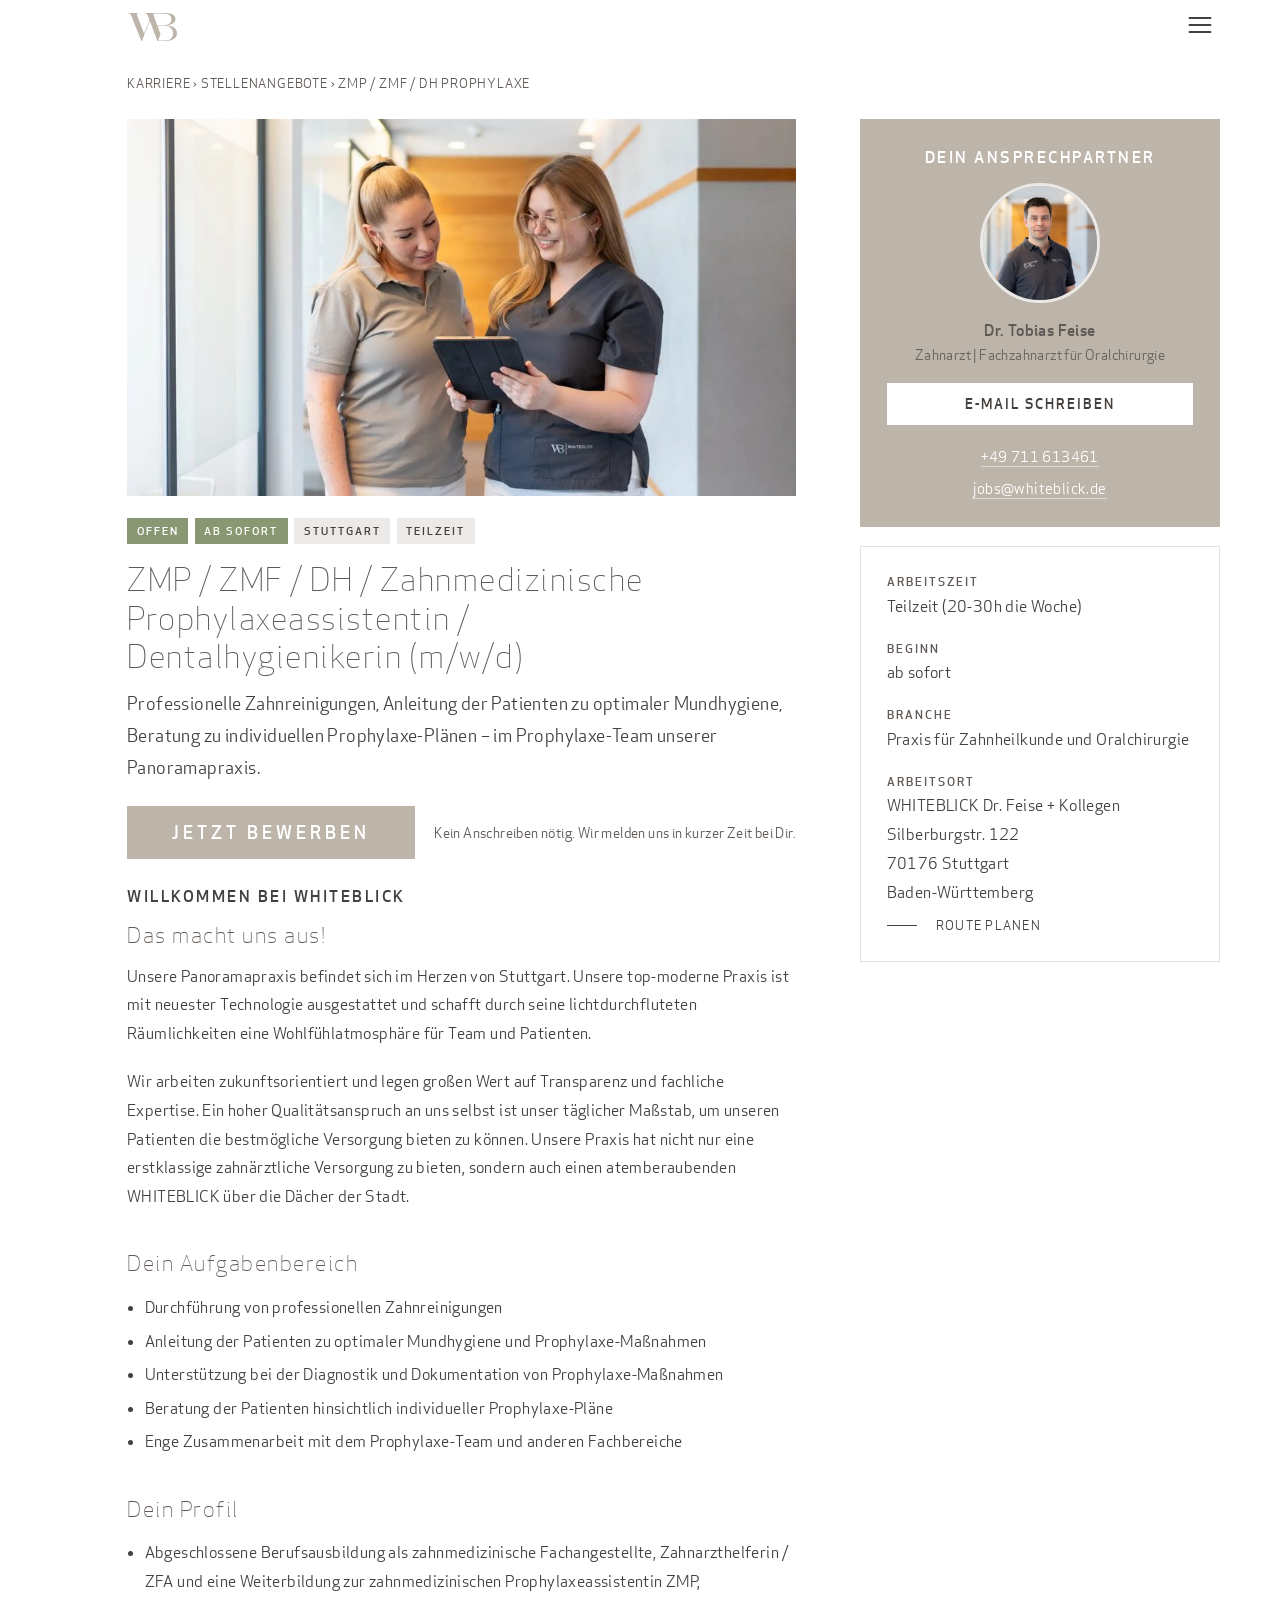
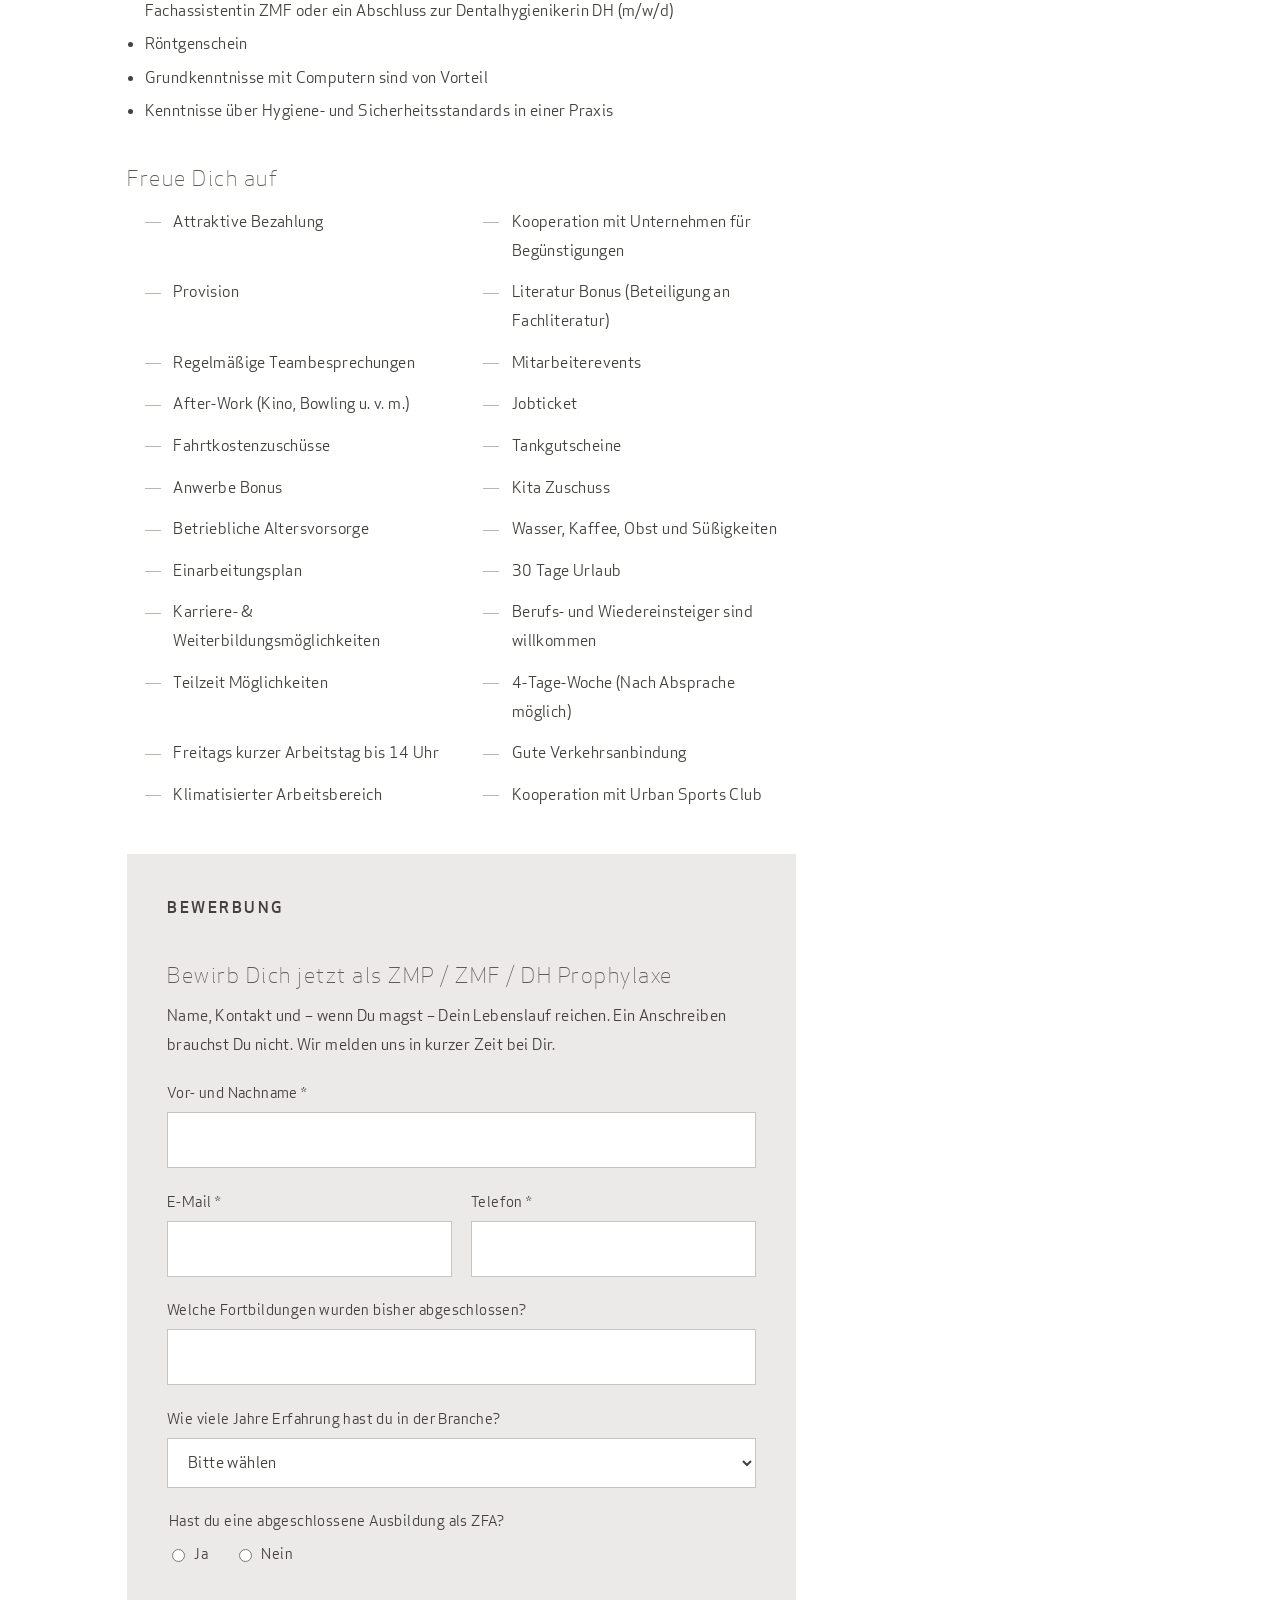
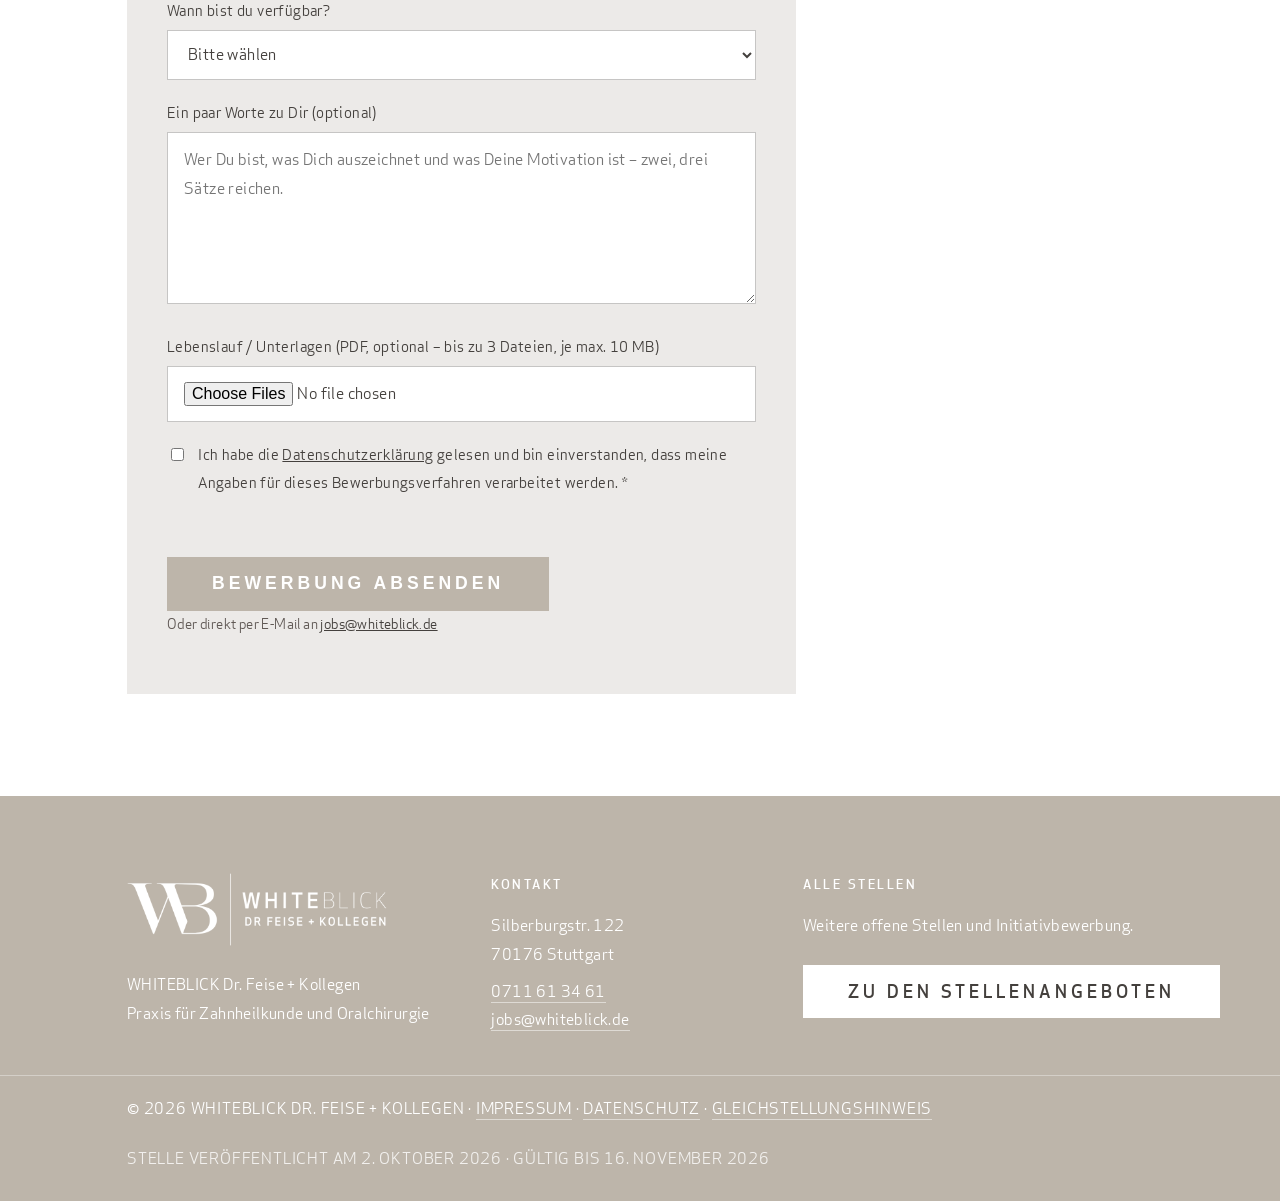
<file: website/stellen/zmp-zmf-dh-prophylaxe-stuttgart.html>
<!doctype html>
<html lang="de">
<head>
<meta charset="utf-8">
<meta name="viewport" content="width=device-width, initial-scale=1">
<title>ZMP / ZMF / DH Prophylaxe (m/w/d) in Stuttgart | WHITEBLICK Dr. Feise + Kollegen</title>
<meta name="description" content="ZMP / ZMF / DH Prophylaxe in Stuttgart bei WHITEBLICK Dr. Feise + Kollegen: Professionelle Zahnreinigungen, Anleitung der Patienten zu optimaler…">
<link rel="canonical" href="https://whiteblick-karriere.de/stellen/zmp-zmf-dh-prophylaxe-stuttgart.html">
<meta property="og:type" content="website">
<meta property="og:locale" content="de_DE">
<meta property="og:title" content="ZMP / ZMF / DH Prophylaxe (m/w/d) in Stuttgart | WHITEBLICK Dr. Feise + Kollegen">
<meta property="og:description" content="ZMP / ZMF / DH Prophylaxe in Stuttgart bei WHITEBLICK Dr. Feise + Kollegen: Professionelle Zahnreinigungen, Anleitung der Patienten zu optimaler…">
<meta property="og:url" content="https://whiteblick-karriere.de/stellen/zmp-zmf-dh-prophylaxe-stuttgart.html">
<meta property="og:image" content="https://whiteblick-karriere.de/assets/img/team-9.jpg">
<meta name="theme-color" content="#44403d">
<link rel="icon" href="../assets/img/favicon.svg" type="image/svg+xml">
<link rel="stylesheet" href="../assets/css/ci.css">
<link rel="stylesheet" href="../assets/css/stil.css">
<script type="application/ld+json">
{
  "@context": "https://schema.org/",
  "@type": "JobPosting",
  "title": "ZMP / ZMF / DH / Zahnmedizinische Prophylaxeassistentin / Dentalhygienikerin (m/w/d)",
  "description": "<p>Unsere Panoramapraxis befindet sich im Herzen von Stuttgart. Unsere top-moderne Praxis ist mit neuester Technologie ausgestattet und schafft durch seine lichtdurchfluteten Räumlichkeiten eine Wohlfühlatmosphäre für Team und Patienten.</p><p>Wir arbeiten zukunftsorientiert und legen großen Wert auf Transparenz und fachliche Expertise. Ein hoher Qualitätsanspruch an uns selbst ist unser täglicher Maßstab, um unseren Patienten die bestmögliche Versorgung bieten zu können. Unsere Praxis hat nicht nur eine erstklassige zahnärztliche Versorgung zu bieten, sondern auch einen atemberaubenden WHITEBLICK über die Dächer der Stadt.</p><h3>Dein Aufgabenbereich</h3><ul><li>Durchführung von professionellen Zahnreinigungen</li><li>Anleitung der Patienten zu optimaler Mundhygiene und Prophylaxe-Maßnahmen</li><li>Unterstützung bei der Diagnostik und Dokumentation von Prophylaxe-Maßnahmen</li><li>Beratung der Patienten hinsichtlich individueller Prophylaxe-Pläne</li><li>Enge Zusammenarbeit mit dem Prophylaxe-Team und anderen Fachbereiche</li></ul><h3>Dein Profil</h3><ul><li>Abgeschlossene Berufsausbildung als zahnmedizinische Fachangestellte, Zahnarzthelferin / ZFA und eine Weiterbildung zur zahnmedizinischen Prophylaxeassistentin ZMP, Fachassistentin ZMF oder ein Abschluss zur Dentalhygienikerin DH (m/w/d)</li><li>Röntgenschein</li><li>Grundkenntnisse mit Computern sind von Vorteil</li><li>Kenntnisse über Hygiene- und Sicherheitsstandards in einer Praxis</li></ul><h3>Wir bieten</h3><ul><li>Attraktive Bezahlung</li><li>Kooperation mit Unternehmen für Begünstigungen</li><li>Provision</li><li>Literatur Bonus (Beteiligung an Fachliteratur)</li><li>Regelmäßige Teambesprechungen</li><li>Mitarbeiterevents</li><li>After-Work (Kino, Bowling u. v. m.)</li><li>Jobticket</li><li>Fahrtkostenzuschüsse</li><li>Tankgutscheine</li><li>Anwerbe Bonus</li><li>Kita Zuschuss</li><li>Betriebliche Altersvorsorge</li><li>Wasser, Kaffee, Obst und Süßigkeiten</li><li>Einarbeitungsplan</li><li>30 Tage Urlaub</li><li>Karriere- &amp; Weiterbildungsmöglichkeiten</li><li>Berufs- und Wiedereinsteiger sind willkommen</li><li>Teilzeit Möglichkeiten</li><li>4-Tage-Woche (Nach Absprache möglich)</li><li>Freitags kurzer Arbeitstag bis 14 Uhr</li><li>Gute Verkehrsanbindung</li><li>Klimatisierter Arbeitsbereich</li><li>Kooperation mit Urban Sports Club</li></ul>",
  "identifier": {
    "@type": "PropertyValue",
    "name": "WHITEBLICK Dr. Feise + Kollegen",
    "value": "zmp-zmf-dh-prophylaxe-stuttgart"
  },
  "datePosted": "2026-10-02",
  "validThrough": "2026-11-16T23:59:59+02:00",
  "employmentType": [
    "PART_TIME"
  ],
  "hiringOrganization": {
    "@type": "Organization",
    "name": "WHITEBLICK Dr. Feise + Kollegen",
    "sameAs": "https://www.whiteblick.de",
    "logo": "https://whiteblick-karriere.de/assets/img/logo.svg"
  },
  "jobLocation": {
    "@type": "Place",
    "address": {
      "@type": "PostalAddress",
      "streetAddress": "Silberburgstr. 122",
      "addressLocality": "Stuttgart",
      "postalCode": "70176",
      "addressRegion": "Baden-Württemberg",
      "addressCountry": "DE"
    }
  },
  "directApply": true,
  "url": "https://whiteblick-karriere.de/stellen/zmp-zmf-dh-prophylaxe-stuttgart.html",
  "qualifications": "Abgeschlossene Berufsausbildung als ZFA mit Weiterbildung zur ZMP, ZMF oder Abschluss als Dentalhygienikerin (DH); Röntgenschein"
}
</script>
<script type="application/ld+json">
{"@context": "https://schema.org", "@type": "BreadcrumbList", "itemListElement": [{"@type": "ListItem", "position": 1, "name": "Karriere", "item": "https://whiteblick-karriere.de/"}, {"@type": "ListItem", "position": 2, "name": "Offene Stellen", "item": "https://whiteblick-karriere.de/#stellen"}, {"@type": "ListItem", "position": 3, "name": "ZMP / ZMF / DH Prophylaxe", "item": "https://whiteblick-karriere.de/stellen/zmp-zmf-dh-prophylaxe-stuttgart.html"}]}
</script>
</head>
<body class="stellenseite">
<!-- generiert von scripts/bauen.py aus stellen/zmp-zmf-dh-prophylaxe-stuttgart.json – nicht von Hand ändern, Änderungen in der JSON-Datei machen -->

<a class="skip" href="#inhalt">Zum Inhalt springen</a>

<header class="kopf">
  <div class="wrap kopf-zeile">
    <a class="logo" href="../index.html" aria-label="WHITEBLICK Dr. Feise + Kollegen – Startseite Karriere"><img src="../assets/img/logo.svg" alt="WHITEBLICK" width="54" height="30"></a>
    <button class="navi-schalter" aria-expanded="false" aria-controls="navi" aria-label="Menü öffnen"><svg viewBox="0 0 24 24" aria-hidden="true"><path d="M3 6h18M3 12h18M3 18h18" stroke="currentColor" stroke-width="1.6" fill="none" stroke-linecap="round"/></svg></button>
    <nav class="hauptnavi" id="navi" aria-label="Hauptnavigation">
      <a href="../index.html#ueber-uns">Über uns</a>
      <a href="../index.html#benefits">Benefits</a>
      <a href="../index.html#tipps">Bewerbungstipps</a>
      <a href="../index.html#prozess">Bewerbungsprozess</a>
      <a href="../index.html#faq">F.A.Q</a>
      <a class="knopf knopf-klein" href="../index.html#stellen">Alle Stellen</a>
      <span class="social-navi"><a href="https://www.whiteblick.de" rel="noopener">Zur Praxis</a></span>
    </nav>
  </div>
</header>

<main id="inhalt">
  <nav class="wrap brotkrumen" aria-label="Pfad">
    <a href="../index.html">Karriere</a> › <a href="../index.html#stellen">Stellenangebote</a> › <span aria-current="page">ZMP / ZMF / DH Prophylaxe</span>
  </nav>

  <!-- Zweispaltig wie ao-karriere.de: links Bild, Marken, Titel, Text, Formular – rechts klebend Ansprechpartner und Fakten.
       Auf dem Handy: Kopf, dann Ansprechpartner/Fakten, dann Text – der Kontakt bleibt oben, nicht am Seitenende. -->
  <div class="wrap stelle-raster">
    <div class="stelle-kopf">
      <figure class="stelle-bild"><img src="../assets/img/team-9.jpg" alt="Zwei Mitarbeiterinnen besprechen etwas am Tablet im Praxisflur" width="1200" height="675" loading="lazy"></figure>
      <p class="marken marken-zeile"><span class="marke marke-gruen">Offen</span><span class="marke marke-gruen">ab sofort</span><span class="marke marke-grau">Stuttgart</span><span class="marke marke-grau">Teilzeit</span></p>
      <h1>ZMP / ZMF / DH / Zahnmedizinische Prophylaxeassistentin / Dentalhygienikerin (m/w/d)</h1>
      <p class="untertitel">Professionelle Zahnreinigungen, Anleitung der Patienten zu optimaler Mundhygiene, Beratung zu individuellen Prophylaxe-Plänen – im Prophylaxe-Team unserer Panoramapraxis.</p>
      <p class="stelle-aktion"><a class="knopf" href="#bewerben">Jetzt bewerben</a> <span class="hinweis-klein">Kein Anschreiben nötig. Wir melden uns in kurzer Zeit bei Dir.</span></p>
    </div>

    <aside class="stelle-seite" aria-label="Ansprechpartner und Eckdaten">
      <div class="karte karte-akzent ansprech-karte"><p class="dachzeile">Dein Ansprechpartner</p><img src="../assets/img/ansprechpartner-dr-feise.jpg" alt="Dr. Tobias Feise" width="120" height="120" loading="lazy"><p class="ansprech-name"><strong>Dr. Tobias Feise</strong><br><span>Zahnarzt | Fachzahnarzt für Oralchirurgie</span></p><a class="knopf knopf-hell knopf-mittel" href="mailto:jobs@whiteblick.de?subject=Bewerbung:%20ZMP%20/%20ZMF%20/%20DH%20Prophylaxe">E-Mail schreiben</a><p class="ansprech-kontakt"><a href="tel:+49711613461">+49 711 613461</a></p><p class="ansprech-kontakt"><a href="mailto:jobs@whiteblick.de">jobs@whiteblick.de</a></p></div>
      <dl class="karte fakten">
        <div><dt>Arbeitszeit</dt><dd>Teilzeit (20-30h die Woche)</dd></div>
        <div><dt>Beginn</dt><dd>ab sofort</dd></div>
        
        <div><dt>Branche</dt><dd>Praxis für Zahnheilkunde und Oralchirurgie</dd></div>
        <div><dt>Arbeitsort</dt><dd><address>WHITEBLICK Dr. Feise + Kollegen<br>Silberburgstr. 122<br>70176 Stuttgart<br>Baden-Württemberg</address>
          <a class="mehr mehr-klein" href="https://www.google.com/maps/dir/?api=1&amp;destination=Silberburgstr. 122%2C%2070176%20Stuttgart" rel="noopener" target="_blank">Route planen</a></dd></div>
      </dl>
    </aside>

    <div class="stelle-text">
      <span class="dachzeile">Willkommen bei WHITEBLICK</span>
      <h2 style="margin-top:0">Das macht uns aus!</h2>
      <p>Unsere Panoramapraxis befindet sich im Herzen von Stuttgart. Unsere top-moderne Praxis ist mit neuester Technologie ausgestattet und schafft durch seine lichtdurchfluteten Räumlichkeiten eine Wohlfühlatmosphäre für Team und Patienten.</p><p>Wir arbeiten zukunftsorientiert und legen großen Wert auf Transparenz und fachliche Expertise. Ein hoher Qualitätsanspruch an uns selbst ist unser täglicher Maßstab, um unseren Patienten die bestmögliche Versorgung bieten zu können. Unsere Praxis hat nicht nur eine erstklassige zahnärztliche Versorgung zu bieten, sondern auch einen atemberaubenden WHITEBLICK über die Dächer der Stadt.</p>

      <h2>Dein Aufgabenbereich</h2>
      <ul><li>Durchführung von professionellen Zahnreinigungen</li><li>Anleitung der Patienten zu optimaler Mundhygiene und Prophylaxe-Maßnahmen</li><li>Unterstützung bei der Diagnostik und Dokumentation von Prophylaxe-Maßnahmen</li><li>Beratung der Patienten hinsichtlich individueller Prophylaxe-Pläne</li><li>Enge Zusammenarbeit mit dem Prophylaxe-Team und anderen Fachbereiche</li></ul>

      <h2>Dein Profil</h2>
      <ul><li>Abgeschlossene Berufsausbildung als zahnmedizinische Fachangestellte, Zahnarzthelferin / ZFA und eine Weiterbildung zur zahnmedizinischen Prophylaxeassistentin ZMP, Fachassistentin ZMF oder ein Abschluss zur Dentalhygienikerin DH (m/w/d)</li><li>Röntgenschein</li><li>Grundkenntnisse mit Computern sind von Vorteil</li><li>Kenntnisse über Hygiene- und Sicherheitsstandards in einer Praxis</li></ul>

      <h2>Freue Dich auf</h2>
      <ul class="benefits-liste"><li>Attraktive Bezahlung</li><li>Kooperation mit Unternehmen für Begünstigungen</li><li>Provision</li><li>Literatur Bonus (Beteiligung an Fachliteratur)</li><li>Regelmäßige Teambesprechungen</li><li>Mitarbeiterevents</li><li>After-Work (Kino, Bowling u. v. m.)</li><li>Jobticket</li><li>Fahrtkostenzuschüsse</li><li>Tankgutscheine</li><li>Anwerbe Bonus</li><li>Kita Zuschuss</li><li>Betriebliche Altersvorsorge</li><li>Wasser, Kaffee, Obst und Süßigkeiten</li><li>Einarbeitungsplan</li><li>30 Tage Urlaub</li><li>Karriere- &amp; Weiterbildungsmöglichkeiten</li><li>Berufs- und Wiedereinsteiger sind willkommen</li><li>Teilzeit Möglichkeiten</li><li>4-Tage-Woche (Nach Absprache möglich)</li><li>Freitags kurzer Arbeitstag bis 14 Uhr</li><li>Gute Verkehrsanbindung</li><li>Klimatisierter Arbeitsbereich</li><li>Kooperation mit Urban Sports Club</li></ul>

      <div id="bewerben" class="bewerben">
        <span class="dachzeile">Bewerbung</span>
        <h2>Bewirb Dich jetzt als ZMP / ZMF / DH Prophylaxe</h2>
        <p>Name, Kontakt und – wenn Du magst – Dein Lebenslauf reichen. Ein Anschreiben brauchst Du nicht. Wir melden uns in kurzer Zeit bei Dir.</p>

      <form class="bewerbungsformular" action="../bewerbung-senden.php" method="post" enctype="multipart/form-data" novalidate>
        <input type="hidden" name="stelle" value="zmp-zmf-dh-prophylaxe-stuttgart">
        <input type="hidden" name="zeit" value="">
        <div class="honigtopf" aria-hidden="true">
          <label>Webseite <input type="text" name="webseite" tabindex="-1" autocomplete="off"></label>
        </div>

        <div class="feld">
          <label for="name">Vor- und Nachname *</label>
          <input id="name" name="name" type="text" required autocomplete="name">
        </div>
        <div class="feld-reihe">
          <div class="feld">
            <label for="email">E-Mail *</label>
            <input id="email" name="email" type="email" required autocomplete="email">
          </div>
          <div class="feld">
            <label for="telefon">Telefon *</label>
            <input id="telefon" name="telefon" type="tel" required autocomplete="tel">
          </div>
        </div>

        <div class="feld"><label for="zf-fortbildungen">Welche Fortbildungen wurden bisher abgeschlossen?</label><input id="zf-fortbildungen" name="zusatz[fortbildungen]" type="text"></div>
<div class="feld"><label for="zf-erfahrung">Wie viele Jahre Erfahrung hast du in der Branche?</label><select id="zf-erfahrung" name="zusatz[erfahrung]"><option value="">Bitte wählen</option><option value="Keine Erfahrung">Keine Erfahrung</option><option value="1-3 Jahre">1-3 Jahre</option><option value="3-5 Jahre">3-5 Jahre</option><option value="+5 Jahre">+5 Jahre</option></select></div>
<fieldset class="feld"><legend>Hast du eine abgeschlossene Ausbildung als ZFA?</legend><label><input type="radio" name="zusatz[ausbildung_zfa]" value="ja"> Ja</label> <label><input type="radio" name="zusatz[ausbildung_zfa]" value="nein"> Nein</label></fieldset>
<div class="feld"><label for="zf-verfuegbar">Wann bist du verfügbar?</label><select id="zf-verfuegbar" name="zusatz[verfuegbar]"><option value="">Bitte wählen</option><option value="Ab Sofort">Ab Sofort</option><option value="In weniger als 3 Monaten">In weniger als 3 Monaten</option><option value="In mehr als 3 Monaten">In mehr als 3 Monaten</option></select></div>

        <div class="feld">
          <label for="nachricht">Ein paar Worte zu Dir (optional)</label>
          <textarea id="nachricht" name="nachricht" rows="5" placeholder="Wer Du bist, was Dich auszeichnet und was Deine Motivation ist – zwei, drei Sätze reichen."></textarea>
        </div>

        <div class="feld">
          <label for="unterlagen">Lebenslauf / Unterlagen (PDF, optional – bis zu 3 Dateien, je max. 10 MB)</label>
          <input id="unterlagen" name="unterlagen[]" type="file" accept="application/pdf,.pdf" multiple>
        </div>

        <div class="feld feld-zustimmung">
          <label>
            <input type="checkbox" name="datenschutz" value="ja" required>
            <span>Ich habe die <a href="../rechtliches/datenschutz.html" target="_blank" rel="noopener">Datenschutzerklärung</a> gelesen und bin einverstanden, dass meine Angaben für dieses Bewerbungsverfahren verarbeitet werden. *</span>
          </label>
        </div>

        <p class="formular-meldung" role="status" aria-live="polite"></p>
        <button class="knopf" type="submit">Bewerbung absenden</button>
        <p class="hinweis-klein">Oder direkt per E-Mail an <a href="mailto:jobs@whiteblick.de?subject=Bewerbung:%20ZMP%20/%20ZMF%20/%20DH%20Prophylaxe">jobs@whiteblick.de</a></p>
      </form>
      </div>
    </div>
  </div>
</main>

<footer class="fuss">
  <div class="wrap fuss-oben">
    <div>
      <img src="../assets/img/logo-dachmarke-weiss.png" alt="WHITEBLICK Dr. Feise + Kollegen" width="280" height="78">
      <p>WHITEBLICK Dr. Feise + Kollegen<br>Praxis für Zahnheilkunde und Oralchirurgie</p>
    </div>
    <div>
      <p class="fuss-titel">Kontakt</p>
      <p>Silberburgstr. 122<br>70176 Stuttgart</p>
      <p><a href="tel:+49711613461">0711 61 34 61</a><br><a href="mailto:jobs@whiteblick.de">jobs@whiteblick.de</a></p>
    </div>
    <div>
      <p class="fuss-titel">Alle Stellen</p>
      <p>Weitere offene Stellen und Initiativbewerbung.</p>
      <a class="knopf knopf-hell" href="../index.html#stellen">Zu den Stellenangeboten</a>
    </div>
  </div>
  <div class="wrap fuss-unten">
    <p>© <span data-jahr></span> WHITEBLICK Dr. Feise + Kollegen · <a href="../rechtliches/impressum.html">Impressum</a> · <a href="../rechtliches/datenschutz.html">Datenschutz</a> · <a href="../rechtliches/gleichstellungshinweis.html">Gleichstellungshinweis</a></p>
    <p class="hinweis-klein" style="color:#fff;opacity:.8">Stelle veröffentlicht am 2. Oktober 2026 · gültig bis 16. November 2026</p>
  </div>
</footer>

<script src="../assets/js/konfiguration.js"></script>
<script src="../assets/js/app.js" defer></script>
<script src="../assets/js/statistik.js" defer></script>
</body>
</html>
</file>
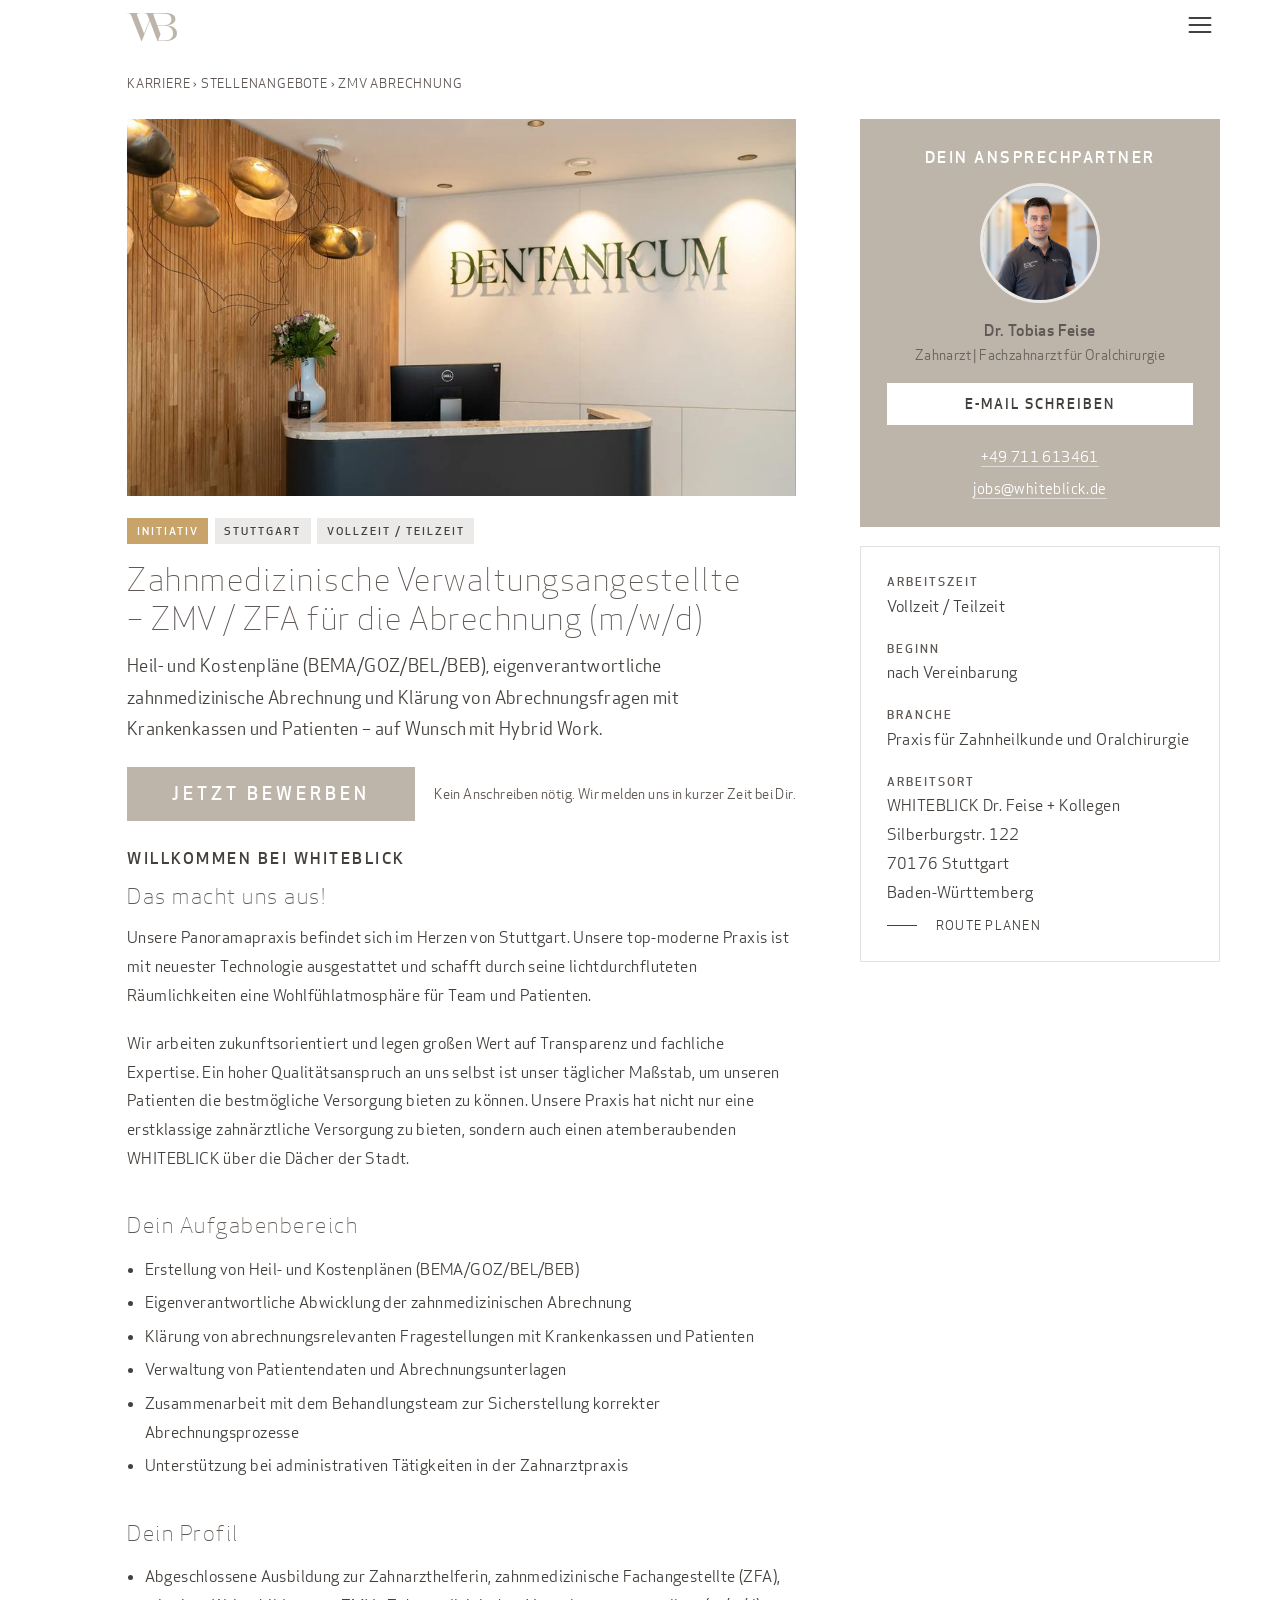
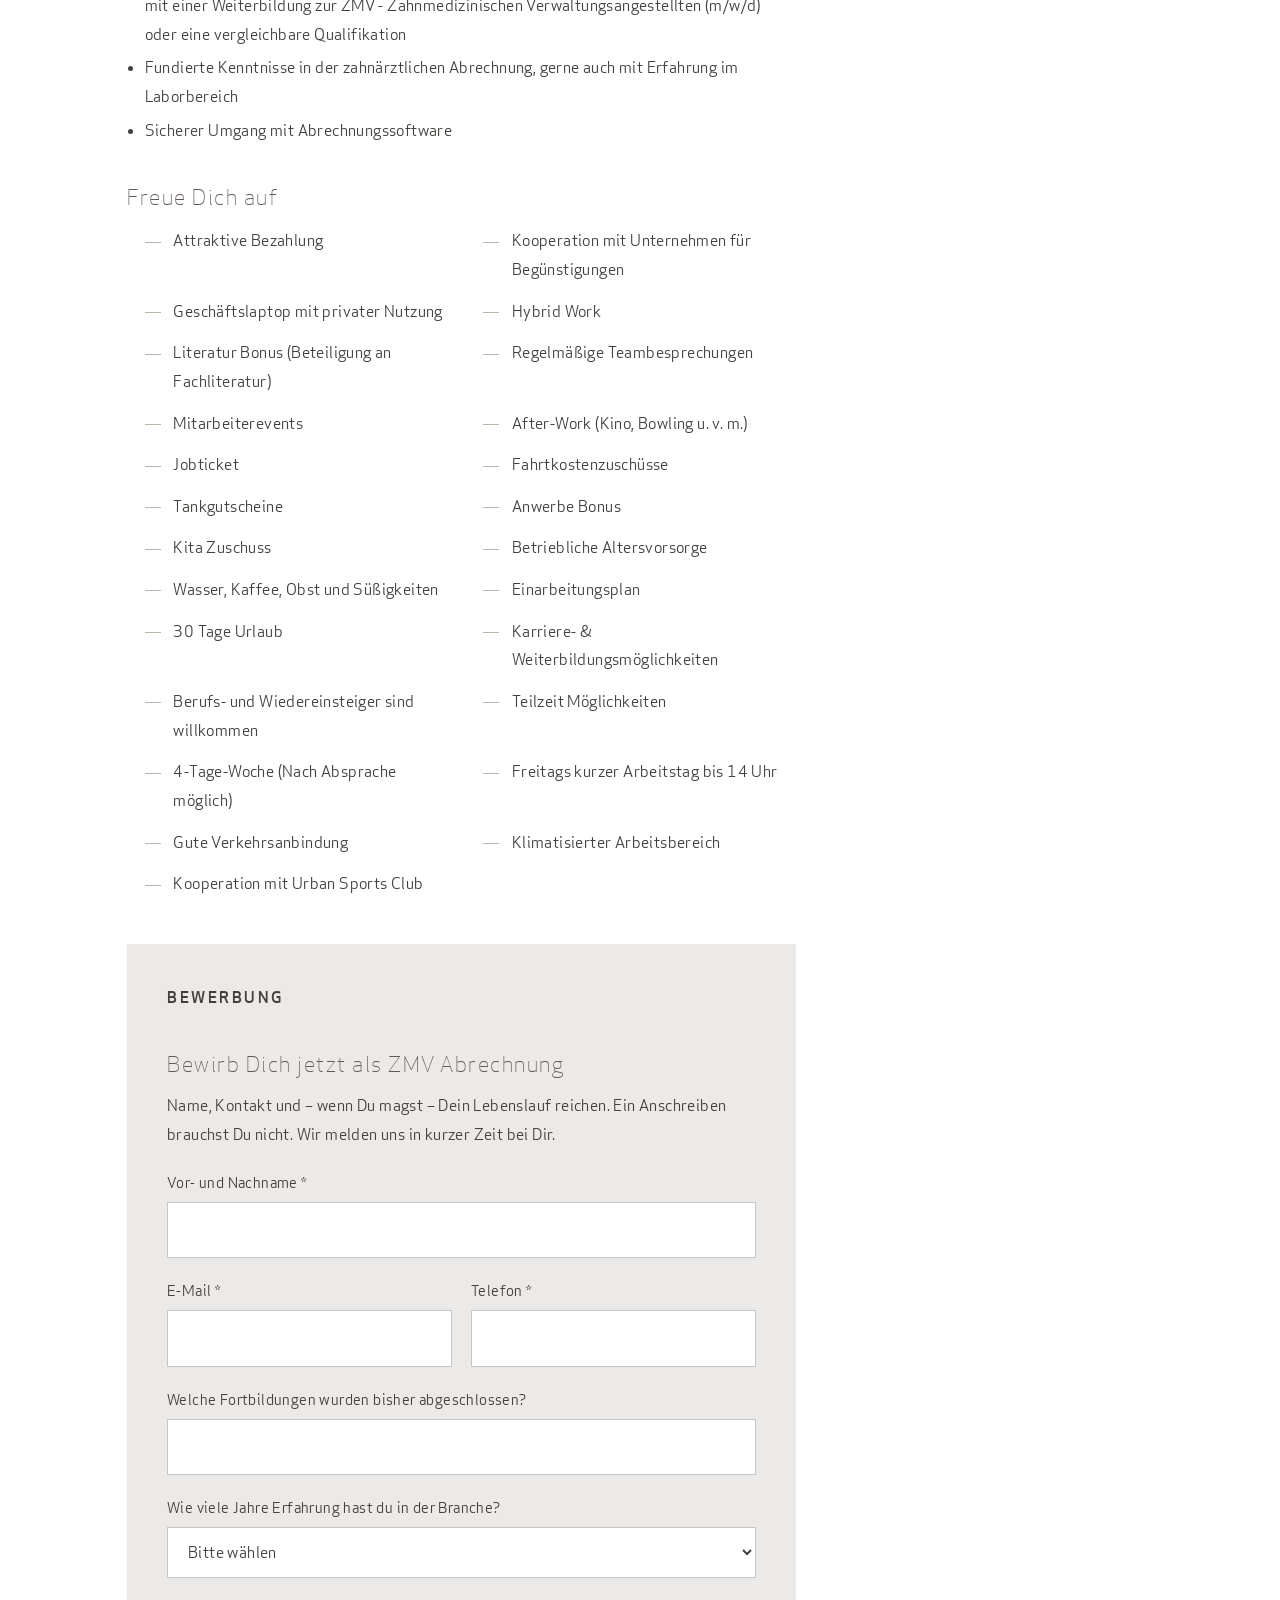
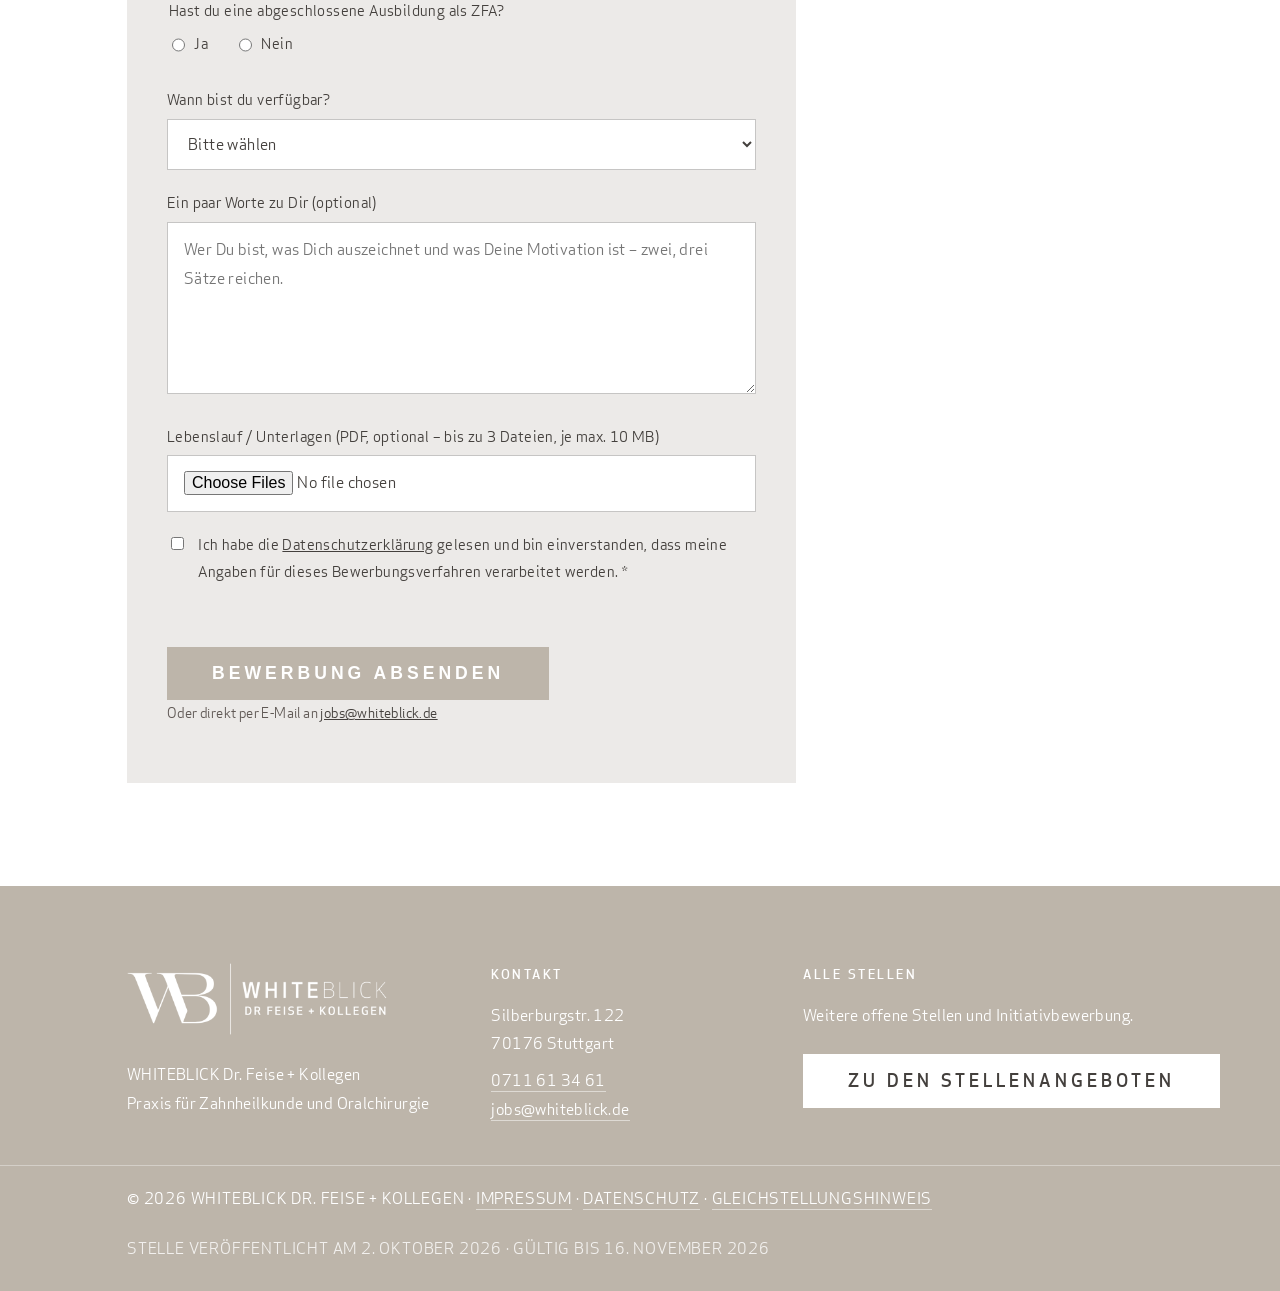
<file: website/stellen/zmv-abrechnung-stuttgart.html>
<!doctype html>
<html lang="de">
<head>
<meta charset="utf-8">
<meta name="viewport" content="width=device-width, initial-scale=1">
<title>ZMV Abrechnung (m/w/d) in Stuttgart | WHITEBLICK Dr. Feise + Kollegen</title>
<meta name="description" content="ZMV Abrechnung in Stuttgart bei WHITEBLICK Dr. Feise + Kollegen: Heil- und Kostenpläne (BEMA/GOZ/BEL/BEB), eigenverantwortliche zahnmedizinische…">
<link rel="canonical" href="https://whiteblick-karriere.de/stellen/zmv-abrechnung-stuttgart.html">
<meta property="og:type" content="website">
<meta property="og:locale" content="de_DE">
<meta property="og:title" content="ZMV Abrechnung (m/w/d) in Stuttgart | WHITEBLICK Dr. Feise + Kollegen">
<meta property="og:description" content="ZMV Abrechnung in Stuttgart bei WHITEBLICK Dr. Feise + Kollegen: Heil- und Kostenpläne (BEMA/GOZ/BEL/BEB), eigenverantwortliche zahnmedizinische…">
<meta property="og:url" content="https://whiteblick-karriere.de/stellen/zmv-abrechnung-stuttgart.html">
<meta property="og:image" content="https://whiteblick-karriere.de/assets/img/team-34.jpg">
<meta name="theme-color" content="#44403d">
<link rel="icon" href="../assets/img/favicon.svg" type="image/svg+xml">
<link rel="stylesheet" href="../assets/css/ci.css">
<link rel="stylesheet" href="../assets/css/stil.css">
<script type="application/ld+json">
{
  "@context": "https://schema.org/",
  "@type": "JobPosting",
  "title": "Zahnmedizinische Verwaltungsangestellte – ZMV / ZFA für die Abrechnung (m/w/d)",
  "description": "<p><strong>Diese Stelle ist aktuell besetzt – Initiativbewerbungen sind ausdrücklich willkommen.</strong></p><p>Unsere Panoramapraxis befindet sich im Herzen von Stuttgart. Unsere top-moderne Praxis ist mit neuester Technologie ausgestattet und schafft durch seine lichtdurchfluteten Räumlichkeiten eine Wohlfühlatmosphäre für Team und Patienten.</p><p>Wir arbeiten zukunftsorientiert und legen großen Wert auf Transparenz und fachliche Expertise. Ein hoher Qualitätsanspruch an uns selbst ist unser täglicher Maßstab, um unseren Patienten die bestmögliche Versorgung bieten zu können. Unsere Praxis hat nicht nur eine erstklassige zahnärztliche Versorgung zu bieten, sondern auch einen atemberaubenden WHITEBLICK über die Dächer der Stadt.</p><h3>Dein Aufgabenbereich</h3><ul><li>Erstellung von Heil- und Kostenplänen (BEMA/GOZ/BEL/BEB)</li><li>Eigenverantwortliche Abwicklung der zahnmedizinischen Abrechnung</li><li>Klärung von abrechnungsrelevanten Fragestellungen mit Krankenkassen und Patienten</li><li>Verwaltung von Patientendaten und Abrechnungsunterlagen</li><li>Zusammenarbeit mit dem Behandlungsteam zur Sicherstellung korrekter Abrechnungsprozesse</li><li>Unterstützung bei administrativen Tätigkeiten in der Zahnarztpraxis</li></ul><h3>Dein Profil</h3><ul><li>Abgeschlossene Ausbildung zur Zahnarzthelferin, zahnmedizinische Fachangestellte (ZFA), mit einer Weiterbildung zur ZMV - Zahnmedizinischen Verwaltungsangestellten (m/w/d) oder eine vergleichbare Qualifikation</li><li>Fundierte Kenntnisse in der zahnärztlichen Abrechnung, gerne auch mit Erfahrung im Laborbereich</li><li>Sicherer Umgang mit Abrechnungssoftware</li></ul><h3>Wir bieten</h3><ul><li>Attraktive Bezahlung</li><li>Kooperation mit Unternehmen für Begünstigungen</li><li>Geschäftslaptop mit privater Nutzung</li><li>Hybrid Work</li><li>Literatur Bonus (Beteiligung an Fachliteratur)</li><li>Regelmäßige Teambesprechungen</li><li>Mitarbeiterevents</li><li>After-Work (Kino, Bowling u. v. m.)</li><li>Jobticket</li><li>Fahrtkostenzuschüsse</li><li>Tankgutscheine</li><li>Anwerbe Bonus</li><li>Kita Zuschuss</li><li>Betriebliche Altersvorsorge</li><li>Wasser, Kaffee, Obst und Süßigkeiten</li><li>Einarbeitungsplan</li><li>30 Tage Urlaub</li><li>Karriere- &amp; Weiterbildungsmöglichkeiten</li><li>Berufs- und Wiedereinsteiger sind willkommen</li><li>Teilzeit Möglichkeiten</li><li>4-Tage-Woche (Nach Absprache möglich)</li><li>Freitags kurzer Arbeitstag bis 14 Uhr</li><li>Gute Verkehrsanbindung</li><li>Klimatisierter Arbeitsbereich</li><li>Kooperation mit Urban Sports Club</li></ul>",
  "identifier": {
    "@type": "PropertyValue",
    "name": "WHITEBLICK Dr. Feise + Kollegen",
    "value": "zmv-abrechnung-stuttgart"
  },
  "datePosted": "2026-10-02",
  "validThrough": "2026-11-16T23:59:59+02:00",
  "employmentType": [
    "FULL_TIME",
    "PART_TIME"
  ],
  "hiringOrganization": {
    "@type": "Organization",
    "name": "WHITEBLICK Dr. Feise + Kollegen",
    "sameAs": "https://www.whiteblick.de",
    "logo": "https://whiteblick-karriere.de/assets/img/logo.svg"
  },
  "jobLocation": {
    "@type": "Place",
    "address": {
      "@type": "PostalAddress",
      "streetAddress": "Silberburgstr. 122",
      "addressLocality": "Stuttgart",
      "postalCode": "70176",
      "addressRegion": "Baden-Württemberg",
      "addressCountry": "DE"
    }
  },
  "directApply": true,
  "url": "https://whiteblick-karriere.de/stellen/zmv-abrechnung-stuttgart.html",
  "qualifications": "Abgeschlossene Ausbildung als ZFA mit Weiterbildung zur ZMV oder eine vergleichbare Qualifikation"
}
</script>
<script type="application/ld+json">
{"@context": "https://schema.org", "@type": "BreadcrumbList", "itemListElement": [{"@type": "ListItem", "position": 1, "name": "Karriere", "item": "https://whiteblick-karriere.de/"}, {"@type": "ListItem", "position": 2, "name": "Offene Stellen", "item": "https://whiteblick-karriere.de/#stellen"}, {"@type": "ListItem", "position": 3, "name": "ZMV Abrechnung", "item": "https://whiteblick-karriere.de/stellen/zmv-abrechnung-stuttgart.html"}]}
</script>
</head>
<body class="stellenseite">
<!-- generiert von scripts/bauen.py aus stellen/zmv-abrechnung-stuttgart.json – nicht von Hand ändern, Änderungen in der JSON-Datei machen -->

<a class="skip" href="#inhalt">Zum Inhalt springen</a>

<header class="kopf">
  <div class="wrap kopf-zeile">
    <a class="logo" href="../index.html" aria-label="WHITEBLICK Dr. Feise + Kollegen – Startseite Karriere"><img src="../assets/img/logo.svg" alt="WHITEBLICK" width="54" height="30"></a>
    <button class="navi-schalter" aria-expanded="false" aria-controls="navi" aria-label="Menü öffnen"><svg viewBox="0 0 24 24" aria-hidden="true"><path d="M3 6h18M3 12h18M3 18h18" stroke="currentColor" stroke-width="1.6" fill="none" stroke-linecap="round"/></svg></button>
    <nav class="hauptnavi" id="navi" aria-label="Hauptnavigation">
      <a href="../index.html#ueber-uns">Über uns</a>
      <a href="../index.html#benefits">Benefits</a>
      <a href="../index.html#tipps">Bewerbungstipps</a>
      <a href="../index.html#prozess">Bewerbungsprozess</a>
      <a href="../index.html#faq">F.A.Q</a>
      <a class="knopf knopf-klein" href="../index.html#stellen">Alle Stellen</a>
      <span class="social-navi"><a href="https://www.whiteblick.de" rel="noopener">Zur Praxis</a></span>
    </nav>
  </div>
</header>

<main id="inhalt">
  <nav class="wrap brotkrumen" aria-label="Pfad">
    <a href="../index.html">Karriere</a> › <a href="../index.html#stellen">Stellenangebote</a> › <span aria-current="page">ZMV Abrechnung</span>
  </nav>

  <!-- Zweispaltig wie ao-karriere.de: links Bild, Marken, Titel, Text, Formular – rechts klebend Ansprechpartner und Fakten.
       Auf dem Handy: Kopf, dann Ansprechpartner/Fakten, dann Text – der Kontakt bleibt oben, nicht am Seitenende. -->
  <div class="wrap stelle-raster">
    <div class="stelle-kopf">
      <figure class="stelle-bild"><img src="../assets/img/team-34.jpg" alt="Empfangstresen der Praxis mit Holzwand und Leuchten" width="1200" height="675" loading="lazy"></figure>
      <p class="marken marken-zeile"><span class="marke marke-orange">Initiativ</span><span class="marke marke-grau">Stuttgart</span><span class="marke marke-grau">Vollzeit / Teilzeit</span></p>
      <h1>Zahnmedizinische Verwaltungsangestellte – ZMV / ZFA für die Abrechnung (m/w/d)</h1>
      <p class="untertitel">Heil- und Kostenpläne (BEMA/GOZ/BEL/BEB), eigenverantwortliche zahnmedizinische Abrechnung und Klärung von Abrechnungsfragen mit Krankenkassen und Patienten – auf Wunsch mit Hybrid Work.</p>
      <p class="stelle-aktion"><a class="knopf" href="#bewerben">Jetzt bewerben</a> <span class="hinweis-klein">Kein Anschreiben nötig. Wir melden uns in kurzer Zeit bei Dir.</span></p>
    </div>

    <aside class="stelle-seite" aria-label="Ansprechpartner und Eckdaten">
      <div class="karte karte-akzent ansprech-karte"><p class="dachzeile">Dein Ansprechpartner</p><img src="../assets/img/ansprechpartner-dr-feise.jpg" alt="Dr. Tobias Feise" width="120" height="120" loading="lazy"><p class="ansprech-name"><strong>Dr. Tobias Feise</strong><br><span>Zahnarzt | Fachzahnarzt für Oralchirurgie</span></p><a class="knopf knopf-hell knopf-mittel" href="mailto:jobs@whiteblick.de?subject=Bewerbung:%20ZMV%20Abrechnung">E-Mail schreiben</a><p class="ansprech-kontakt"><a href="tel:+49711613461">+49 711 613461</a></p><p class="ansprech-kontakt"><a href="mailto:jobs@whiteblick.de">jobs@whiteblick.de</a></p></div>
      <dl class="karte fakten">
        <div><dt>Arbeitszeit</dt><dd>Vollzeit / Teilzeit</dd></div>
        <div><dt>Beginn</dt><dd>nach Vereinbarung</dd></div>
        
        <div><dt>Branche</dt><dd>Praxis für Zahnheilkunde und Oralchirurgie</dd></div>
        <div><dt>Arbeitsort</dt><dd><address>WHITEBLICK Dr. Feise + Kollegen<br>Silberburgstr. 122<br>70176 Stuttgart<br>Baden-Württemberg</address>
          <a class="mehr mehr-klein" href="https://www.google.com/maps/dir/?api=1&amp;destination=Silberburgstr. 122%2C%2070176%20Stuttgart" rel="noopener" target="_blank">Route planen</a></dd></div>
      </dl>
    </aside>

    <div class="stelle-text">
      <span class="dachzeile">Willkommen bei WHITEBLICK</span>
      <h2 style="margin-top:0">Das macht uns aus!</h2>
      <p>Unsere Panoramapraxis befindet sich im Herzen von Stuttgart. Unsere top-moderne Praxis ist mit neuester Technologie ausgestattet und schafft durch seine lichtdurchfluteten Räumlichkeiten eine Wohlfühlatmosphäre für Team und Patienten.</p><p>Wir arbeiten zukunftsorientiert und legen großen Wert auf Transparenz und fachliche Expertise. Ein hoher Qualitätsanspruch an uns selbst ist unser täglicher Maßstab, um unseren Patienten die bestmögliche Versorgung bieten zu können. Unsere Praxis hat nicht nur eine erstklassige zahnärztliche Versorgung zu bieten, sondern auch einen atemberaubenden WHITEBLICK über die Dächer der Stadt.</p>

      <h2>Dein Aufgabenbereich</h2>
      <ul><li>Erstellung von Heil- und Kostenplänen (BEMA/GOZ/BEL/BEB)</li><li>Eigenverantwortliche Abwicklung der zahnmedizinischen Abrechnung</li><li>Klärung von abrechnungsrelevanten Fragestellungen mit Krankenkassen und Patienten</li><li>Verwaltung von Patientendaten und Abrechnungsunterlagen</li><li>Zusammenarbeit mit dem Behandlungsteam zur Sicherstellung korrekter Abrechnungsprozesse</li><li>Unterstützung bei administrativen Tätigkeiten in der Zahnarztpraxis</li></ul>

      <h2>Dein Profil</h2>
      <ul><li>Abgeschlossene Ausbildung zur Zahnarzthelferin, zahnmedizinische Fachangestellte (ZFA), mit einer Weiterbildung zur ZMV - Zahnmedizinischen Verwaltungsangestellten (m/w/d) oder eine vergleichbare Qualifikation</li><li>Fundierte Kenntnisse in der zahnärztlichen Abrechnung, gerne auch mit Erfahrung im Laborbereich</li><li>Sicherer Umgang mit Abrechnungssoftware</li></ul>

      <h2>Freue Dich auf</h2>
      <ul class="benefits-liste"><li>Attraktive Bezahlung</li><li>Kooperation mit Unternehmen für Begünstigungen</li><li>Geschäftslaptop mit privater Nutzung</li><li>Hybrid Work</li><li>Literatur Bonus (Beteiligung an Fachliteratur)</li><li>Regelmäßige Teambesprechungen</li><li>Mitarbeiterevents</li><li>After-Work (Kino, Bowling u. v. m.)</li><li>Jobticket</li><li>Fahrtkostenzuschüsse</li><li>Tankgutscheine</li><li>Anwerbe Bonus</li><li>Kita Zuschuss</li><li>Betriebliche Altersvorsorge</li><li>Wasser, Kaffee, Obst und Süßigkeiten</li><li>Einarbeitungsplan</li><li>30 Tage Urlaub</li><li>Karriere- &amp; Weiterbildungsmöglichkeiten</li><li>Berufs- und Wiedereinsteiger sind willkommen</li><li>Teilzeit Möglichkeiten</li><li>4-Tage-Woche (Nach Absprache möglich)</li><li>Freitags kurzer Arbeitstag bis 14 Uhr</li><li>Gute Verkehrsanbindung</li><li>Klimatisierter Arbeitsbereich</li><li>Kooperation mit Urban Sports Club</li></ul>

      <div id="bewerben" class="bewerben">
        <span class="dachzeile">Bewerbung</span>
        <h2>Bewirb Dich jetzt als ZMV Abrechnung</h2>
        <p>Name, Kontakt und – wenn Du magst – Dein Lebenslauf reichen. Ein Anschreiben brauchst Du nicht. Wir melden uns in kurzer Zeit bei Dir.</p>

      <form class="bewerbungsformular" action="../bewerbung-senden.php" method="post" enctype="multipart/form-data" novalidate>
        <input type="hidden" name="stelle" value="zmv-abrechnung-stuttgart">
        <input type="hidden" name="zeit" value="">
        <div class="honigtopf" aria-hidden="true">
          <label>Webseite <input type="text" name="webseite" tabindex="-1" autocomplete="off"></label>
        </div>

        <div class="feld">
          <label for="name">Vor- und Nachname *</label>
          <input id="name" name="name" type="text" required autocomplete="name">
        </div>
        <div class="feld-reihe">
          <div class="feld">
            <label for="email">E-Mail *</label>
            <input id="email" name="email" type="email" required autocomplete="email">
          </div>
          <div class="feld">
            <label for="telefon">Telefon *</label>
            <input id="telefon" name="telefon" type="tel" required autocomplete="tel">
          </div>
        </div>

        <div class="feld"><label for="zf-fortbildungen">Welche Fortbildungen wurden bisher abgeschlossen?</label><input id="zf-fortbildungen" name="zusatz[fortbildungen]" type="text"></div>
<div class="feld"><label for="zf-erfahrung">Wie viele Jahre Erfahrung hast du in der Branche?</label><select id="zf-erfahrung" name="zusatz[erfahrung]"><option value="">Bitte wählen</option><option value="Keine Erfahrung">Keine Erfahrung</option><option value="1-3 Jahre">1-3 Jahre</option><option value="3-5 Jahre">3-5 Jahre</option><option value="+5 Jahre">+5 Jahre</option></select></div>
<fieldset class="feld"><legend>Hast du eine abgeschlossene Ausbildung als ZFA?</legend><label><input type="radio" name="zusatz[ausbildung_zfa]" value="ja"> Ja</label> <label><input type="radio" name="zusatz[ausbildung_zfa]" value="nein"> Nein</label></fieldset>
<div class="feld"><label for="zf-verfuegbar">Wann bist du verfügbar?</label><select id="zf-verfuegbar" name="zusatz[verfuegbar]"><option value="">Bitte wählen</option><option value="Ab Sofort">Ab Sofort</option><option value="In weniger als 3 Monaten">In weniger als 3 Monaten</option><option value="In mehr als 3 Monaten">In mehr als 3 Monaten</option></select></div>

        <div class="feld">
          <label for="nachricht">Ein paar Worte zu Dir (optional)</label>
          <textarea id="nachricht" name="nachricht" rows="5" placeholder="Wer Du bist, was Dich auszeichnet und was Deine Motivation ist – zwei, drei Sätze reichen."></textarea>
        </div>

        <div class="feld">
          <label for="unterlagen">Lebenslauf / Unterlagen (PDF, optional – bis zu 3 Dateien, je max. 10 MB)</label>
          <input id="unterlagen" name="unterlagen[]" type="file" accept="application/pdf,.pdf" multiple>
        </div>

        <div class="feld feld-zustimmung">
          <label>
            <input type="checkbox" name="datenschutz" value="ja" required>
            <span>Ich habe die <a href="../rechtliches/datenschutz.html" target="_blank" rel="noopener">Datenschutzerklärung</a> gelesen und bin einverstanden, dass meine Angaben für dieses Bewerbungsverfahren verarbeitet werden. *</span>
          </label>
        </div>

        <p class="formular-meldung" role="status" aria-live="polite"></p>
        <button class="knopf" type="submit">Bewerbung absenden</button>
        <p class="hinweis-klein">Oder direkt per E-Mail an <a href="mailto:jobs@whiteblick.de?subject=Bewerbung:%20ZMV%20Abrechnung">jobs@whiteblick.de</a></p>
      </form>
      </div>
    </div>
  </div>
</main>

<footer class="fuss">
  <div class="wrap fuss-oben">
    <div>
      <img src="../assets/img/logo-dachmarke-weiss.png" alt="WHITEBLICK Dr. Feise + Kollegen" width="280" height="78">
      <p>WHITEBLICK Dr. Feise + Kollegen<br>Praxis für Zahnheilkunde und Oralchirurgie</p>
    </div>
    <div>
      <p class="fuss-titel">Kontakt</p>
      <p>Silberburgstr. 122<br>70176 Stuttgart</p>
      <p><a href="tel:+49711613461">0711 61 34 61</a><br><a href="mailto:jobs@whiteblick.de">jobs@whiteblick.de</a></p>
    </div>
    <div>
      <p class="fuss-titel">Alle Stellen</p>
      <p>Weitere offene Stellen und Initiativbewerbung.</p>
      <a class="knopf knopf-hell" href="../index.html#stellen">Zu den Stellenangeboten</a>
    </div>
  </div>
  <div class="wrap fuss-unten">
    <p>© <span data-jahr></span> WHITEBLICK Dr. Feise + Kollegen · <a href="../rechtliches/impressum.html">Impressum</a> · <a href="../rechtliches/datenschutz.html">Datenschutz</a> · <a href="../rechtliches/gleichstellungshinweis.html">Gleichstellungshinweis</a></p>
    <p class="hinweis-klein" style="color:#fff;opacity:.8">Stelle veröffentlicht am 2. Oktober 2026 · gültig bis 16. November 2026</p>
  </div>
</footer>

<script src="../assets/js/konfiguration.js"></script>
<script src="../assets/js/app.js" defer></script>
<script src="../assets/js/statistik.js" defer></script>
</body>
</html>
</file>
<file: website/assets/css/ci.css>
/* generiert von scripts/bauen.py aus kunde.json → ci. Nicht von Hand ändern. */
:root{
  --primaer: #44403d;
  --akzent: #bdb5aa;
  --hintergrund: #ffffff;
  --text: #44403d;
  --schrift-ueberschrift: "Apex New Web", system-ui, sans-serif;
  --schrift-text: "Apex New Web", system-ui, sans-serif;
}
</file>
<file: website/assets/css/stil.css>
/* stil.css – WHITEBLICK Karriere 2.0, Gestaltung 1:1 nach der Hauptseite www.whiteblick.de
   (ausgelesen 02.10.2026): Apex New Web Light/Book/Medium, Fließtext 17.6px/1.8 mit 0.4px Sperrung,
   Überschriften 45px light #605955 mit 1.5px Sperrung, Menü 14px Versalien, Knöpfe beige #bdb5aa mit
   weißen Versalien (4px Sperrung, 5px Rahmen, eckig), Flächen #eceae8 mit schrägen Kanten, eckige Fotos
   ohne Schatten, große helle Ziffern, „—— MEHR ERFAHREN“-Links, beiger Fuß. Farben kommen aus ci.css. */

@font-face{font-family:"Apex New Web";font-weight:300;font-display:swap;src:url("../fonts/ApexNewWeb-Light.woff") format("woff")}
@font-face{font-family:"Apex New Web";font-weight:400;font-display:swap;src:url("../fonts/ApexNewWeb-Book.woff") format("woff")}
@font-face{font-family:"Apex New Web";font-weight:700;font-display:swap;src:url("../fonts/ApexNewWeb-Medium.woff") format("woff")}

:root{
  --hell:#eceae8; --grau:#605955; --grau-hell:#9fa1a7; --linie:rgba(68,64,61,.15);
  --gruen:#899773; --orange:#c9a46a;
}
*,*::before,*::after{box-sizing:border-box}
html{scroll-behavior:smooth;-webkit-text-size-adjust:100%}
[id]{scroll-margin-top:70px}
html,body{overflow-x:clip}
body{margin:0;font-family:var(--schrift-text);font-weight:400;color:var(--text);background:var(--hintergrund);line-height:1.8;font-size:16px;letter-spacing:.4px}
@media (min-width:1580px){body{font-size:17.6px}}
img,video{max-width:100%;height:auto;display:block}
a{color:var(--text)}
h1,h2,h3,h4{font-family:var(--schrift-ueberschrift);font-weight:300;line-height:1.2;color:var(--grau);margin:0 0 .6em;letter-spacing:1.5px;text-wrap:balance}
h1,h2{font-size:32px}
@media (max-width:480px){h1{letter-spacing:normal}}
@media (min-width:1580px){h1,h2{font-size:45px}}
/* Abschnittsüberschriften: Abstand zum Inhalt wie Hauptseite (48px, ab 1280px 120px) */
section>h2,section>.mitte>h2,.zwei>div>h2{margin-bottom:48px}
@media (min-width:1280px){section>h2,section>.mitte>h2,.zwei>div>h2{margin-bottom:72px}}
/* h3 = Stil der h5 der Hauptseite (22px light, 1.5px) */
h3,h4{font-size:22px;color:var(--text)}
h1 b,h2 b,h3 b,.marke b{font-weight:400}
p{margin:0 0 1.2em}
strong{font-weight:700}
ul{padding-left:1.2em}
.wrap{max-width:1600px;margin:0 auto;padding:0 15px}
@media (min-width:768px){.wrap{padding:0 60px 0 127px}}
@media (min-width:1430px){.wrap{padding:0 99px 0 147px}}
@media (min-width:1660px){.wrap{padding:0 99px}}
.schmal{max-width:820px}
.eng{max-width:760px}
section.wrap,.abschnitt>.wrap{padding-top:clamp(3.5rem,8vw,7rem);padding-bottom:clamp(3.5rem,8vw,7rem)}
.skip{position:absolute;left:-999px;top:0;background:#fff;padding:.5rem 1rem;z-index:100}
.skip:focus{left:8px}

/* Dachzeile wie „LERNEN SIE UNSER KONZEPT KENNEN“ */
.dachzeile{display:block;font-size:1em;letter-spacing:2.5px;text-transform:uppercase;color:var(--text);font-weight:700;margin-bottom:.6rem}
.mitte{text-align:left}
.einleitung{max-width:760px}
.hinweis-klein{font-size:.9rem;color:var(--grau)}

/* Knöpfe wie „TERMIN BUCHEN“ */
.knopf{display:inline-block;background:var(--akzent);color:#fff;text-decoration:none;font-weight:700;font-size:17.6px;letter-spacing:4px;text-transform:uppercase;padding:6px 40px;border:5px solid var(--akzent);cursor:pointer;white-space:nowrap;line-height:1.8;transition:background .2s,border-color .2s}
.knopf:hover{background:var(--primaer);border-color:var(--primaer);color:#fff}
.knopf-klein{font-size:.8rem;letter-spacing:2.5px;padding:2px 22px;border-width:3px}
.knopf-hell{background:#fff;border-color:#fff;color:var(--primaer)}
.knopf-hell:hover{background:var(--primaer);border-color:var(--primaer);color:#fff}
.knopf:disabled{opacity:.6;cursor:wait}
@media (max-width:600px){.knopf{white-space:normal;padding:6px 24px;text-align:center}}
/* Textlink wie „—— MEHR ERFAHREN“ */
.mehr{display:inline-flex;align-items:center;gap:1.2rem;text-decoration:none;text-transform:uppercase;letter-spacing:1.25px;font-size:1rem;color:var(--text)}
.mehr::before{content:"";width:60px;height:1px;background:var(--text);display:inline-block}
.mehr:hover{color:var(--grau)}

/* Kopf wie Hauptseite: schmal, weiß, Versalien, rechts unterstrichene Textlinks */
.kopf{position:sticky;top:0;z-index:50;background:rgba(255,255,255,.96);backdrop-filter:blur(8px)}
.kopf-zeile{display:flex;align-items:center;gap:2rem;min-height:53px}
.logo img{height:28px;width:auto}
@media (max-width:767px){.logo img{height:44px}}
.hauptnavi{display:flex;gap:1.6rem;align-items:center;flex:1}
.hauptnavi a{text-decoration:none;color:var(--grau);font-weight:400;font-size:14px;letter-spacing:.8px;text-transform:uppercase;line-height:1.8}
.hauptnavi a:hover{color:var(--primaer)}
.hauptnavi .knopf{margin-left:auto;background:none;border:0;color:var(--text);padding:0;letter-spacing:.8px;font-weight:400;font-size:14px;border-bottom:1px solid var(--text);line-height:1.4}
.hauptnavi .knopf:hover{color:var(--grau);border-color:var(--grau)}
.social-navi{display:flex;gap:1.2rem;align-items:center}
.social-navi a{text-decoration:none;color:var(--grau);font-size:14px;letter-spacing:.8px;text-transform:uppercase}
.navi-schalter{display:none;background:none;border:0;cursor:pointer;color:var(--primaer);padding:.4rem;margin-left:auto}
.navi-schalter svg{width:28px;height:28px}
@media (max-width:1429px){
  .navi-schalter{display:block}
  .hauptnavi{display:none;position:absolute;left:0;right:0;top:64px;flex-direction:column;align-items:flex-start;background:#fff;padding:1.2rem 24px 1.6rem;border-bottom:1px solid var(--linie);gap:1rem}
  .hauptnavi.offen{display:flex}
  .hauptnavi .knopf{margin-left:0}
}

/* Hero wie Hauptseite: Dachzeile, große leichte Überschrift links, Knopf, darunter breites Foto */
.hero{background:#fff;color:var(--text)}
.hero .wrap{padding-top:clamp(3rem,7vw,6rem);padding-bottom:0}
.hero-text{max-width:720px}
.hero h1{color:var(--grau);font-weight:300;margin-bottom:1rem}
.hero .gross{display:block;font-size:22px;line-height:1.2;letter-spacing:1.5px;text-transform:uppercase;font-weight:300;color:var(--text);margin:0 0 1.6rem}
.hero .gross b{font-weight:700}
.hero p{max-width:620px}
.hero .knopf{margin:1rem 0 0}
.hero-bild-rahmen{margin:clamp(2.5rem,6vw,5rem) 0 0;width:100%}
.hero-bild-rahmen img{width:100%;aspect-ratio:21/9;object-fit:cover;object-position:50% 30%}


/* Zweispalter */
.zwei{display:grid;gap:clamp(2rem,6vw,6rem);grid-template-columns:1fr 1fr;align-items:center}
.zwei.umgekehrt>*:first-child{order:2}
@media (max-width:860px){.zwei{grid-template-columns:1fr}.zwei.umgekehrt>*:first-child{order:0}}
.bild-rahmen img{width:100%;aspect-ratio:3/2;object-fit:cover}
.bild-rahmen.hoch img{aspect-ratio:4/5;object-position:50% 20%}

/* Graue Flächen mit schrägen Kanten wie „bg-light bg-msk-top“ */
.flaeche{background:var(--hell);position:relative;clip-path:polygon(0 0,100% 5vw,100% 100%,0 calc(100% - 5vw));padding:5vw 0}
.flaeche-creme{background:var(--hell)}

/* Benefits: Icons beige, Titel Book, Text Light */
/* Fotoband = Endlos-Slider wie der Divi-Carousel der alten Seite (loop, 5 Bilder sichtbar, 15px Lücke, läuft von selbst, hält bei Hover) */
.fotoband{overflow:hidden;max-width:100vw;padding:0 0 1rem}
.fotoband-spur{display:flex;gap:15px;width:max-content;animation:fotoband-lauf 60s linear infinite;will-change:transform}
.fotoband:hover .fotoband-spur,.fotoband:focus-within .fotoband-spur{animation-play-state:paused}
.fotoband img{flex:0 0 auto;width:calc((100vw - 4 * 15px) / 5);min-width:0;aspect-ratio:3/2;object-fit:cover}
@media (max-width:1100px){.fotoband img{width:calc((100vw - 2 * 15px) / 3)}}
@media (max-width:600px){.fotoband img{width:78vw}.fotoband-spur{gap:10px}}
@keyframes fotoband-lauf{from{transform:translateX(0)}to{transform:translateX(calc(-50% - 7.5px))}}
@media (prefers-reduced-motion:reduce){.fotoband{overflow-x:auto}.fotoband-spur{animation:none}}
.benefits-raster{display:grid;gap:2.4rem 2.5rem;grid-template-columns:repeat(4,1fr);margin-top:2.5rem}
@media (max-width:1023px){.benefits-raster{grid-template-columns:repeat(2,1fr)}}
@media (max-width:540px){.benefits-raster{grid-template-columns:1fr}}
.benefit img,.benefit svg{width:48px;height:48px;object-fit:contain;margin:0 0 1rem}
.benefit h3{margin-bottom:.3rem;color:var(--text)}
.benefit p{font-size:1rem;color:var(--grau);margin:0}

/* Fotoband */

/* Stellenliste: ruhige Zeilen, beige Markierung, Versalien-Marken */
.stellen-liste{display:grid;gap:0;margin-top:2.5rem;border-top:1px solid var(--linie)}
.stelle-zeile{display:grid;grid-template-columns:150px 1fr auto;gap:1rem 2rem;align-items:center;padding:1.6rem 0;text-decoration:none;color:inherit;border-bottom:1px solid var(--linie);transition:padding-left .2s,background .2s}
.stelle-zeile:hover{background:var(--hell);padding-left:1rem;padding-right:1rem}
.stelle-zeile h3{margin:0 0 .3rem;color:var(--text)}
.stelle-zeile .meta{margin:0;font-size:.95rem;color:var(--grau)}
.stelle-zeile .pfeil{font-size:1.6rem;color:var(--akzent);font-weight:300}
.marken{display:flex;flex-direction:column;gap:.35rem}
.marke{display:inline-block;font-size:.7rem;font-weight:700;letter-spacing:2px;text-transform:uppercase;padding:.2rem .6rem;color:#fff;text-align:center}
.marke-gruen{background:var(--gruen)}
.marke-orange{background:var(--orange)}
@media (max-width:640px){.stelle-zeile{grid-template-columns:1fr;gap:.6rem}.marken{flex-direction:row}.stelle-zeile .pfeil{display:none}}

/* Fotokarten (Drei Gründe, Prozess): eckig, kein Schatten, Text links, große Ziffern */
.karten{display:grid;gap:2rem;grid-template-columns:repeat(auto-fit,minmax(250px,1fr));margin-top:2.5rem}
.karte{display:flex;flex-direction:column}
.karte img{width:100%;aspect-ratio:4/3;object-fit:cover}
.karte .karte-text{padding:1.4rem 0 0}
.karte h3{margin-bottom:.4rem;color:var(--text)}
.karte p{margin:0;font-size:1rem;color:var(--grau)}
.karten.nummeriert{counter-reset:schritt}
.karten.nummeriert .karte{counter-increment:schritt}
.karten.nummeriert .karte .karte-text::before{content:"0" counter(schritt);display:block;font-size:3.5rem;font-weight:300;line-height:1;color:var(--grau-hell);margin-bottom:.6rem;letter-spacing:1px}

/* Ansprechpartner: beige Fläche + Foto, wie die beigen Boxen der Hauptseite */
.ansprech{display:grid;grid-template-columns:1fr 1fr}
.ansprech .text{background:var(--akzent);color:#fff;padding:clamp(2rem,5vw,4rem)}
.ansprech .text h2,.ansprech .text a,.ansprech .text .dachzeile{color:#fff}
.ansprech .text p{margin:0 0 .4rem}
.ansprech .text a{text-decoration:none;border-bottom:1px solid rgba(255,255,255,.6)}
.ansprech img{width:100%;height:100%;object-fit:cover;object-position:50% 20%;min-height:360px}
.ansprech .social-navi{margin:1.4rem 0 0}
.ansprech .social-navi a{color:#fff}
@media (max-width:760px){.ansprech{grid-template-columns:1fr}.ansprech img{aspect-ratio:4/3;min-height:0}}

/* Tipps */
.tipps{display:grid;gap:2.5rem 3rem;grid-template-columns:1fr 1fr;margin:2.5rem 0 0}
@media (max-width:760px){.tipps{grid-template-columns:1fr}}
.tipp{display:grid;grid-template-columns:48px 1fr;gap:1.4rem;align-items:start}
.tipp img{width:48px;height:48px;object-fit:contain}
.tipp h3{margin-bottom:.3rem;color:var(--text)}
.tipp p{margin:0;font-size:1rem;color:var(--grau)}

/* Stimmen / Videos */
.stimmen{display:grid;gap:2rem;grid-template-columns:repeat(auto-fit,minmax(260px,1fr));margin-top:2.5rem}
.stimme{position:relative;background:#000;margin:0}
.stimme video,.stimme img{width:100%;aspect-ratio:16/9;object-fit:cover}
.stimme figcaption{padding:1rem 0;background:#fff;font-size:1rem;display:flex;justify-content:space-between;gap:1rem;color:var(--grau)}
.stimme figcaption strong{font-weight:400;color:var(--text);letter-spacing:.8px;text-transform:uppercase;font-size:.85rem}
.abspielen{position:absolute;left:50%;top:calc(50% - 1.6rem);transform:translate(-50%,-50%);width:68px;height:68px;border-radius:50%;background:rgba(255,255,255,.92);border:0;cursor:pointer;display:grid;place-items:center}
.abspielen::after{content:"";border-style:solid;border-width:11px 0 11px 18px;border-color:transparent transparent transparent var(--primaer);margin-left:4px}
.stimme.laeuft .abspielen,.stimme.laeuft .poster{display:none}
.stimme.film{align-self:center}
.stimme.film figcaption span{text-align:right}

/* FAQ */
.faq details{border-bottom:1px solid var(--linie);padding:1rem 0}
.faq summary{cursor:pointer;font-weight:400;list-style:none;display:flex;justify-content:space-between;gap:1rem;align-items:center;letter-spacing:.4px}
.faq summary::after{content:"+";color:var(--akzent);font-size:1.6rem;line-height:1;font-weight:300}
.faq details[open] summary::after{content:"–"}
.faq summary::-webkit-details-marker{display:none}
.faq details p{margin:.6rem 0 0;font-size:1rem;color:var(--grau)}

/* Fuß: beige Fläche wie Hauptseite */
.fuss{background:var(--akzent);color:#fff;margin-top:clamp(3rem,8vw,7rem)}
.fuss a{color:#fff;text-decoration:none;border-bottom:1px solid rgba(255,255,255,.5)}
.fuss-oben{display:grid;grid-template-columns:1.2fr 1fr 1fr;gap:3rem;padding-top:clamp(3rem,6vw,5rem);padding-bottom:2rem}
.fuss-oben img{width:min(100%,260px);height:auto;margin-bottom:1.6rem}
.fuss p{margin:0 0 .5rem;font-size:1rem}
.fuss .fuss-titel{color:#fff;font-size:.8rem;letter-spacing:2.5px;text-transform:uppercase;font-weight:700;margin-bottom:1rem}
.fuss .knopf-hell{margin-top:1rem;border-bottom:5px solid #fff;color:var(--primaer)}
.fuss .knopf-hell:hover{color:#fff}
.fuss-unten{border-top:1px solid rgba(255,255,255,.35);padding-top:1.2rem;padding-bottom:1.2rem;display:flex;flex-wrap:wrap;justify-content:space-between;gap:.8rem;font-size:.85rem;letter-spacing:.8px;text-transform:uppercase}
.fuss .social-navi a{color:#fff;border:0}
@media (max-width:860px){.fuss-oben{grid-template-columns:1fr}}

/* Stellenseite */
/* Stellenseite: zweispaltig wie ao-karriere.de – links Inhalt, rechts klebend Ansprechpartner + Fakten (Gestaltung bleibt CI der Hauptseite) */
.stelle-raster{display:grid;grid-template-columns:minmax(0,1fr) 360px;gap:1.5rem 4rem;align-items:start;padding-top:1.5rem}
.stelle-kopf{grid-column:1}
.stelle-seite{grid-column:2;grid-row:1 / span 2;position:sticky;top:70px;display:grid;gap:1.2rem}
.stelle-text{grid-column:1;max-width:820px}
@media (max-width:1100px){.stelle-raster{grid-template-columns:minmax(0,1fr) 320px;gap:1.5rem 2.5rem}}
@media (max-width:900px){.stelle-raster{grid-template-columns:1fr}.stelle-seite{grid-column:1;grid-row:auto;position:static}.stelle-text{grid-column:1}}
.stelle-bild{margin:0 0 1.4rem}
.stelle-bild img{width:100%;aspect-ratio:16/9;object-fit:cover;object-position:50% 30%}
.marken-zeile{flex-direction:row;flex-wrap:wrap;gap:.4rem;margin:0 0 1rem}
.marke-grau{background:var(--hell);color:var(--text)}
.stelle-kopf h1{margin-bottom:.4em}
.stelle-aktion{display:flex;flex-wrap:wrap;align-items:center;gap:.6rem 1.2rem;margin:1.4rem 0 0}
.karte{border:1px solid var(--linie);padding:1.5rem 1.6rem;background:#fff}
.karte-akzent{background:var(--akzent);border-color:var(--akzent);color:#fff;text-align:center}
.karte-akzent .dachzeile,.karte-akzent a{color:#fff}
.karte-akzent .knopf-hell{color:var(--primaer)}
.karte-akzent .knopf-hell:hover{color:#fff;background:var(--primaer);border-color:var(--primaer)}
.ansprech-karte img{width:120px;height:120px;border-radius:50%;object-fit:cover;object-position:50% 20%;margin:.6rem auto 1rem;display:block;border:3px solid rgba(255,255,255,.7)}
.ansprech-karte .ansprech-name{margin:0 0 1rem;line-height:1.5}
.ansprech-karte .ansprech-name span{font-size:.9rem;opacity:.9}
.ansprech-karte .ansprech-kontakt{margin:.3rem 0 0;font-size:.95rem}
.ansprech-karte .ansprech-kontakt a{text-decoration:none;border-bottom:1px solid rgba(255,255,255,.5)}
.knopf-mittel{font-size:.85rem;letter-spacing:2px;padding:6px 22px;border-width:3px;margin-bottom:.8rem}
.fakten{display:grid;gap:1rem;grid-template-columns:1fr;margin:0}
.fakten address{font-style:normal}
.mehr-klein{font-size:.8rem;margin-top:.4rem}
.mehr-klein::before{width:30px}
.stelle-text h2{font-size:22px;line-height:1.25;margin-top:2.4rem;margin-bottom:.6em}
.bewerben{background:var(--hell);margin-top:2.5rem;padding:clamp(1.5rem,4vw,2.5rem)}
.bewerben h2{font-size:22px}
.brotkrumen{font-size:.8rem;padding-top:1.2rem;color:var(--grau);letter-spacing:.8px;text-transform:uppercase}
.brotkrumen a{color:var(--grau);text-decoration:none}

.untertitel{font-size:1.1rem;max-width:760px}
.fakten div{margin:0}
.fakten dt{font-size:.75rem;text-transform:uppercase;letter-spacing:2px;color:var(--grau);font-weight:700}
.fakten dd{margin:0;font-weight:400}
.stelle-text ul{padding-left:1.1em}
.stelle-text li{margin-bottom:.3rem}
.benefits-liste{list-style:none;padding:0;display:grid;gap:.5rem 1.6rem;grid-template-columns:repeat(auto-fit,minmax(260px,1fr))}
.benefits-liste li{padding-left:1.8em;position:relative}
.benefits-liste li::before{content:"";position:absolute;left:0;top:.9em;width:1em;height:1px;background:var(--akzent)}
address{font-style:normal}

/* Formular: eckige Felder, graue Fläche */
.bewerbungsformular{max-width:760px}
.feld{margin-bottom:1.2rem}
.feld-reihe{display:grid;gap:0 1.2rem;grid-template-columns:repeat(auto-fit,minmax(240px,1fr))}
.feld label,.feld legend{display:block;font-weight:400;margin-bottom:.35rem;font-size:.95rem;letter-spacing:.4px}
.feld input:not([type=checkbox]):not([type=radio]),.feld select,.feld textarea{width:100%;font:inherit;letter-spacing:.4px;padding:.8rem 1rem;border:1px solid rgba(68,64,61,.3);background:#fff;color:var(--text);border-radius:0}
.feld input:focus,.feld select:focus,.feld textarea:focus{outline:2px solid var(--akzent);outline-offset:1px}
.feld-zustimmung label{display:flex;gap:.7rem;align-items:flex-start;font-size:.95rem}
.feld-zustimmung span{min-width:0;overflow-wrap:anywhere}
.feld-zustimmung input{margin-top:.4rem;flex:none}
fieldset.feld{border:0;padding:0;margin:0 0 1.2rem}
fieldset.feld label{display:inline-flex;gap:.4rem;margin-right:1.4rem;font-weight:400}
.honigtopf{position:absolute;left:-9999px;opacity:0;height:0;overflow:hidden}
.formular-meldung{min-height:1.4em;font-weight:700}
.formular-meldung.fehler{color:#a4161a}
.formular-meldung.erfolg{color:var(--gruen)}


.vorschau-hinweis{background:#fff3cd;color:#664d03;text-align:center;padding:.5rem 24px;font-size:.88rem}
@media (prefers-reduced-motion:reduce){html{scroll-behavior:auto}.knopf,.stelle-zeile{transition:none}}
</file>
